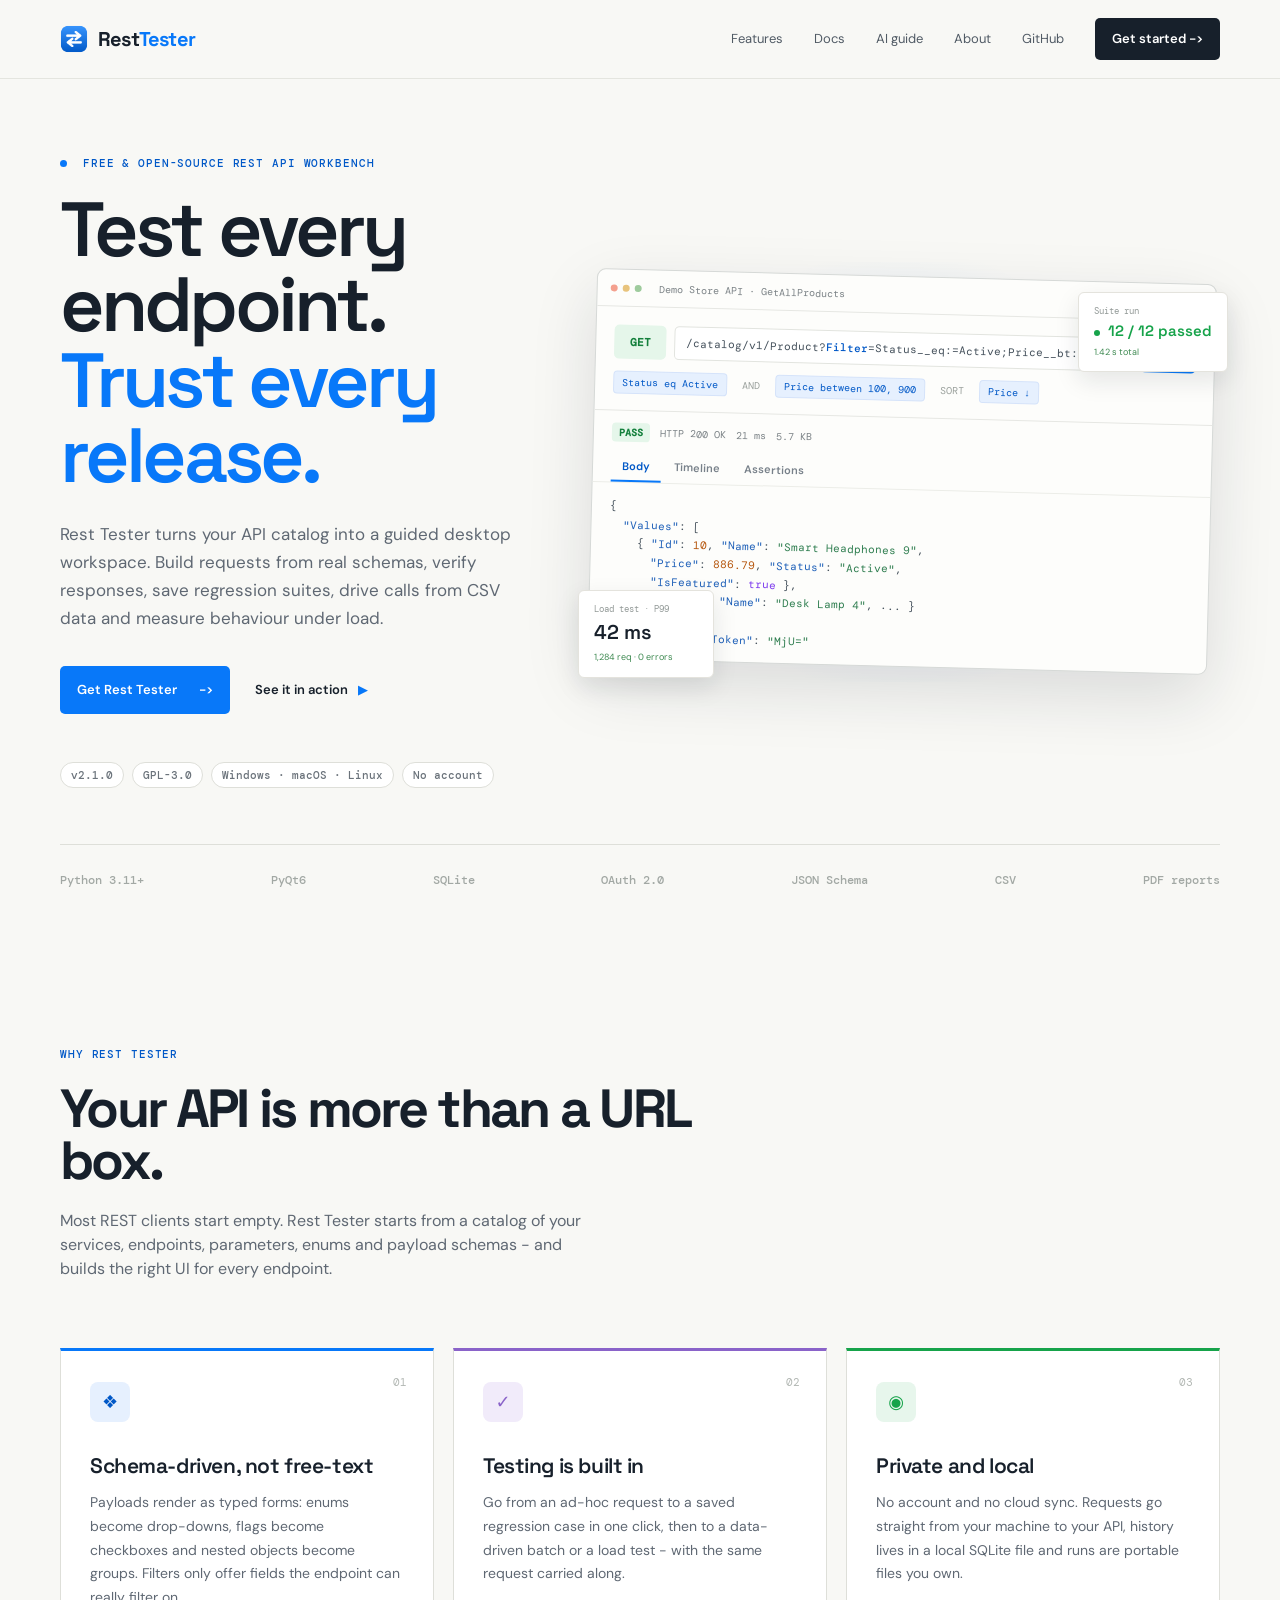
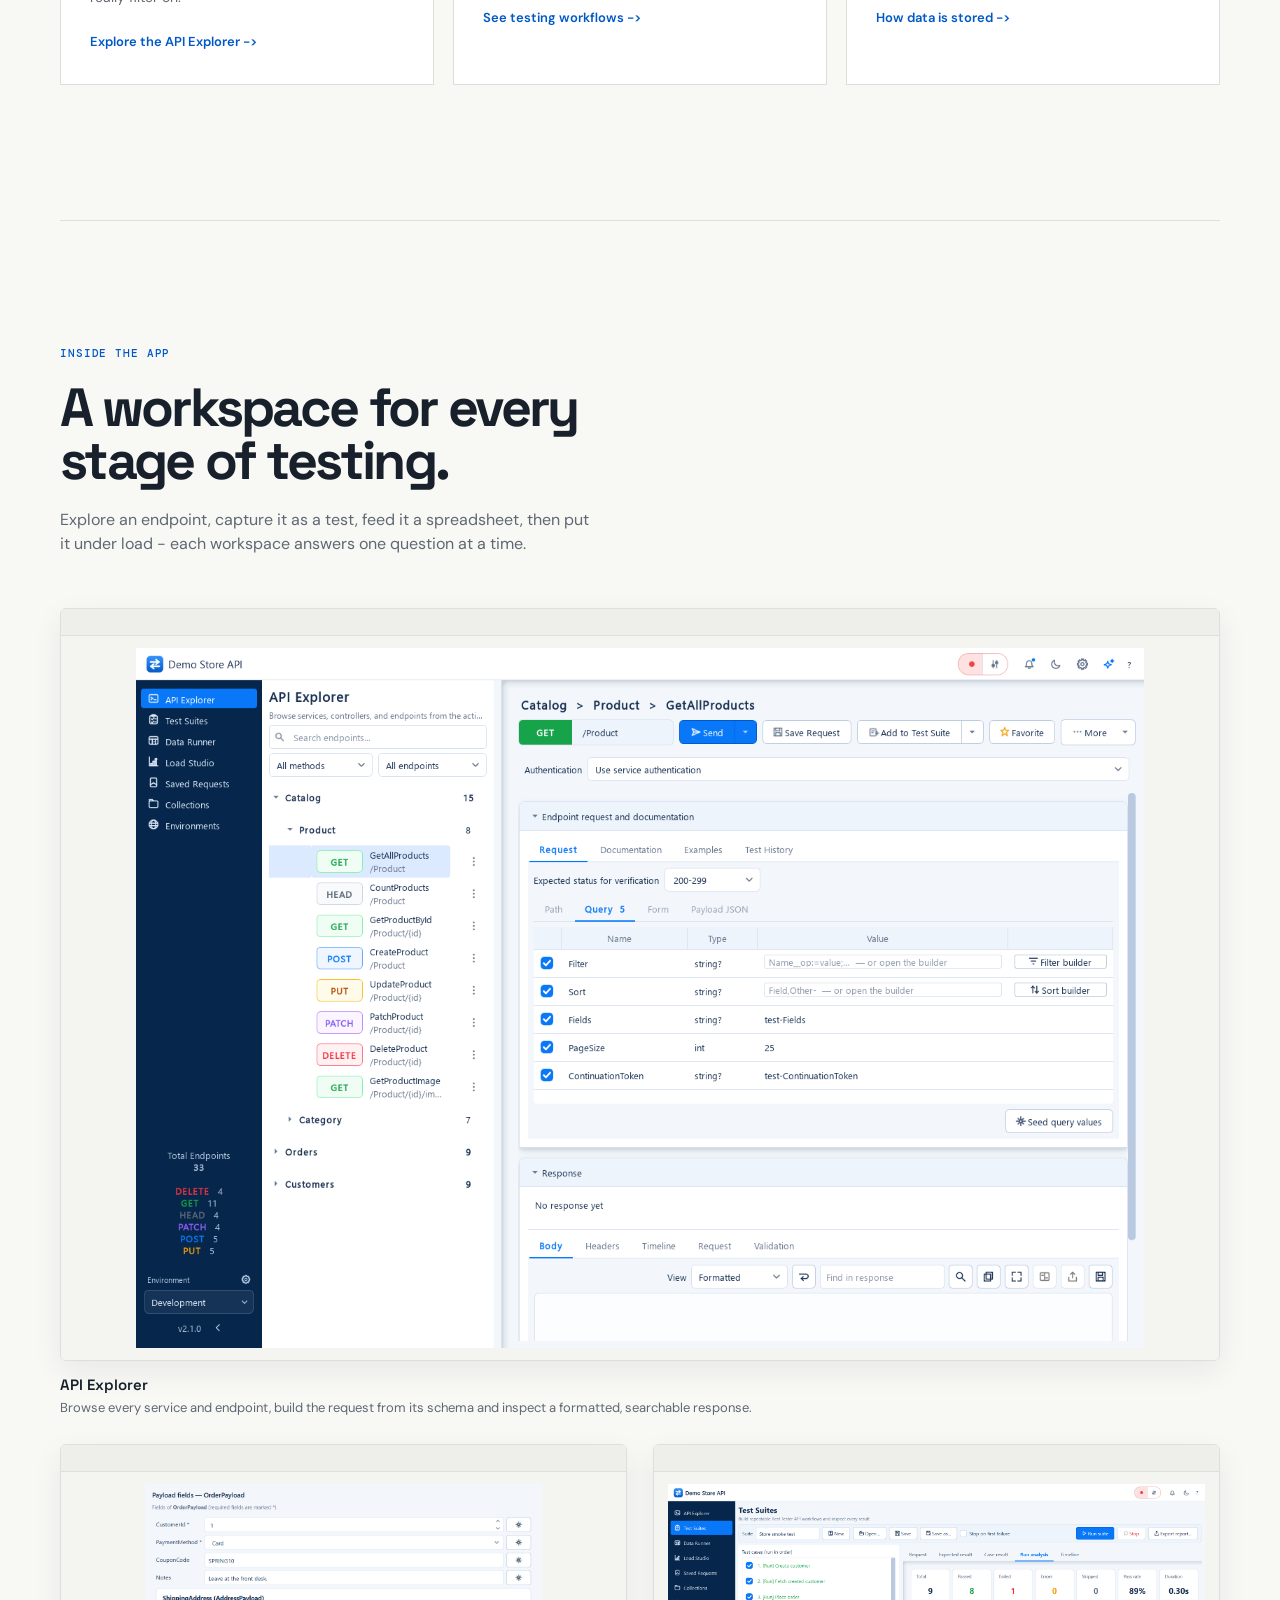
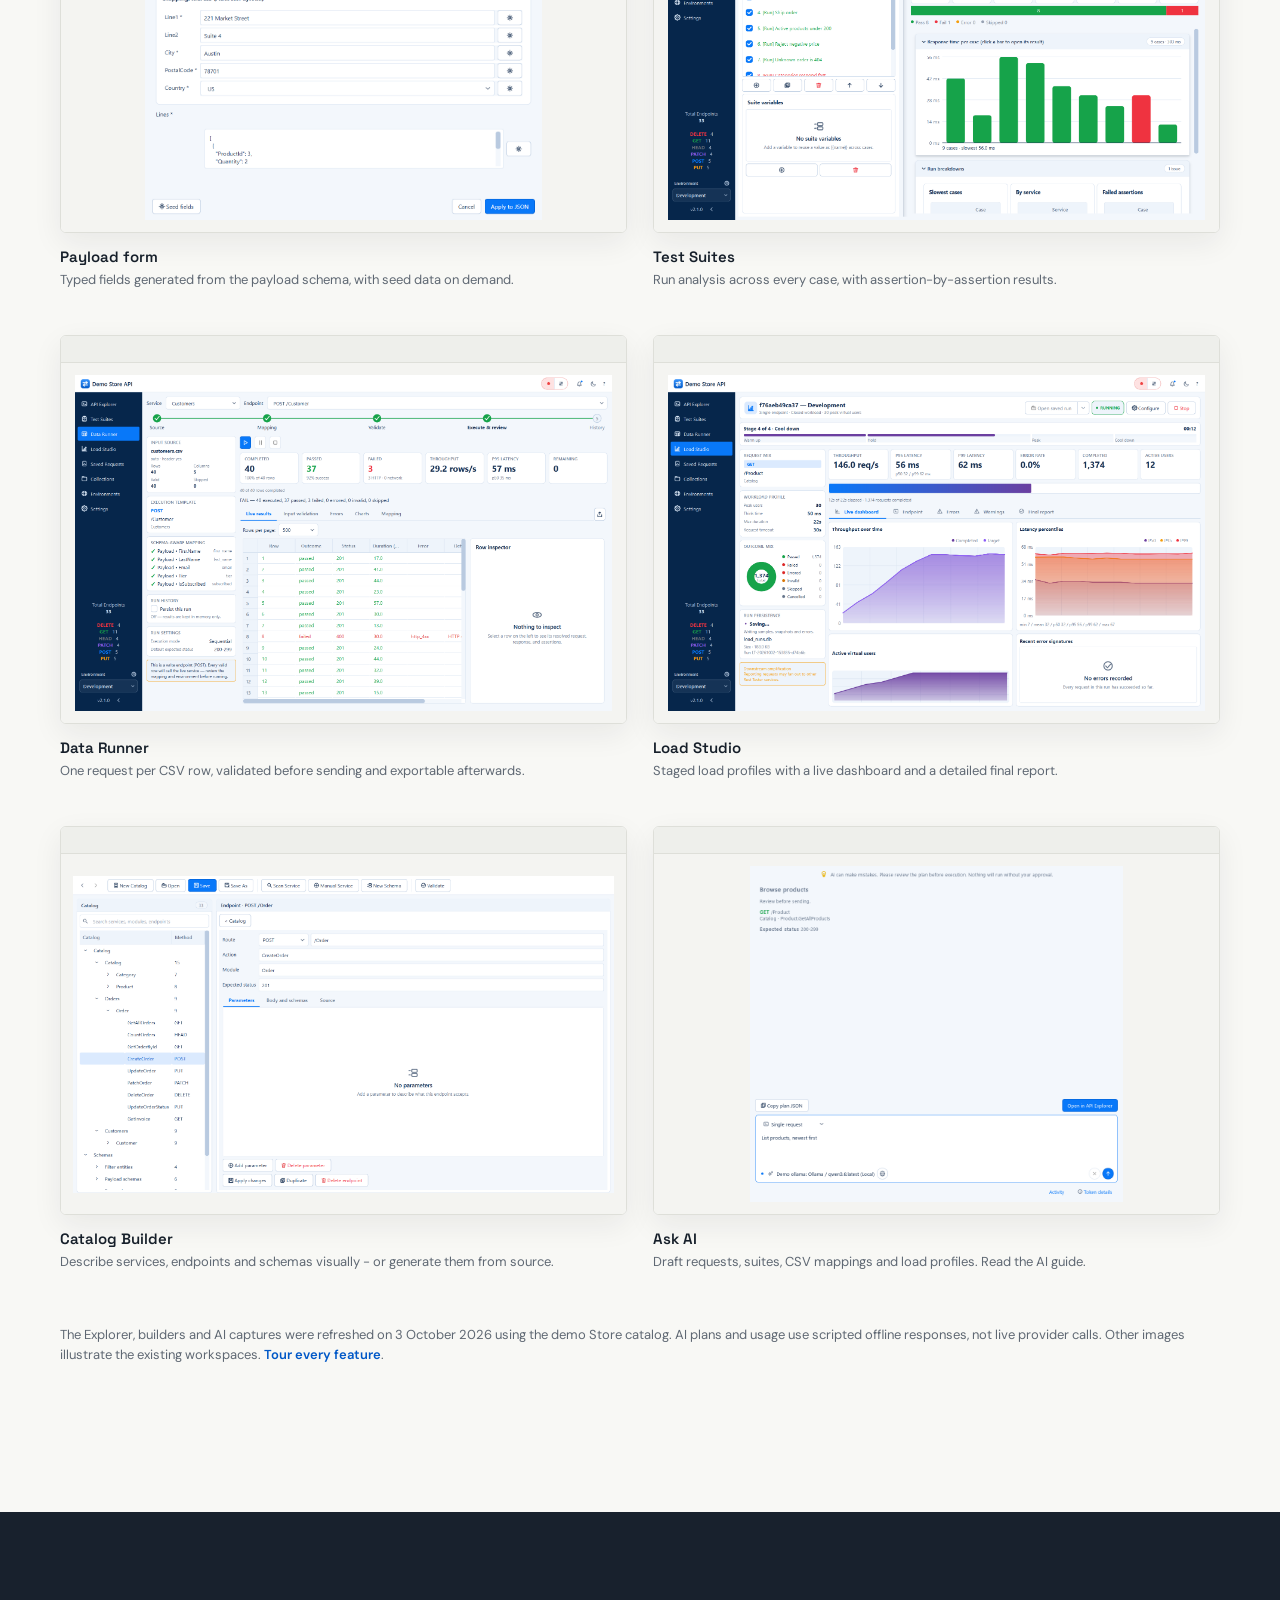
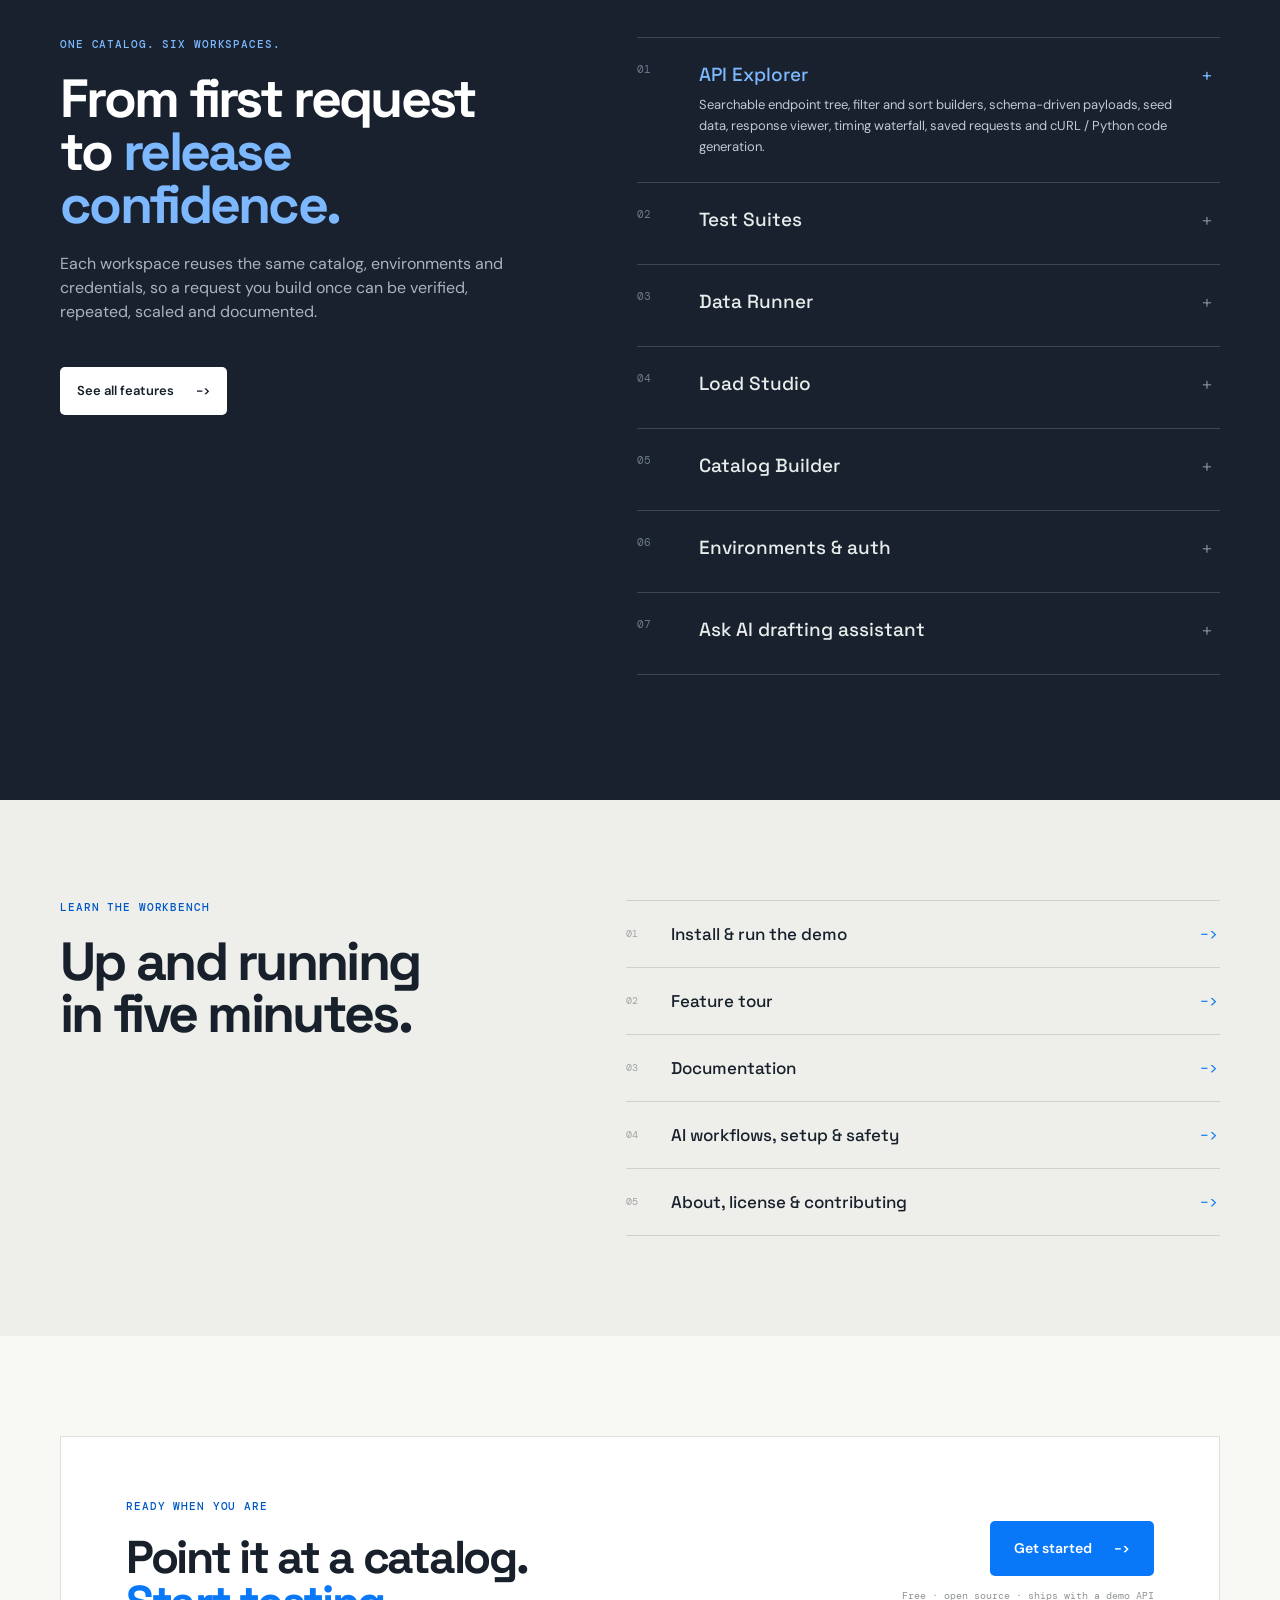
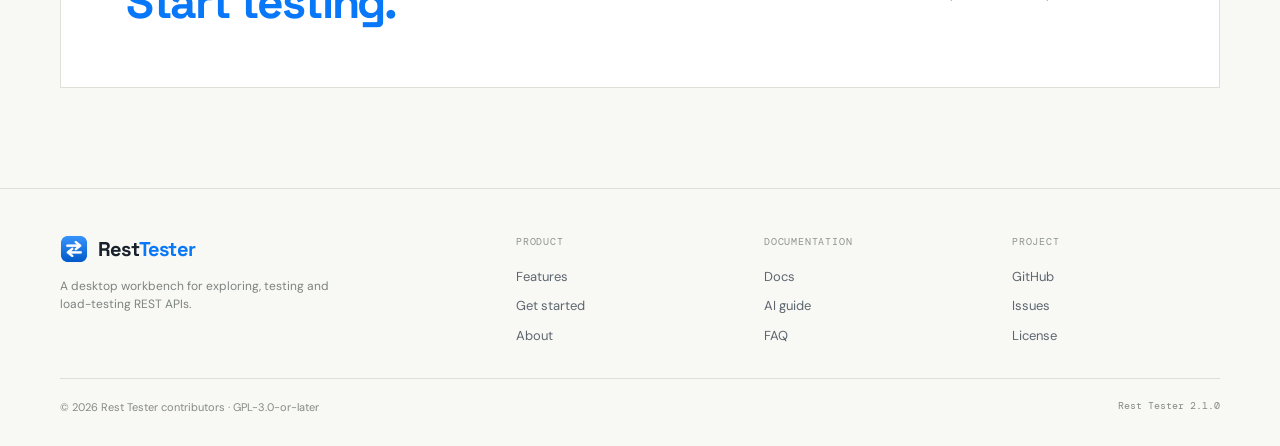
<file: docs/index.html>
<!doctype html>
<html lang="en">
<head>
  <meta charset="utf-8">
  <meta name="viewport" content="width=device-width, initial-scale=1">
  <title>Rest Tester - Desktop REST API Testing, Data-Driven &amp; Load Testing Tool</title>
  <meta name="description" content="Rest Tester is a free, open-source desktop workbench for exploring, testing and load-testing REST APIs. Schema-driven requests, regression suites, CSV data runs and load tests - for Windows, macOS and Linux.">
  <meta name="keywords" content="REST API testing tool, API client desktop, API load testing, data-driven API testing, API regression testing, open source Postman alternative, PyQt6 API tester">
  <link rel="canonical" href="https://priyankdalal.github.io/rest-tester/">
  <meta name="robots" content="index, follow, max-image-preview:large">
  <meta name="author" content="Rest Tester contributors">
  <meta name="theme-color" content="#0878f9">
  <meta property="og:type" content="website">
  <meta property="og:site_name" content="Rest Tester">
  <meta property="og:title" content="Rest Tester - Explore, test and load-test REST APIs">
  <meta property="og:description" content="A free desktop workbench that turns your API catalog into schema-driven requests, regression suites, CSV data runs and load tests.">
  <meta property="og:url" content="https://priyankdalal.github.io/rest-tester/">
  <meta property="og:locale" content="en_US">
  <meta property="og:image" content="https://priyankdalal.github.io/rest-tester/assets/og-image.png">
  <meta property="og:image:width" content="1200">
  <meta property="og:image:height" content="630">
  <meta property="og:image:alt" content="The current Rest Tester API Explorer showing the endpoint tree and schema-driven request workspace">
  <meta name="twitter:card" content="summary_large_image">
  <meta name="twitter:title" content="Rest Tester - Explore, test and load-test REST APIs">
  <meta name="twitter:description" content="Schema-driven requests, regression suites, CSV data runs and load tests in one free desktop app.">
  <meta name="twitter:image" content="https://priyankdalal.github.io/rest-tester/assets/og-image.png">
  <meta name="twitter:image:alt" content="The Rest Tester API Explorer">
  <link rel="icon" href="assets/favicon.ico" sizes="any">
  <link rel="icon" type="image/png" sizes="32x32" href="assets/favicon-32.png">
  <link rel="apple-touch-icon" sizes="180x180" href="assets/apple-touch-icon.png">
  <link rel="manifest" href="site.webmanifest">
  <link rel="preconnect" href="https://fonts.googleapis.com">
  <link rel="preconnect" href="https://fonts.gstatic.com" crossorigin>
  <link rel="stylesheet" href="https://fonts.googleapis.com/css2?family=DM+Mono:wght@400;500&amp;family=DM+Sans:wght@400;500;600;700&amp;family=Space+Grotesk:wght@500;600;700&amp;display=swap">
  <link rel="stylesheet" href="styles.css">
  <script type="application/ld+json">
  {
    "@context": "https://schema.org",
    "@graph": [
      {
        "@type": "WebSite",
        "@id": "https://priyankdalal.github.io/rest-tester/#website",
        "name": "Rest Tester",
        "url": "https://priyankdalal.github.io/rest-tester/",
        "description": "A desktop workbench for exploring, testing and load-testing REST APIs.",
        "inLanguage": "en"
      },
      {
        "@type": "SoftwareApplication",
        "@id": "https://priyankdalal.github.io/rest-tester/#app",
        "name": "Rest Tester",
        "applicationCategory": "DeveloperApplication",
        "applicationSubCategory": "API testing",
        "operatingSystem": "Windows, macOS, Linux",
        "softwareVersion": "2.1.0",
        "url": "https://priyankdalal.github.io/rest-tester/",
        "downloadUrl": "https://github.com/priyankdalal/rest-tester",
        "installUrl": "https://priyankdalal.github.io/rest-tester/download.html",
        "license": "https://www.gnu.org/licenses/gpl-3.0.html",
        "isAccessibleForFree": true,
        "image": "https://priyankdalal.github.io/rest-tester/assets/icon-512.png",
        "screenshot": [
          "https://priyankdalal.github.io/rest-tester/images/api-explorer.png",
          "https://priyankdalal.github.io/rest-tester/images/test-suites.png",
          "https://priyankdalal.github.io/rest-tester/images/data-runner-results.png",
          "https://priyankdalal.github.io/rest-tester/images/load-studio-live.png",
          "https://priyankdalal.github.io/rest-tester/images/catalog-builder-endpoint.png",
          "https://priyankdalal.github.io/rest-tester/images/environments.png"
        ],
        "description": "Rest Tester turns an API catalog into a guided workspace: browse every endpoint, build requests from their schemas, verify responses, organise regression suites, drive requests from CSV data and measure behaviour under load.",
        "featureList": [
          "Schema-driven request builder with typed payload forms",
          "Filter and sort builders that offer only valid fields and operators",
          "Regression test suites with body, JSON, header, timing and schema assertions",
          "Data-driven runs from CSV files",
          "Closed-model load testing with live dashboard and PDF report",
          "Visual API catalog builder",
          "Managed OAuth 2.0, Microsoft Entra and API key authentication",
          "Catalog-aware AI drafts for requests, suites, CSV mappings and load profiles"
        ],
        "offers": { "@type": "Offer", "price": "0", "priceCurrency": "USD" }
      },
      {
        "@type": "SoftwareSourceCode",
        "name": "Rest Tester source code",
        "codeRepository": "https://github.com/priyankdalal/rest-tester",
        "programmingLanguage": "Python",
        "runtimePlatform": "Python 3.11+, PyQt6",
        "license": "https://www.gnu.org/licenses/gpl-3.0.html",
        "targetProduct": { "@id": "https://priyankdalal.github.io/rest-tester/#app" }
      }
    ]
  }
  </script>
</head>
<body>
  <a class="skip-link" href="#main">Skip to content</a>
  <header class="site-header">
    <nav class="nav shell" aria-label="Main navigation">
      <a class="brand" href="./" aria-label="Rest Tester home">
        <img src="assets/logo.png" alt="" width="28" height="28">
        <span>Rest<span>Tester</span></span>
      </a>
      <button class="menu-toggle" type="button" aria-expanded="false" aria-controls="site-menu">Menu</button>
      <div class="nav-links" id="site-menu">
        <a href="features.html">Features</a>
        <a href="docs.html">Docs</a>
        <a href="ai.html">AI guide</a>
        <a href="about.html">About</a>
        <a href="https://github.com/priyankdalal/rest-tester" rel="noopener">GitHub</a>
        <a class="nav-cta" href="download.html">Get started <span aria-hidden="true">-&gt;</span></a>
      </div>
    </nav>
  </header>

  <main id="main">
    <section class="hero shell">
      <div class="hero-copy">
        <p class="eyebrow"><span class="eyebrow-dot"></span> Free &amp; open-source REST API workbench</p>
        <h1>Test every endpoint.<br><em>Trust every release.</em></h1>
        <p class="hero-lede">Rest Tester turns your API catalog into a guided desktop workspace. Build requests from real schemas, verify responses, save regression suites, drive calls from CSV data and measure behaviour under load.</p>
        <div class="hero-actions">
          <a class="button button-primary" href="download.html">Get Rest Tester <span aria-hidden="true">-&gt;</span></a>
          <a class="text-link" href="#screenshots">See it in action <span aria-hidden="true">&#9654;</span></a>
        </div>
        <div class="hero-proof" aria-label="Highlights">
          <span>v2.1.0</span><span>GPL-3.0</span><span>Windows &middot; macOS &middot; Linux</span><span>No account</span>
        </div>
      </div>

      <div class="hero-visual" aria-label="Interactive preview of a request and its response">
        <div class="visual-glow"></div>
        <div class="app-window">
          <div class="window-bar"><span class="window-dot red"></span><span class="window-dot yellow"></span><span class="window-dot green"></span><span class="window-title">Demo Store API &middot; GetAllProducts</span><span class="run-state"><b></b> Connected</span></div>
          <div class="request-pane">
            <div class="request-line">
              <span class="method">GET</span>
              <span class="url">/catalog/v1/Product?<b>Filter</b>=Status__eq:=Active;Price__bt:=100,900&amp;<b>Sort</b>=Price-</span>
              <span class="send" aria-hidden="true">Send</span>
            </div>
            <div class="filter-chips" aria-label="Filter conditions">
              <span class="chip">Status eq Active</span><span class="chip join">AND</span><span class="chip">Price between 100, 900</span><span class="chip join">SORT</span><span class="chip">Price &darr;</span>
            </div>
          </div>
          <div class="response-pane">
            <div class="response-meta"><span class="pill-pass">PASS</span><span>HTTP 200 OK</span><span>21 ms</span><span>5.7 KB</span></div>
            <div class="mock-tabs" role="tablist" aria-label="Response views">
              <button class="mock-tab" type="button" role="tab" id="tab-body" aria-selected="true" aria-controls="panel-body">Body</button>
              <button class="mock-tab" type="button" role="tab" id="tab-timeline" aria-selected="false" aria-controls="panel-timeline" tabindex="-1">Timeline</button>
              <button class="mock-tab" type="button" role="tab" id="tab-asserts" aria-selected="false" aria-controls="panel-asserts" tabindex="-1">Assertions</button>
            </div>
<pre class="mock-panel" id="panel-body" role="tabpanel" aria-labelledby="tab-body">{
  <span class="j-key">"Values"</span>: [
    { <span class="j-key">"Id"</span>: <span class="j-num">10</span>, <span class="j-key">"Name"</span>: <span class="j-str">"Smart Headphones 9"</span>,
      <span class="j-key">"Price"</span>: <span class="j-num">886.79</span>, <span class="j-key">"Status"</span>: <span class="j-str">"Active"</span>,
      <span class="j-key">"IsFeatured"</span>: <span class="j-bool">true</span> },
    { <span class="j-key">"Id"</span>: <span class="j-num">31</span>, <span class="j-key">"Name"</span>: <span class="j-str">"Desk Lamp 4"</span>, ... }
  ],
  <span class="j-key">"ContinuationToken"</span>: <span class="j-str">"MjU="</span>
}</pre>
            <div class="mock-panel" id="panel-timeline" role="tabpanel" aria-labelledby="tab-timeline" hidden>
              <div class="timeline-row"><span>DNS</span><i style="width:8%;background:#7db8ff"></i><span>1 ms</span></div>
              <div class="timeline-row"><span>TCP</span><i style="width:14%;margin-left:8%;background:#8a63c9"></i><span>2 ms</span></div>
              <div class="timeline-row"><span>TLS</span><i style="width:18%;margin-left:22%;background:#f59e0b"></i><span>4 ms</span></div>
              <div class="timeline-row"><span>HTTP</span><i style="width:60%;margin-left:40%;background:#0878f9"></i><span>14 ms</span></div>
              <div class="timeline-row"><span>Total</span><i style="width:100%;background:#16a34a"></i><span>21 ms</span></div>
            </div>
            <div class="mock-panel" id="panel-asserts" role="tabpanel" aria-labelledby="tab-asserts" hidden>
              <div class="assert-row"><b>&#10003;</b><span>Status is 200</span></div>
              <div class="assert-row"><b>&#10003;</b><span>$.Values length at least 1</span></div>
              <div class="assert-row"><b>&#10003;</b><span>$.Values[0].Status equals "Active"</span></div>
              <div class="assert-row"><b>&#10003;</b><span>Responds within 500 ms</span></div>
              <div class="assert-row"><b>&#10003;</b><span>Matches the response schema</span></div>
            </div>
          </div>
        </div>
        <div class="metric-card metric-one"><span>Load test &middot; P99</span><strong>42 ms</strong><small>1,284 req &middot; 0 errors</small></div>
        <div class="metric-card metric-two"><span>Suite run</span><strong><i></i> 12 / 12 passed</strong><small>1.42 s total</small></div>
      </div>
    </section>

    <section class="logo-strip shell" aria-label="Built with">
      <span>Python 3.11+</span><span>PyQt6</span><span>SQLite</span><span>OAuth 2.0</span><span>JSON Schema</span><span>CSV</span><span>PDF reports</span>
    </section>

    <section class="section shell" id="why">
      <div class="section-heading">
        <p class="eyebrow">Why Rest Tester</p>
        <h2>Your API is more than a URL box.</h2>
        <p>Most REST clients start empty. Rest Tester starts from a catalog of your services, endpoints, parameters, enums and payload schemas - and builds the right UI for every endpoint.</p>
      </div>
      <div class="feature-grid">
        <article class="feature-card"><span class="feature-number">01</span><div class="feature-icon" aria-hidden="true">&#10070;</div><h3>Schema-driven, not free-text</h3><p>Payloads render as typed forms: enums become drop-downs, flags become checkboxes and nested objects become groups. Filters only offer fields the endpoint can really filter on.</p><a href="features.html#explorer">Explore the API Explorer -&gt;</a></article>
        <article class="feature-card accent-purple"><span class="feature-number">02</span><div class="feature-icon" aria-hidden="true">&#10003;</div><h3>Testing is built in</h3><p>Go from an ad-hoc request to a saved regression case in one click, then to a data-driven batch or a load test - with the same request carried along.</p><a href="features.html#suites">See testing workflows -&gt;</a></article>
        <article class="feature-card accent-green"><span class="feature-number">03</span><div class="feature-icon" aria-hidden="true">&#9673;</div><h3>Private and local</h3><p>No account and no cloud sync. Requests go straight from your machine to your API, history lives in a local SQLite file and runs are portable files you own.</p><a href="docs.html#storage">How data is stored -&gt;</a></article>
      </div>
    </section>

    <section class="section shell alt-section" id="screenshots">
      <div class="section-heading">
        <p class="eyebrow">Inside the app</p>
        <h2>A workspace for every stage of testing.</h2>
        <p>Explore an endpoint, capture it as a test, feed it a spreadsheet, then put it under load - each workspace answers one question at a time.</p>
      </div>
      <div class="shot-grid">
        <figure class="shot shot-wide">
          <div class="shot-frame"><img src="images/api-explorer.png" alt="Current Rest Tester API Explorer with the endpoint tree, a GET draft and schema-driven query fields" width="1440" height="1000" loading="lazy" decoding="async"></div>
          <figcaption><strong>API Explorer</strong><span>Browse every service and endpoint, build the request from its schema and inspect a formatted, searchable response.</span></figcaption>
        </figure>
        <figure class="shot">
          <div class="shot-frame"><img src="images/payload-form.png" alt="Payload form rendered from a schema with text, number, enum and boolean fields" width="1125" height="950" loading="lazy" decoding="async"></div>
          <figcaption><strong>Payload form</strong><span>Typed fields generated from the payload schema, with seed data on demand.</span></figcaption>
        </figure>
        <figure class="shot">
          <div class="shot-frame"><img src="images/test-suites.png" alt="Test suite run analysis with pass and fail counts and per-case timings" width="1800" height="1125" loading="lazy" decoding="async"></div>
          <figcaption><strong>Test Suites</strong><span>Run analysis across every case, with assertion-by-assertion results.</span></figcaption>
        </figure>
        <figure class="shot">
          <div class="shot-frame"><img src="images/data-runner-results.png" alt="Data Runner results table showing the outcome and timing of each CSV row" width="1800" height="1125" loading="lazy" decoding="async"></div>
          <figcaption><strong>Data Runner</strong><span>One request per CSV row, validated before sending and exportable afterwards.</span></figcaption>
        </figure>
        <figure class="shot">
          <div class="shot-frame"><img src="images/load-studio-live.png" alt="Load Studio live dashboard with throughput, latency percentile and virtual user charts" width="1800" height="1125" loading="lazy" decoding="async"></div>
          <figcaption><strong>Load Studio</strong><span>Staged load profiles with a live dashboard and a detailed final report.</span></figcaption>
        </figure>
        <figure class="shot">
          <div class="shot-frame"><img src="images/catalog-builder-endpoint.png" alt="Catalog Builder editing an endpoint's route, parameters and schemas" width="1800" height="1055" loading="lazy" decoding="async"></div>
          <figcaption><strong>Catalog Builder</strong><span>Describe services, endpoints and schemas visually - or generate them from source.</span></figcaption>
        </figure>
        <figure class="shot">
          <div class="shot-frame"><img src="images/ai-request.png" alt="Current Ask AI request draft with provider settings and review controls" width="1000" height="900" loading="lazy" decoding="async"></div>
          <figcaption><strong>Ask AI</strong><span>Draft requests, suites, CSV mappings and load profiles. <a href="ai.html">Read the AI guide</a>.</span></figcaption>
        </figure>
      </div>
      <p class="shot-note">The Explorer, builders and AI captures were refreshed on 3 October 2026 using the demo Store catalog. AI plans and usage use scripted offline responses, not live provider calls. Other images illustrate the existing workspaces. <a href="features.html">Tour every feature</a>.</p>
    </section>

    <section class="dark-section" id="workspaces">
      <div class="shell capability-layout">
        <div class="section-heading light">
          <p class="eyebrow">One catalog. Six workspaces.</p>
          <h2>From first request<br>to <em>release confidence.</em></h2>
          <p>Each workspace reuses the same catalog, environments and credentials, so a request you build once can be verified, repeated, scaled and documented.</p>
          <a class="button button-light" href="features.html">See all features <span aria-hidden="true">-&gt;</span></a>
        </div>
        <div class="capability-list">
          <button class="capability" type="button" aria-expanded="true"><span>01</span><div><h3>API Explorer</h3><p>Searchable endpoint tree, filter and sort builders, schema-driven payloads, seed data, response viewer, timing waterfall, saved requests and cURL / Python code generation.</p></div><b aria-hidden="true">+</b></button>
          <button class="capability" type="button" aria-expanded="false"><span>02</span><div><h3>Test Suites</h3><p>Ordered regression cases with expected status and body, JSON-path, header, timing and response-schema assertions. Suites are plain JSON you can version.</p></div><b aria-hidden="true">+</b></button>
          <button class="capability" type="button" aria-expanded="false"><span>03</span><div><h3>Data Runner</h3><p>Map CSV columns onto path, query, header and payload fields, validate every row, run in parallel and review or export the results.</p></div><b aria-hidden="true">+</b></button>
          <button class="capability" type="button" aria-expanded="false"><span>04</span><div><h3>Load Studio</h3><p>Ramp-up, steady and ramp-down stages, safety limits and thresholds, a live dashboard and a PDF report with diagnosed shortcomings and suggested fixes.</p></div><b aria-hidden="true">+</b></button>
          <button class="capability" type="button" aria-expanded="false"><span>05</span><div><h3>Catalog Builder</h3><p>Edit services, endpoints, parameters, schemas, enums and filterable fields - or scan ASP.NET Core repositories to generate the catalog.</p></div><b aria-hidden="true">+</b></button>
          <button class="capability" type="button" aria-expanded="false"><span>06</span><div><h3>Environments &amp; auth</h3><p>Per-environment base URLs, variables and headers, plus managed OAuth 2.0, Microsoft Entra / B2C, API key, JWT and ASAP credentials with automatic renewal.</p></div><b aria-hidden="true">+</b></button>
          <button class="capability" type="button" aria-expanded="false"><span>07</span><div><h3>Ask AI drafting assistant</h3><p>Ollama, Azure OpenAI, OpenAI, Claude and Sarvam AI. Four catalog-validated planning modes, activity diagnostics and token usage. Review first; only the native Send or Run executes.</p></div><b aria-hidden="true">+</b></button>
        </div>
      </div>
    </section>

    <section class="docs-section" id="learn">
      <div class="shell docs-inner">
        <div><p class="eyebrow">Learn the workbench</p><h2>Up and running<br>in five minutes.</h2></div>
        <div class="docs-links">
          <a href="download.html"><span>01</span><strong>Install &amp; run the demo</strong><b aria-hidden="true">-&gt;</b></a>
          <a href="features.html"><span>02</span><strong>Feature tour</strong><b aria-hidden="true">-&gt;</b></a>
          <a href="docs.html"><span>03</span><strong>Documentation</strong><b aria-hidden="true">-&gt;</b></a>
          <a href="ai.html"><span>04</span><strong>AI workflows, setup &amp; safety</strong><b aria-hidden="true">-&gt;</b></a>
          <a href="about.html"><span>05</span><strong>About, license &amp; contributing</strong><b aria-hidden="true">-&gt;</b></a>
        </div>
      </div>
    </section>

    <section class="cta-section shell" id="get-started">
      <div class="cta-card">
        <div><p class="eyebrow">Ready when you are</p><h2>Point it at a catalog.<br><em>Start testing.</em></h2></div>
        <div class="cta-action"><a class="button button-primary button-lg" href="download.html">Get started <span aria-hidden="true">-&gt;</span></a><small>Free &middot; open source &middot; ships with a demo API</small></div>
      </div>
    </section>
  </main>

  <footer class="footer">
    <div class="shell footer-grid">
      <div class="footer-brand">
        <a class="brand" href="./"><img src="assets/logo.png" alt="" width="28" height="28"><span>Rest<span>Tester</span></span></a>
        <p>A desktop workbench for exploring, testing and load-testing REST APIs.</p>
      </div>
      <nav class="footer-col" aria-label="Product"><h2>Product</h2><a href="features.html">Features</a><a href="download.html">Get started</a><a href="about.html">About</a></nav>
      <nav class="footer-col" aria-label="Documentation"><h2>Documentation</h2><a href="docs.html">Docs</a><a href="ai.html">AI guide</a><a href="docs.html#faq">FAQ</a></nav>
      <nav class="footer-col" aria-label="Project"><h2>Project</h2><a href="https://github.com/priyankdalal/rest-tester" rel="noopener">GitHub</a><a href="https://github.com/priyankdalal/rest-tester/issues" rel="noopener">Issues</a><a href="about.html#license">License</a></nav>
    </div>
    <div class="shell footer-base"><span>&copy; 2026 Rest Tester contributors &middot; GPL-3.0-or-later</span><span class="footer-note">Rest Tester 2.1.0</span></div>
  </footer>
  <script src="script.js" defer></script>
</body>
</html>
</file>
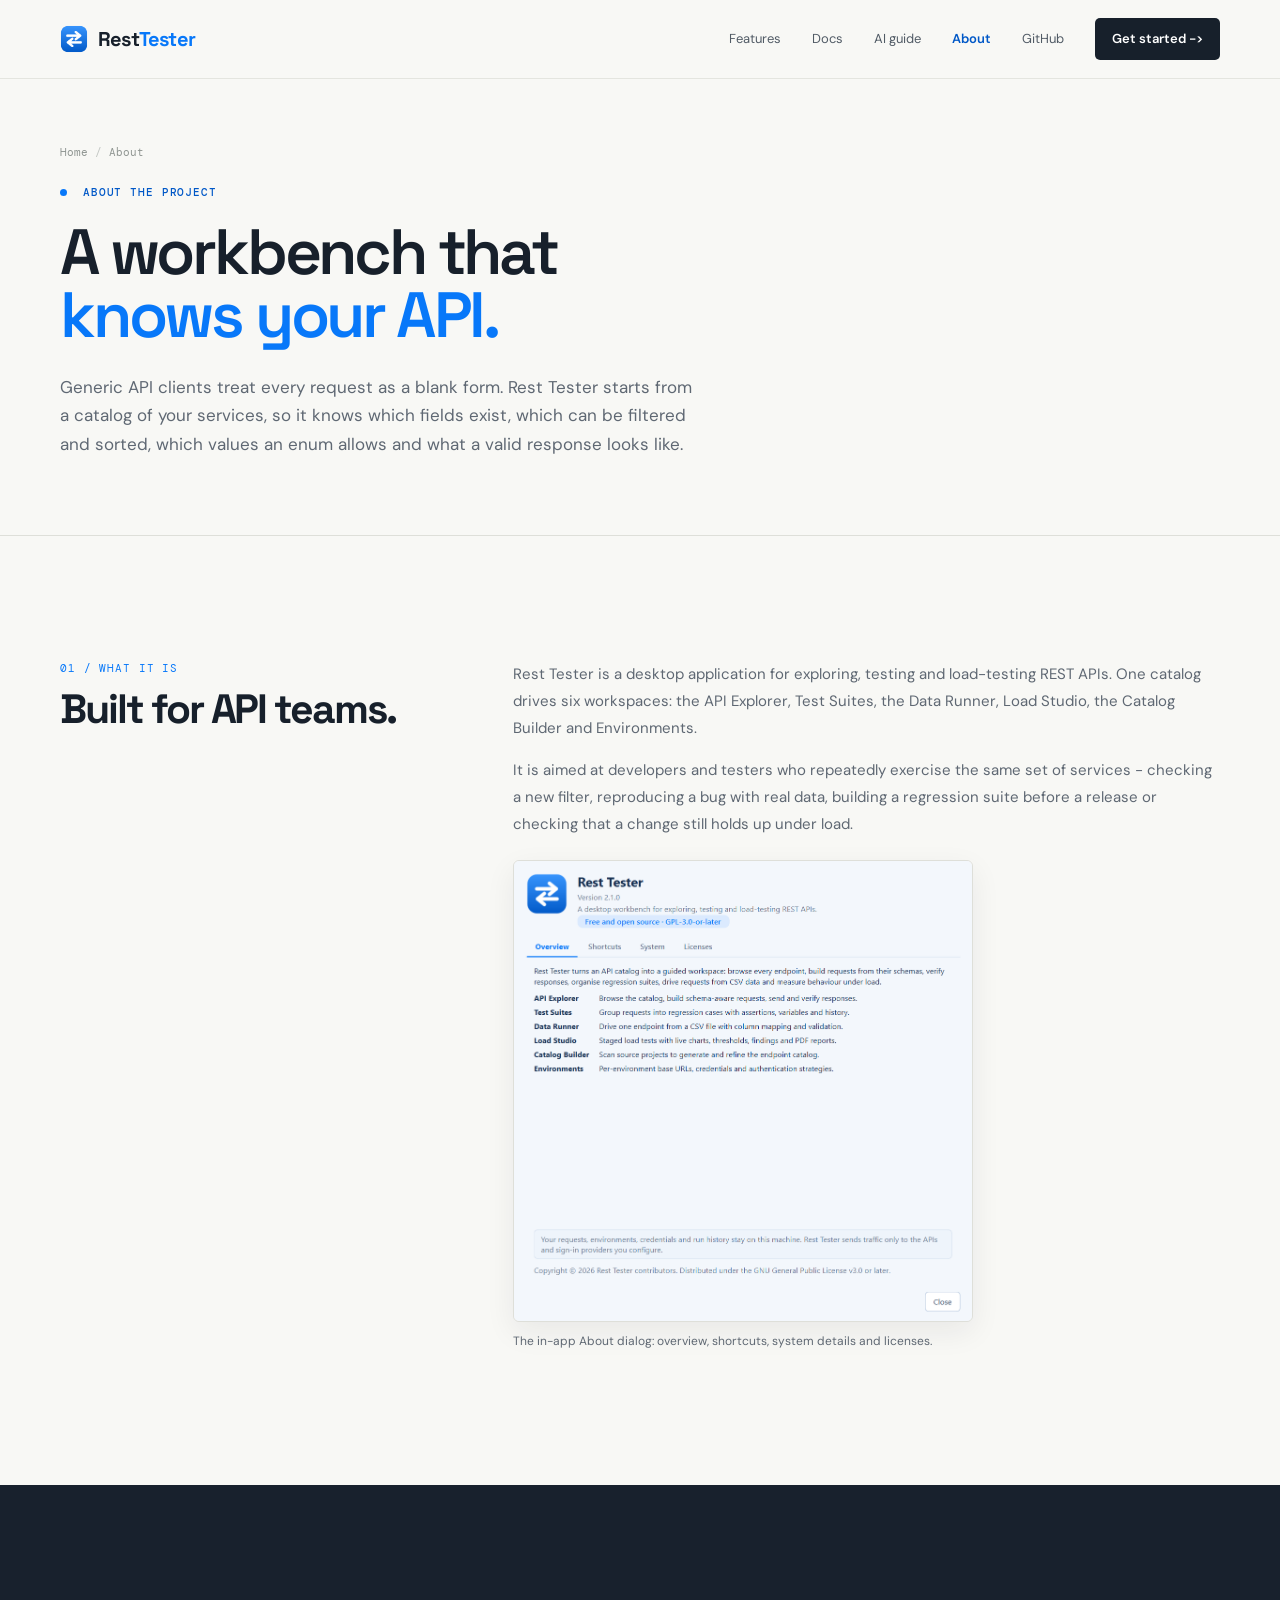
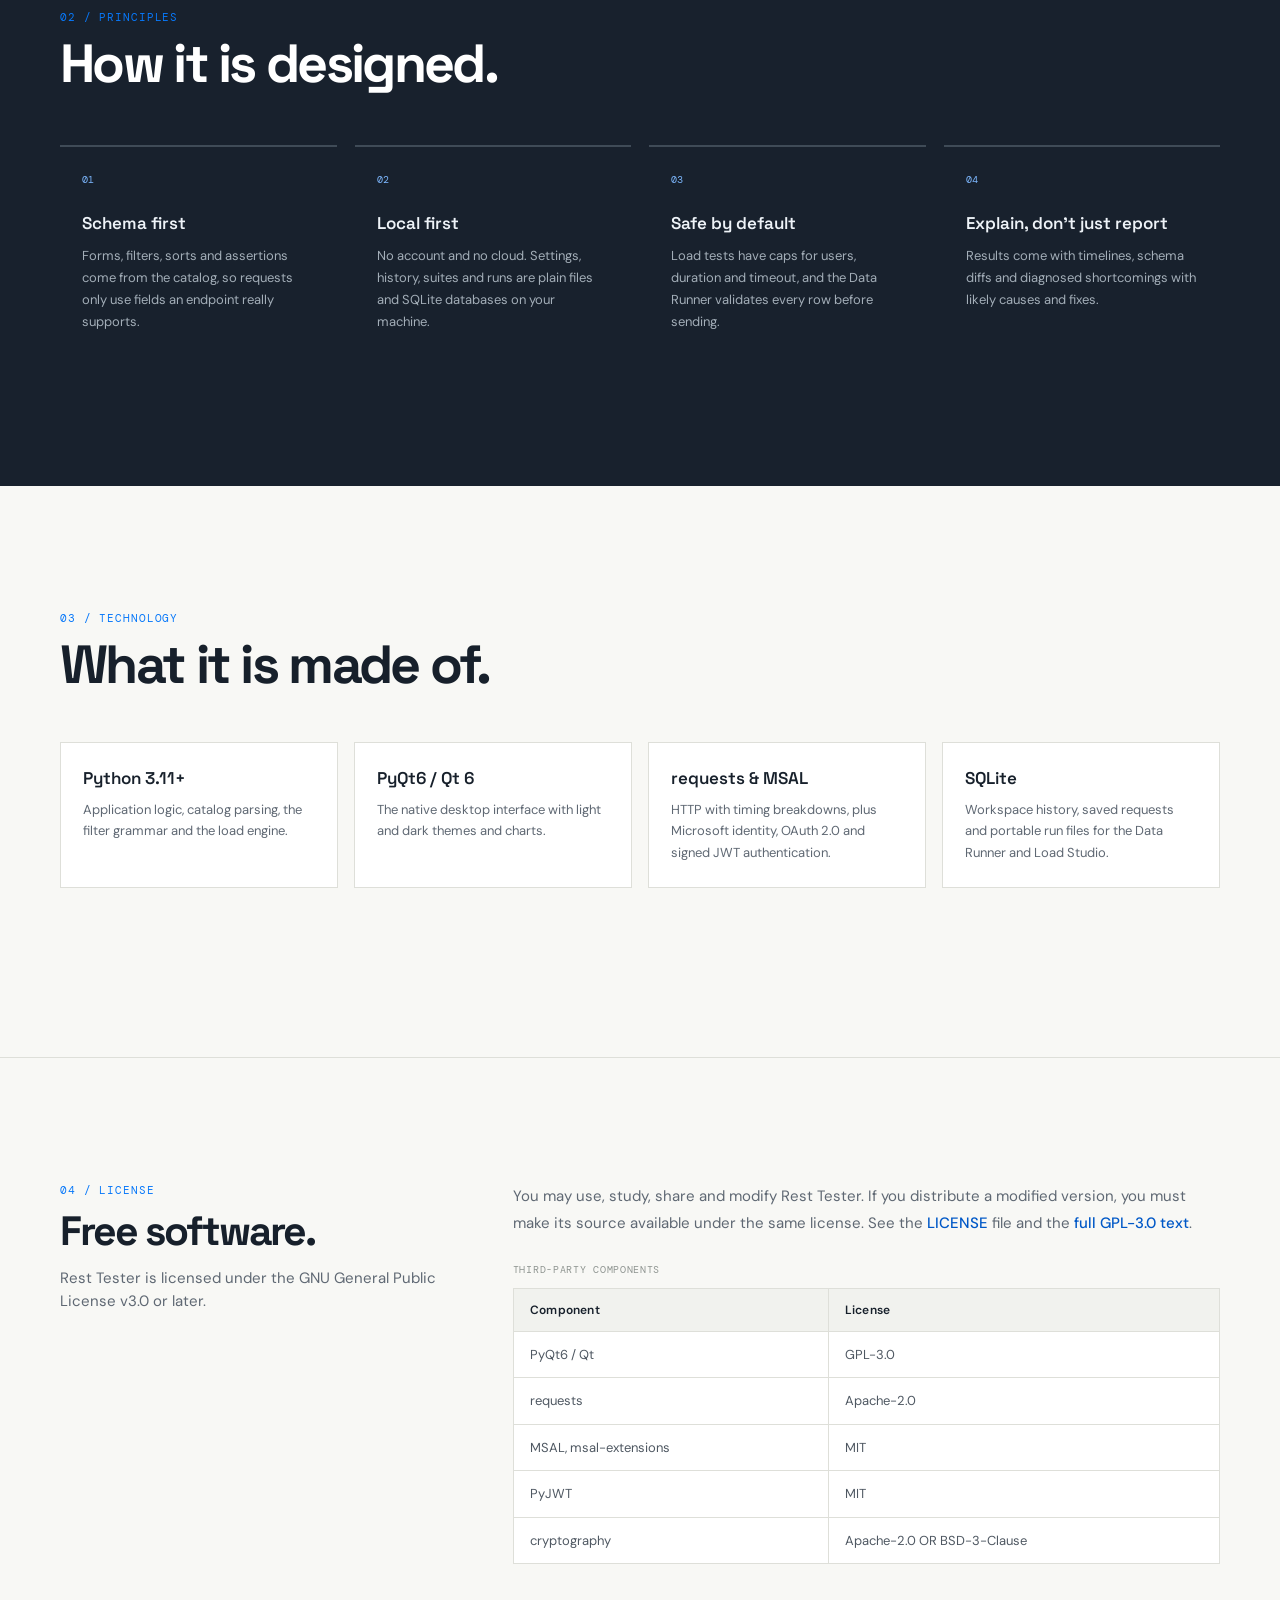
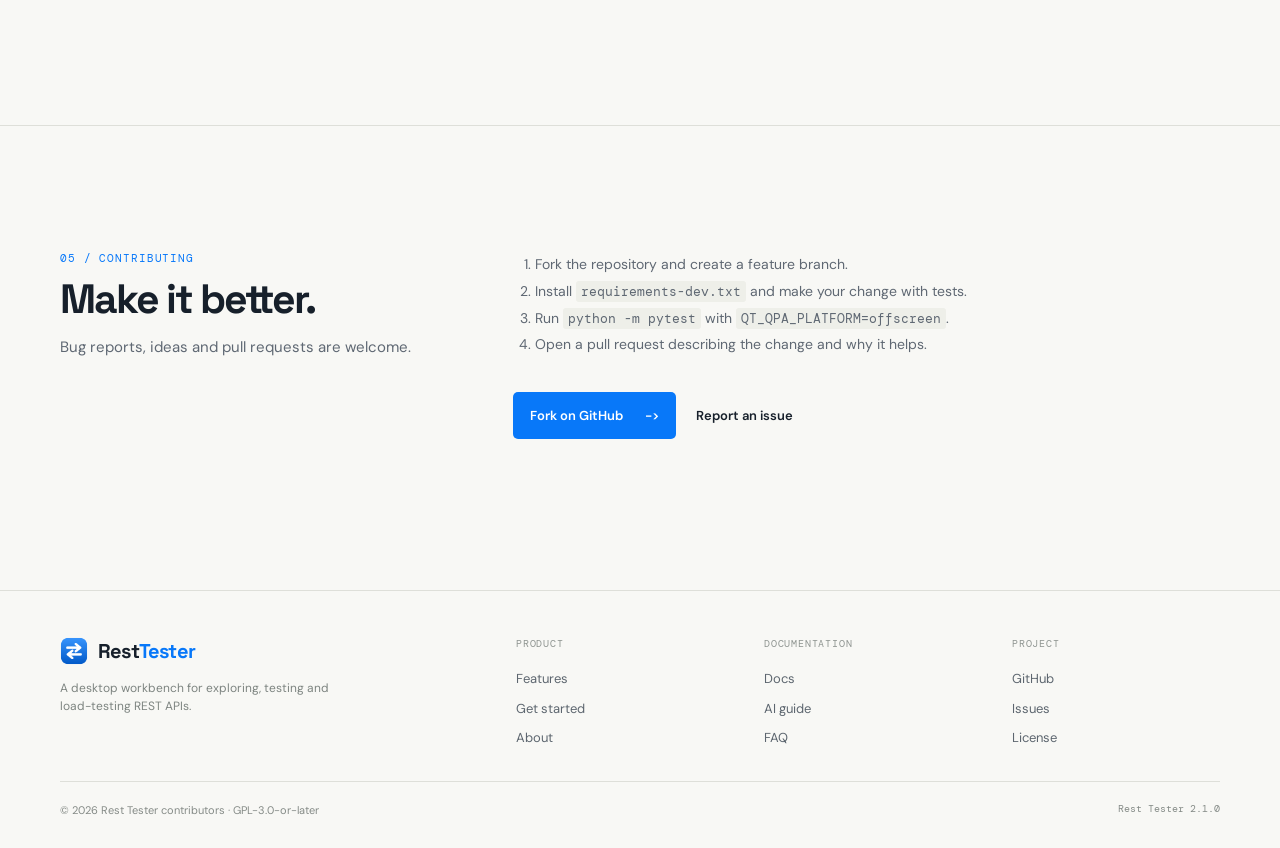
<file: docs/about.html>
<!doctype html>
<html lang="en">
<head>
  <meta charset="utf-8">
  <meta name="viewport" content="width=device-width, initial-scale=1">
  <title>About Rest Tester - Principles, Technology &amp; Open-Source License</title>
  <meta name="description" content="Rest Tester is a free, local-first REST API workbench built with Python and Qt. Learn its design principles, technology stack, GPL-3.0-or-later license, third-party components and how to contribute.">
  <meta name="keywords" content="Rest Tester about, open-source API testing tool, GPL API client, PyQt6 application, local-first API tester, contribute to Rest Tester">
  <link rel="canonical" href="https://priyankdalal.github.io/rest-tester/about.html">
  <meta name="robots" content="index, follow, max-image-preview:large">
  <meta name="theme-color" content="#0878f9">
  <meta property="og:type" content="website">
  <meta property="og:site_name" content="Rest Tester">
  <meta property="og:title" content="About Rest Tester">
  <meta property="og:description" content="A free, local-first REST API workbench - principles, technology, license and contributing.">
  <meta property="og:url" content="https://priyankdalal.github.io/rest-tester/about.html">
  <meta property="og:locale" content="en_US">
  <meta property="og:image" content="https://priyankdalal.github.io/rest-tester/assets/og-image.png">
  <meta property="og:image:width" content="1200">
  <meta property="og:image:height" content="630">
  <meta property="og:image:alt" content="The Rest Tester API Explorer">
  <meta name="twitter:card" content="summary_large_image">
  <meta name="twitter:title" content="About Rest Tester">
  <meta name="twitter:description" content="Principles, technology, license and contributing.">
  <meta name="twitter:image" content="https://priyankdalal.github.io/rest-tester/assets/og-image.png">
  <link rel="icon" href="assets/favicon.ico" sizes="any">
  <link rel="icon" type="image/png" sizes="32x32" href="assets/favicon-32.png">
  <link rel="apple-touch-icon" sizes="180x180" href="assets/apple-touch-icon.png">
  <link rel="manifest" href="site.webmanifest">
  <link rel="preconnect" href="https://fonts.googleapis.com">
  <link rel="preconnect" href="https://fonts.gstatic.com" crossorigin>
  <link rel="stylesheet" href="https://fonts.googleapis.com/css2?family=DM+Mono:wght@400;500&amp;family=DM+Sans:wght@400;500;600;700&amp;family=Space+Grotesk:wght@500;600;700&amp;display=swap">
  <link rel="stylesheet" href="styles.css">
  <script type="application/ld+json">
  {
    "@context": "https://schema.org",
    "@graph": [
      {
        "@type": "AboutPage",
        "name": "About Rest Tester",
        "url": "https://priyankdalal.github.io/rest-tester/about.html",
        "description": "Design principles, technology, license and contribution guide for Rest Tester.",
        "inLanguage": "en",
        "mainEntity": {
          "@type": "SoftwareApplication",
          "name": "Rest Tester",
          "softwareVersion": "2.1.0",
          "applicationCategory": "DeveloperApplication",
          "operatingSystem": "Windows, macOS, Linux",
          "license": "https://www.gnu.org/licenses/gpl-3.0.html",
          "url": "https://priyankdalal.github.io/rest-tester/"
        }
      },
      {
        "@type": "BreadcrumbList",
        "itemListElement": [
          { "@type": "ListItem", "position": 1, "name": "Home", "item": "https://priyankdalal.github.io/rest-tester/" },
          { "@type": "ListItem", "position": 2, "name": "About", "item": "https://priyankdalal.github.io/rest-tester/about.html" }
        ]
      }
    ]
  }
  </script>
</head>
<body>
  <a class="skip-link" href="#main">Skip to content</a>
  <header class="site-header">
    <nav class="nav shell" aria-label="Main navigation">
      <a class="brand" href="./" aria-label="Rest Tester home">
        <img src="assets/logo.png" alt="" width="28" height="28">
        <span>Rest<span>Tester</span></span>
      </a>
      <button class="menu-toggle" type="button" aria-expanded="false" aria-controls="site-menu">Menu</button>
      <div class="nav-links" id="site-menu">
        <a href="features.html">Features</a>
        <a href="docs.html">Docs</a>
        <a href="ai.html">AI guide</a>
        <a href="about.html" aria-current="page">About</a>
        <a href="https://github.com/priyankdalal/rest-tester" rel="noopener">GitHub</a>
        <a class="nav-cta" href="download.html">Get started <span aria-hidden="true">-&gt;</span></a>
      </div>
    </nav>
  </header>

  <main id="main">
    <section class="page-hero shell">
      <nav class="breadcrumb" aria-label="Breadcrumb"><ol><li><a href="./">Home</a></li><li aria-current="page">About</li></ol></nav>
      <p class="eyebrow"><span class="eyebrow-dot"></span> About the project</p>
      <h1>A workbench that<br><em>knows your API.</em></h1>
      <p class="page-lede">Generic API clients treat every request as a blank form. Rest Tester starts from a catalog of your services, so it knows which fields exist, which can be filtered and sorted, which values an enum allows and what a valid response looks like.</p>
    </section>

    <section class="section alt-section">
      <div class="shell split-block">
        <div class="split-sticky">
          <span class="chapter-number">01 / WHAT IT IS</span>
          <h2>Built for API teams.</h2>
        </div>
        <div class="prose">
          <p>Rest Tester is a desktop application for exploring, testing and load-testing REST APIs. One catalog drives six workspaces: the API Explorer, Test Suites, the Data Runner, Load Studio, the Catalog Builder and Environments.</p>
          <p>It is aimed at developers and testers who repeatedly exercise the same set of services - checking a new filter, reproducing a bug with real data, building a regression suite before a release or checking that a change still holds up under load.</p>
          <figure class="feature-shot"><img class="shot-small" src="images/about.png" alt="The Rest Tester About dialog showing version and license information" width="975" height="980" loading="lazy" decoding="async"><figcaption>The in-app About dialog: overview, shortcuts, system details and licenses.</figcaption></figure>
        </div>
      </div>
    </section>

    <section class="dark-section">
      <div class="shell">
        <div class="section-heading light">
          <span class="chapter-number">02 / PRINCIPLES</span>
          <h2>How it is designed.</h2>
        </div>
        <div class="principle-grid">
          <article class="principle"><span>01</span><h3>Schema first</h3><p>Forms, filters, sorts and assertions come from the catalog, so requests only use fields an endpoint really supports.</p></article>
          <article class="principle"><span>02</span><h3>Local first</h3><p>No account and no cloud. Settings, history, suites and runs are plain files and SQLite databases on your machine.</p></article>
          <article class="principle"><span>03</span><h3>Safe by default</h3><p>Load tests have caps for users, duration and timeout, and the Data Runner validates every row before sending.</p></article>
          <article class="principle"><span>04</span><h3>Explain, don't just report</h3><p>Results come with timelines, schema diffs and diagnosed shortcomings with likely causes and fixes.</p></article>
        </div>
      </div>
    </section>

    <section class="section">
      <div class="shell">
        <div class="section-heading">
          <span class="chapter-number">03 / TECHNOLOGY</span>
          <h2>What it is made of.</h2>
        </div>
        <div class="tech-grid">
          <article class="tech-card"><h3>Python 3.11+</h3><p>Application logic, catalog parsing, the filter grammar and the load engine.</p></article>
          <article class="tech-card"><h3>PyQt6 / Qt 6</h3><p>The native desktop interface with light and dark themes and charts.</p></article>
          <article class="tech-card"><h3>requests &amp; MSAL</h3><p>HTTP with timing breakdowns, plus Microsoft identity, OAuth 2.0 and signed JWT authentication.</p></article>
          <article class="tech-card"><h3>SQLite</h3><p>Workspace history, saved requests and portable run files for the Data Runner and Load Studio.</p></article>
        </div>
      </div>
    </section>

    <section class="section alt-section" id="license">
      <div class="shell split-block">
        <div class="split-sticky">
          <span class="chapter-number">04 / LICENSE</span>
          <h2>Free software.</h2>
          <p>Rest Tester is licensed under the GNU General Public License v3.0 or later.</p>
        </div>
        <div class="prose">
          <p>You may use, study, share and modify Rest Tester. If you distribute a modified version, you must make its source available under the same license. See the <a href="https://github.com/priyankdalal/rest-tester/blob/master/LICENSE" rel="noopener">LICENSE</a> file and the <a href="https://www.gnu.org/licenses/gpl-3.0.html" rel="noopener">full GPL-3.0 text</a>.</p>
          <table class="spec-table">
            <caption>Third-party components</caption>
            <thead><tr><th scope="col">Component</th><th scope="col">License</th></tr></thead>
            <tbody>
              <tr><td>PyQt6 / Qt</td><td>GPL-3.0</td></tr>
              <tr><td>requests</td><td>Apache-2.0</td></tr>
              <tr><td>MSAL, msal-extensions</td><td>MIT</td></tr>
              <tr><td>PyJWT</td><td>MIT</td></tr>
              <tr><td>cryptography</td><td>Apache-2.0 OR BSD-3-Clause</td></tr>
            </tbody>
          </table>
        </div>
      </div>
    </section>

    <section class="section alt-section" id="contributing">
      <div class="shell split-block">
        <div class="split-sticky">
          <span class="chapter-number">05 / CONTRIBUTING</span>
          <h2>Make it better.</h2>
          <p>Bug reports, ideas and pull requests are welcome.</p>
        </div>
        <div>
          <ol class="step-list">
            <li>Fork the repository and create a feature branch.</li>
            <li>Install <code>requirements-dev.txt</code> and make your change with tests.</li>
            <li>Run <code>python -m pytest</code> with <code>QT_QPA_PLATFORM=offscreen</code>.</li>
            <li>Open a pull request describing the change and why it helps.</li>
          </ol>
          <div class="download-actions">
            <a class="button button-primary" href="https://github.com/priyankdalal/rest-tester" rel="noopener">Fork on GitHub <span aria-hidden="true">-&gt;</span></a>
            <a class="text-link" href="https://github.com/priyankdalal/rest-tester/issues" rel="noopener">Report an issue</a>
          </div>
        </div>
      </div>
    </section>
  </main>

  <footer class="footer">
    <div class="shell footer-grid">
      <div class="footer-brand">
        <a class="brand" href="./"><img src="assets/logo.png" alt="" width="28" height="28"><span>Rest<span>Tester</span></span></a>
        <p>A desktop workbench for exploring, testing and load-testing REST APIs.</p>
      </div>
      <nav class="footer-col" aria-label="Product"><h2>Product</h2><a href="features.html">Features</a><a href="download.html">Get started</a><a href="about.html">About</a></nav>
      <nav class="footer-col" aria-label="Documentation"><h2>Documentation</h2><a href="docs.html">Docs</a><a href="ai.html">AI guide</a><a href="docs.html#faq">FAQ</a></nav>
      <nav class="footer-col" aria-label="Project"><h2>Project</h2><a href="https://github.com/priyankdalal/rest-tester" rel="noopener">GitHub</a><a href="https://github.com/priyankdalal/rest-tester/issues" rel="noopener">Issues</a><a href="about.html#license">License</a></nav>
    </div>
    <div class="shell footer-base"><span>&copy; 2026 Rest Tester contributors &middot; GPL-3.0-or-later</span><span class="footer-note">Rest Tester 2.1.0</span></div>
  </footer>
  <script src="script.js" defer></script>
</body>
</html>
</file>
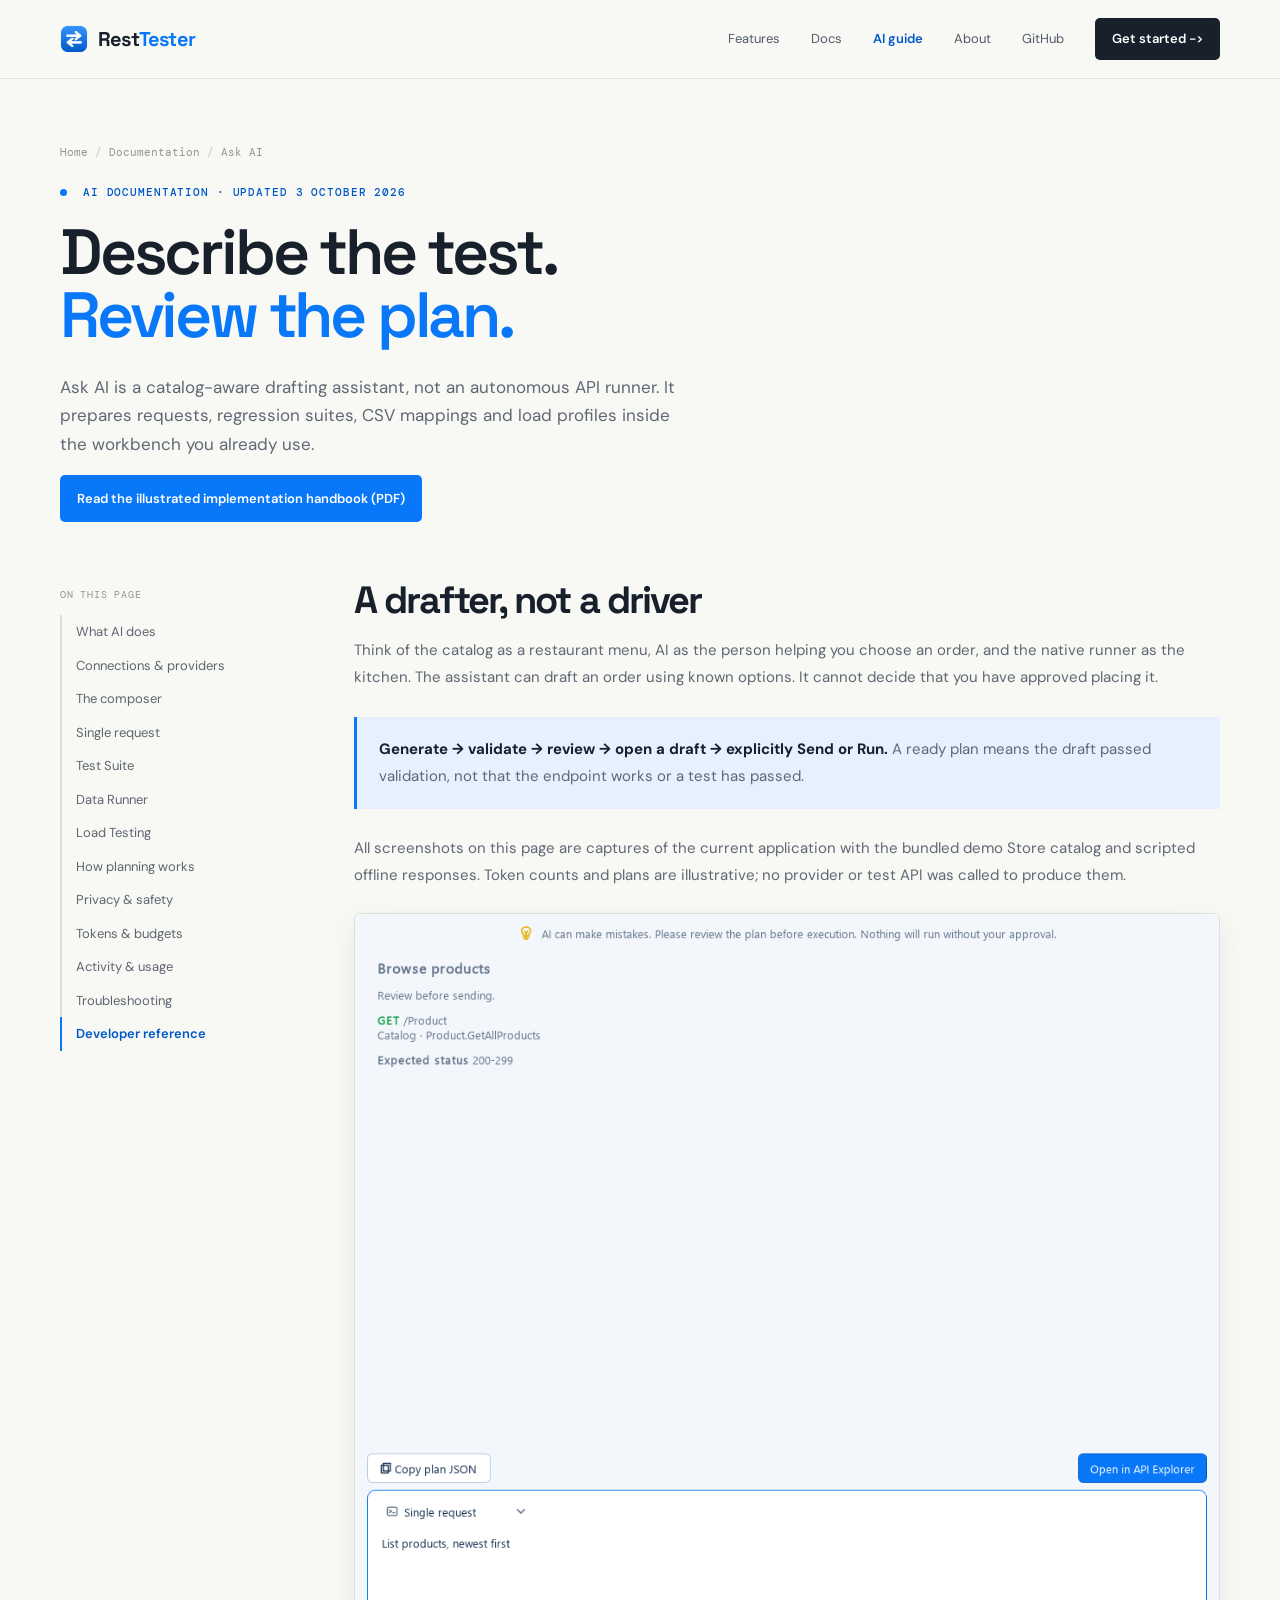
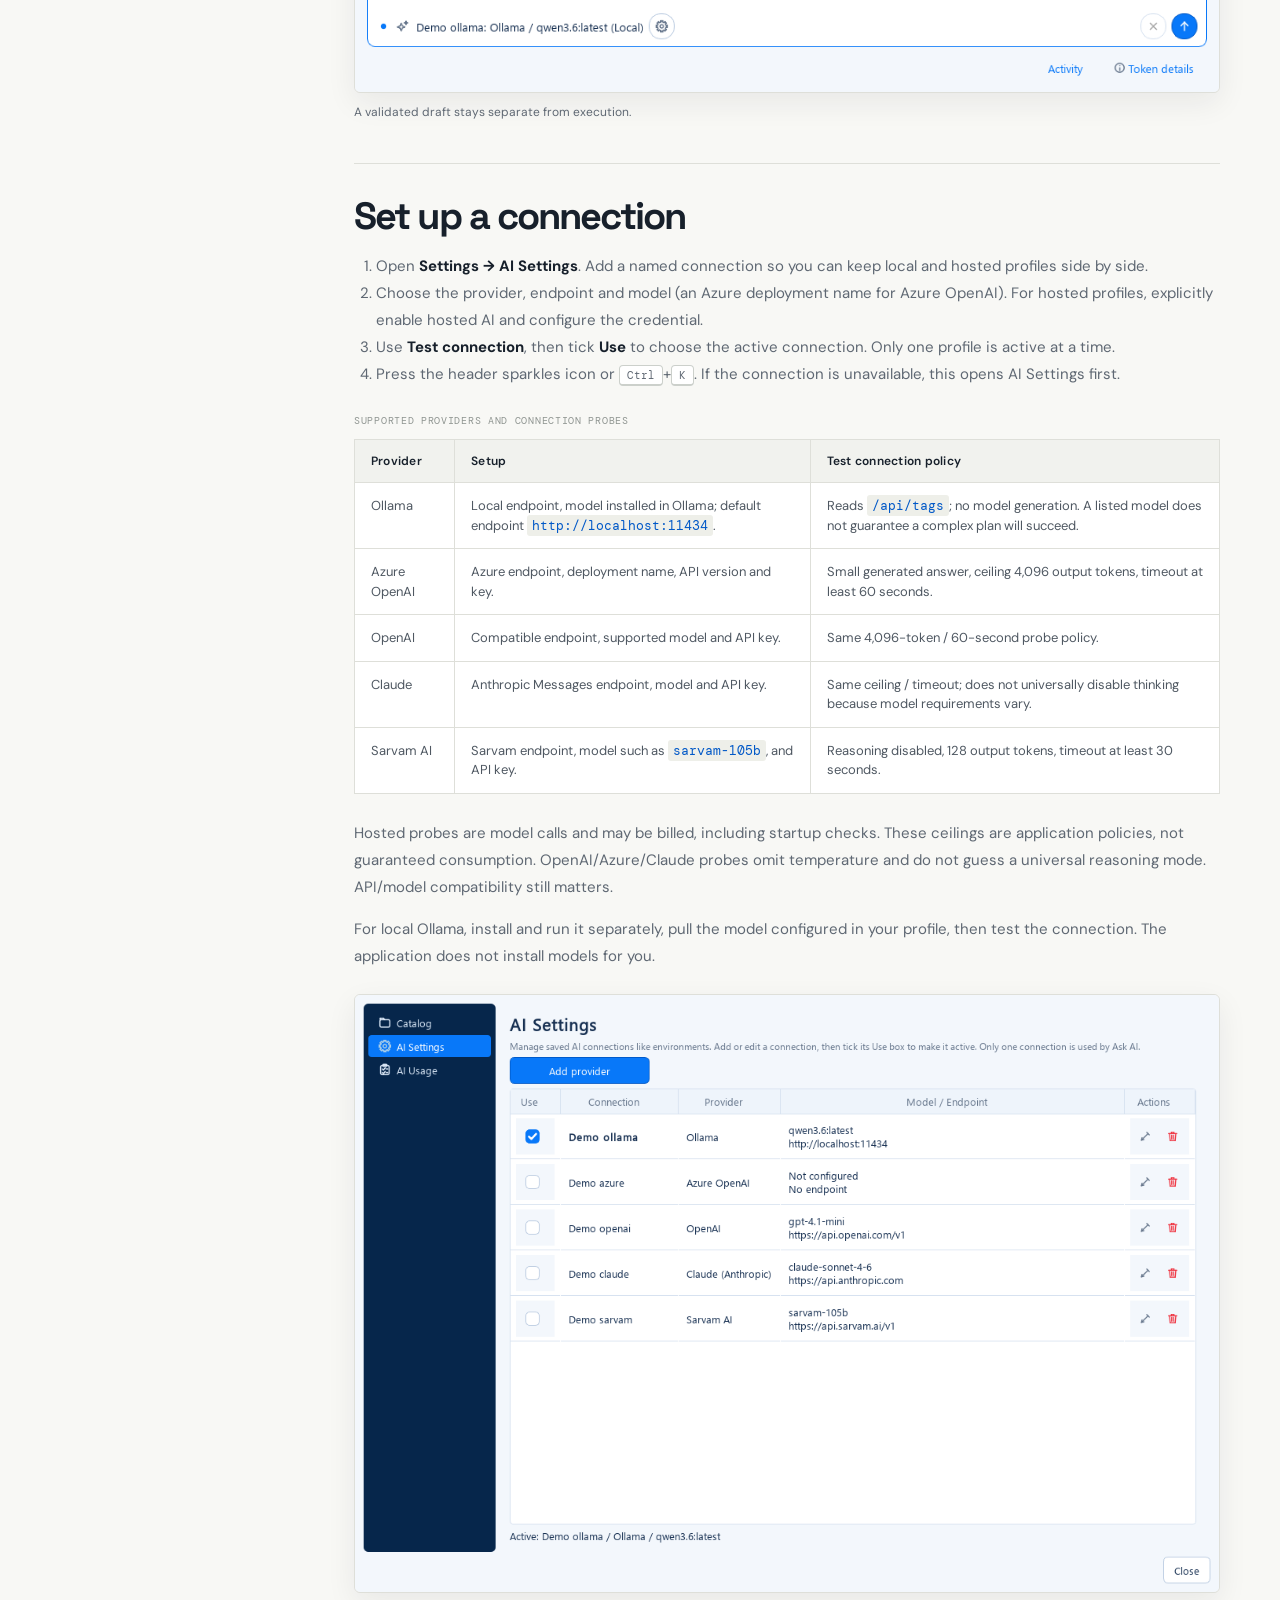
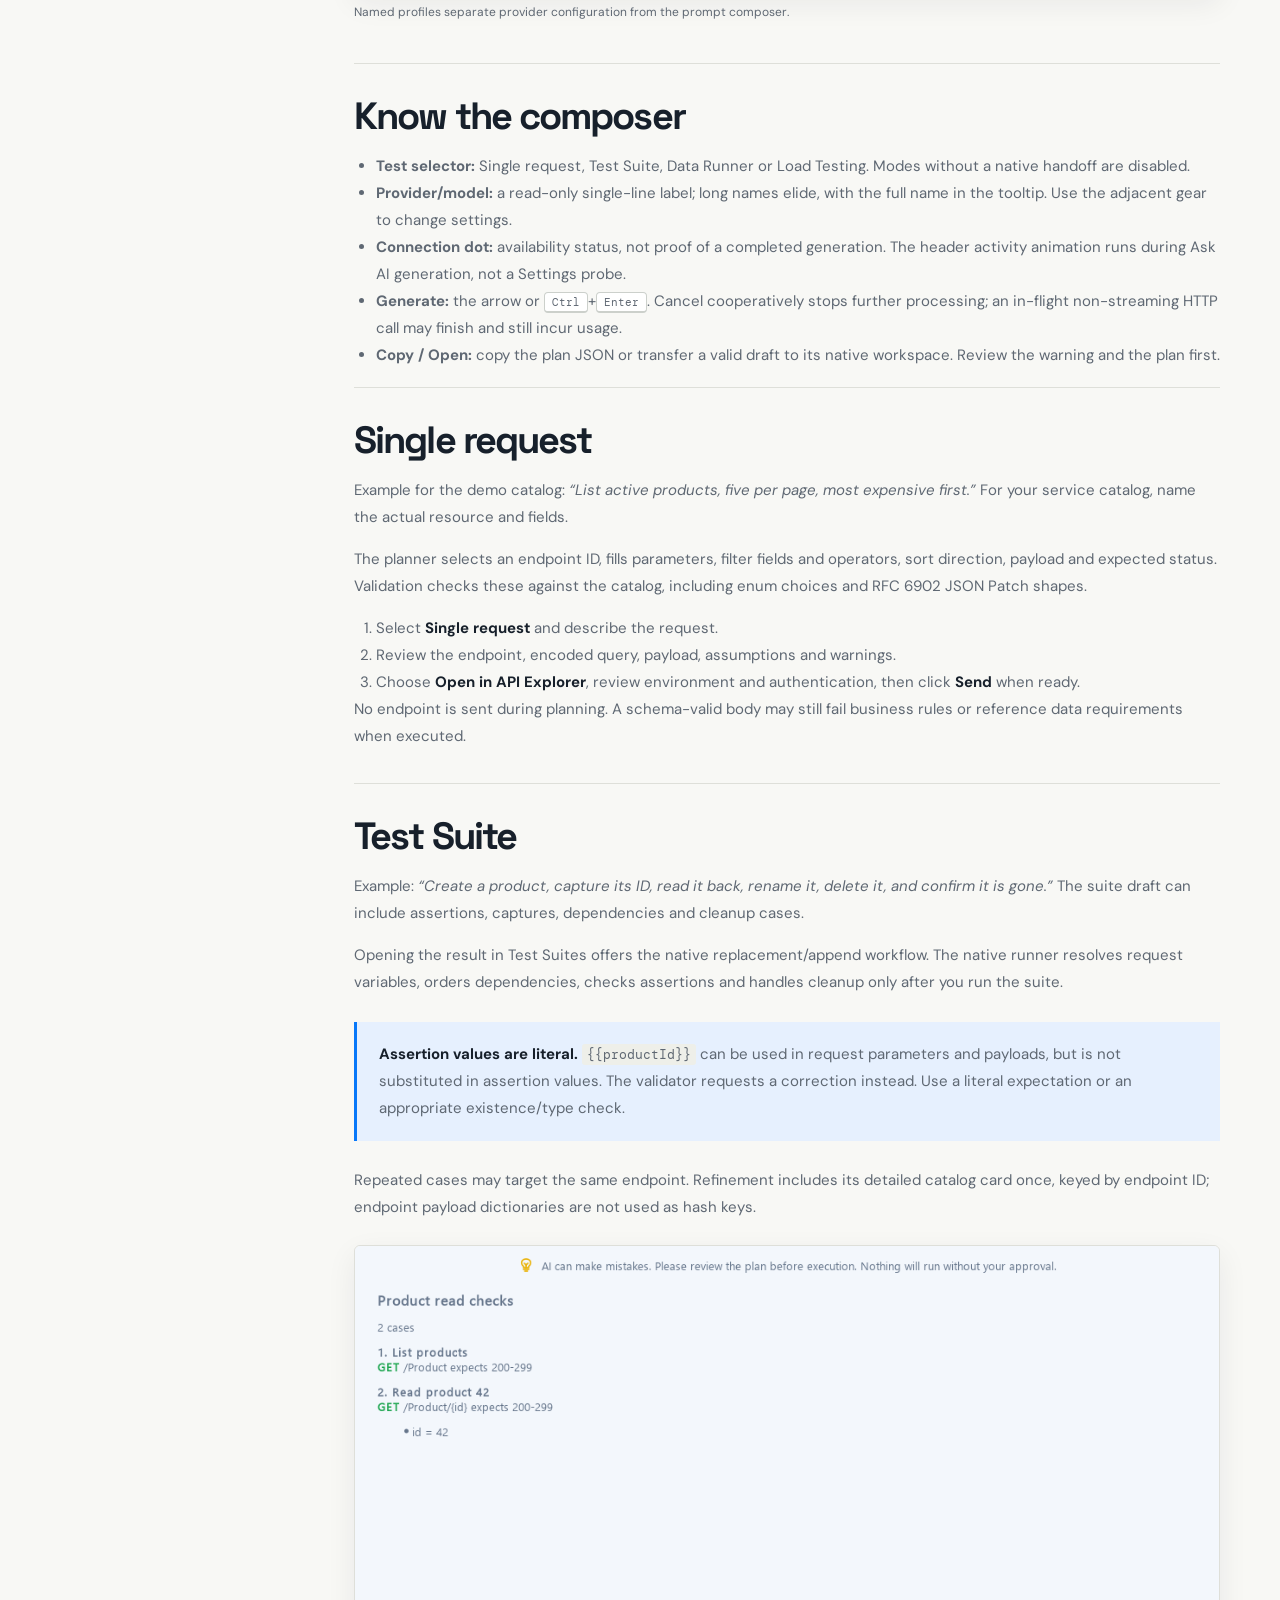
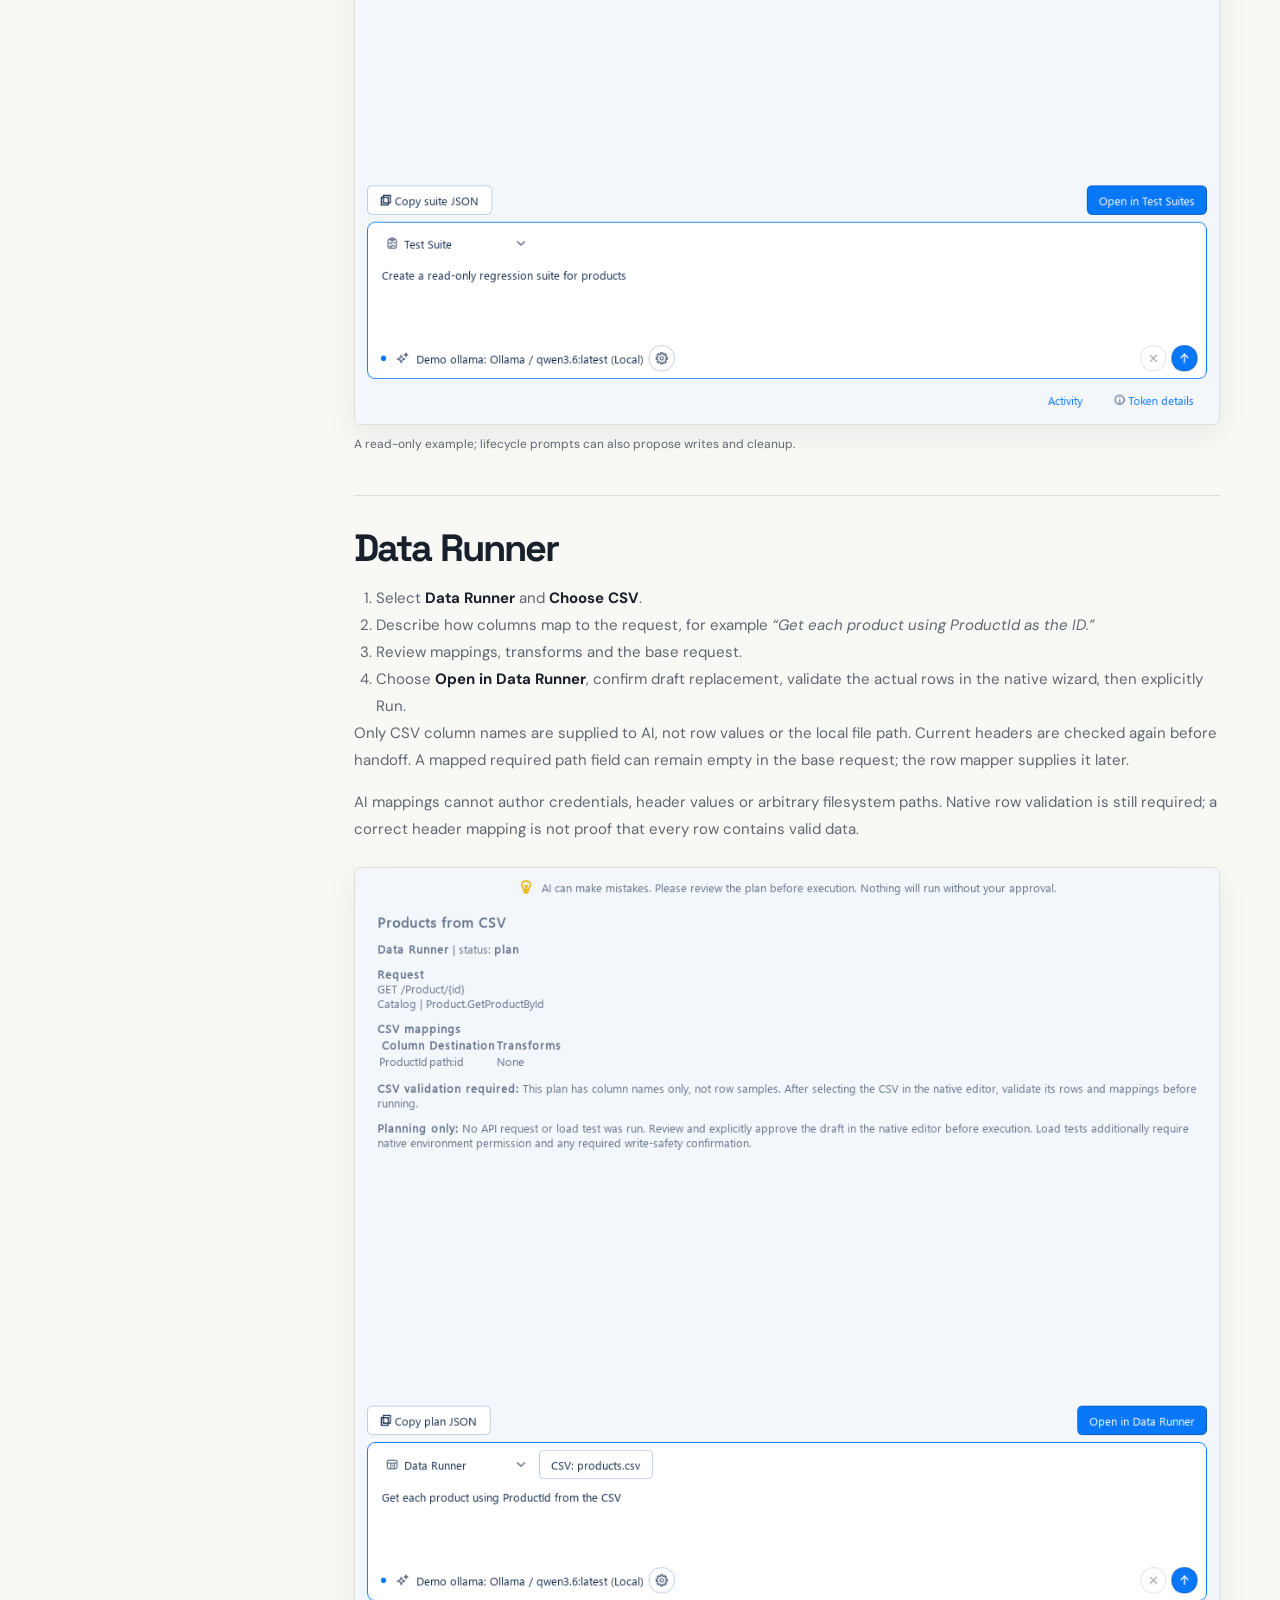
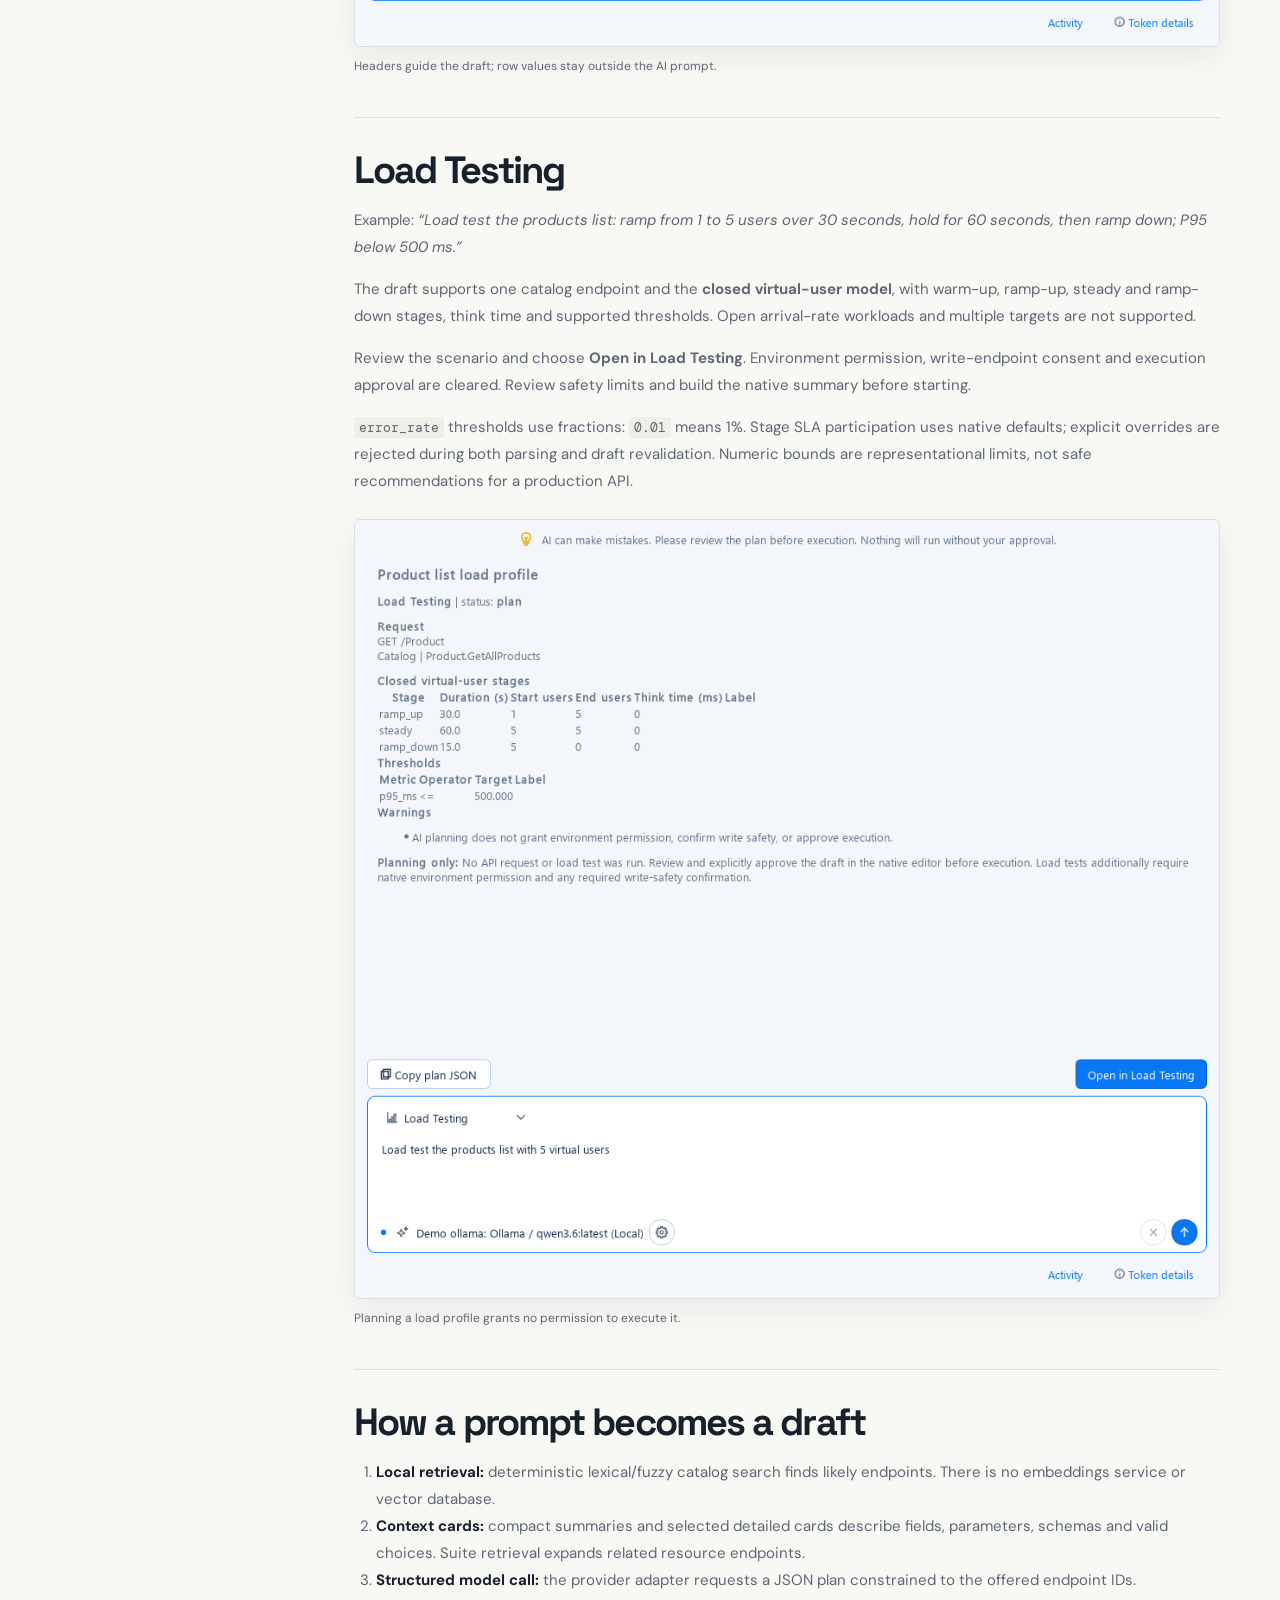
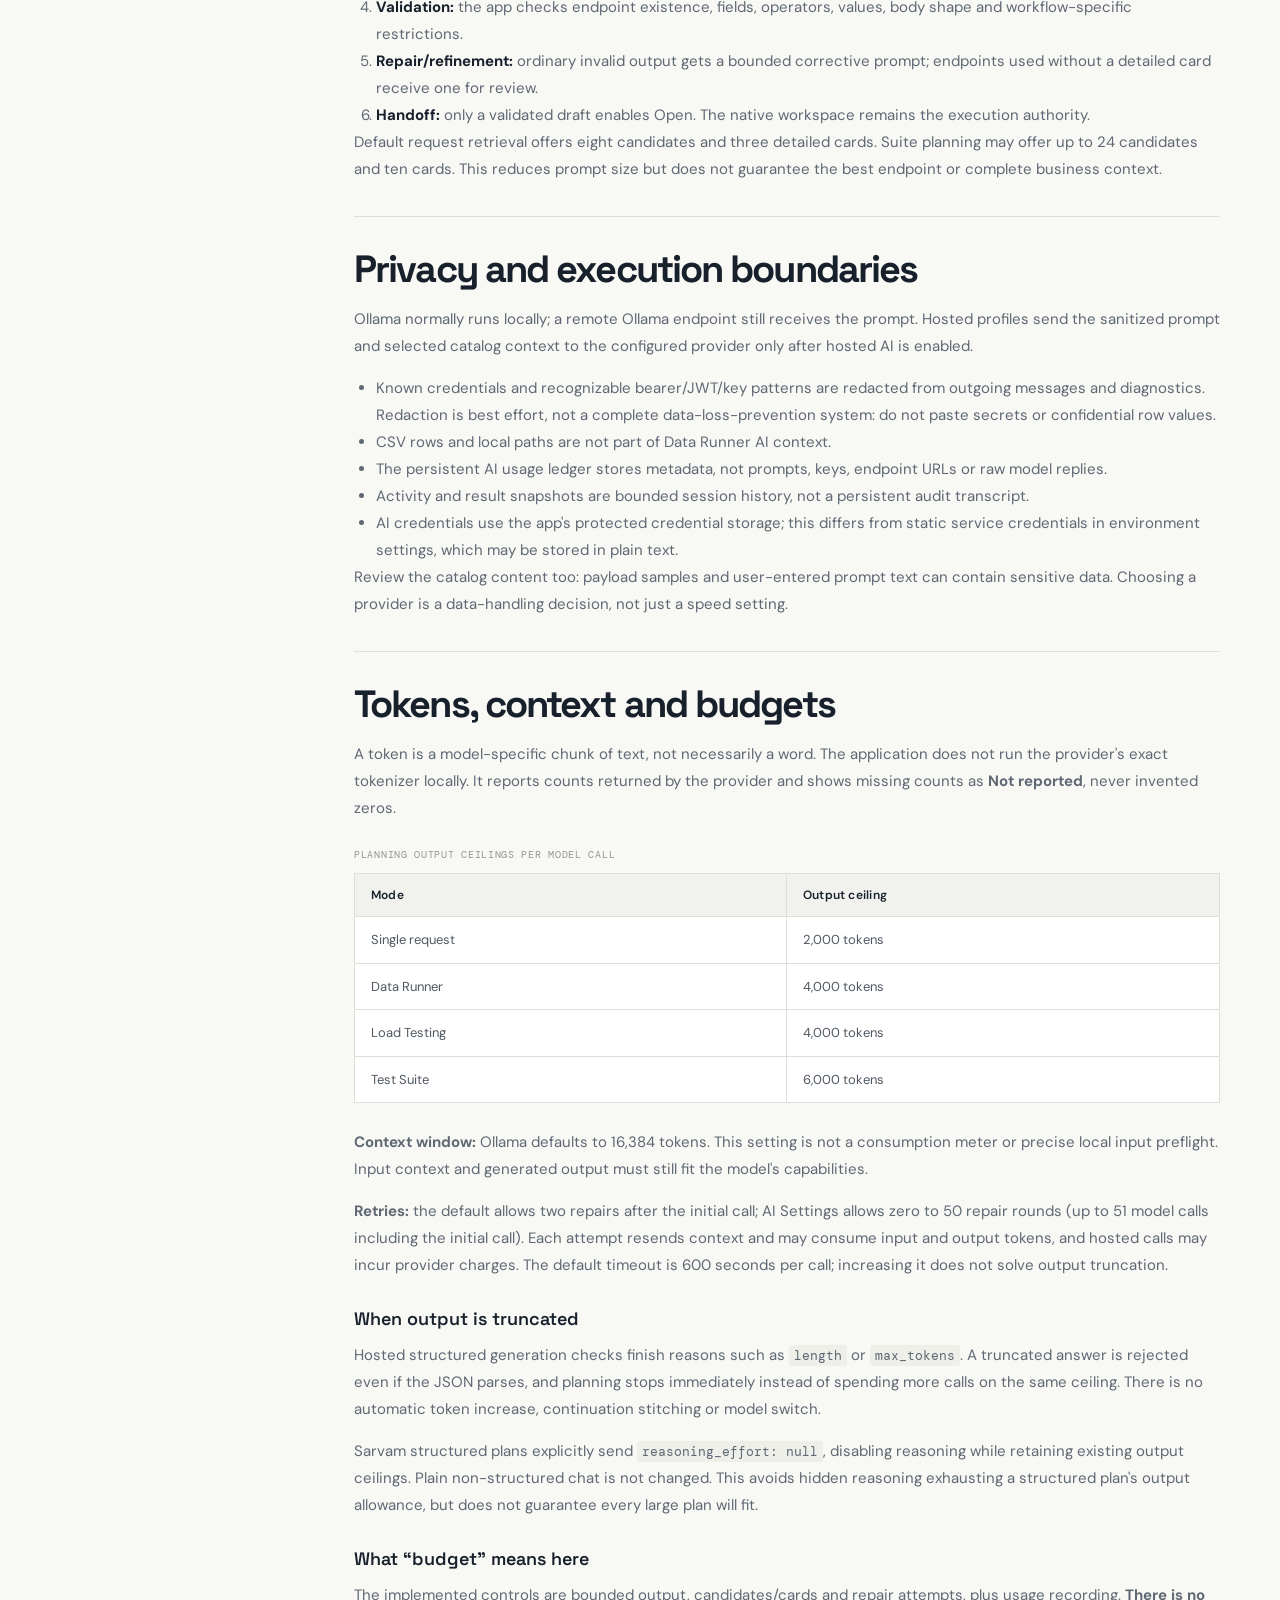
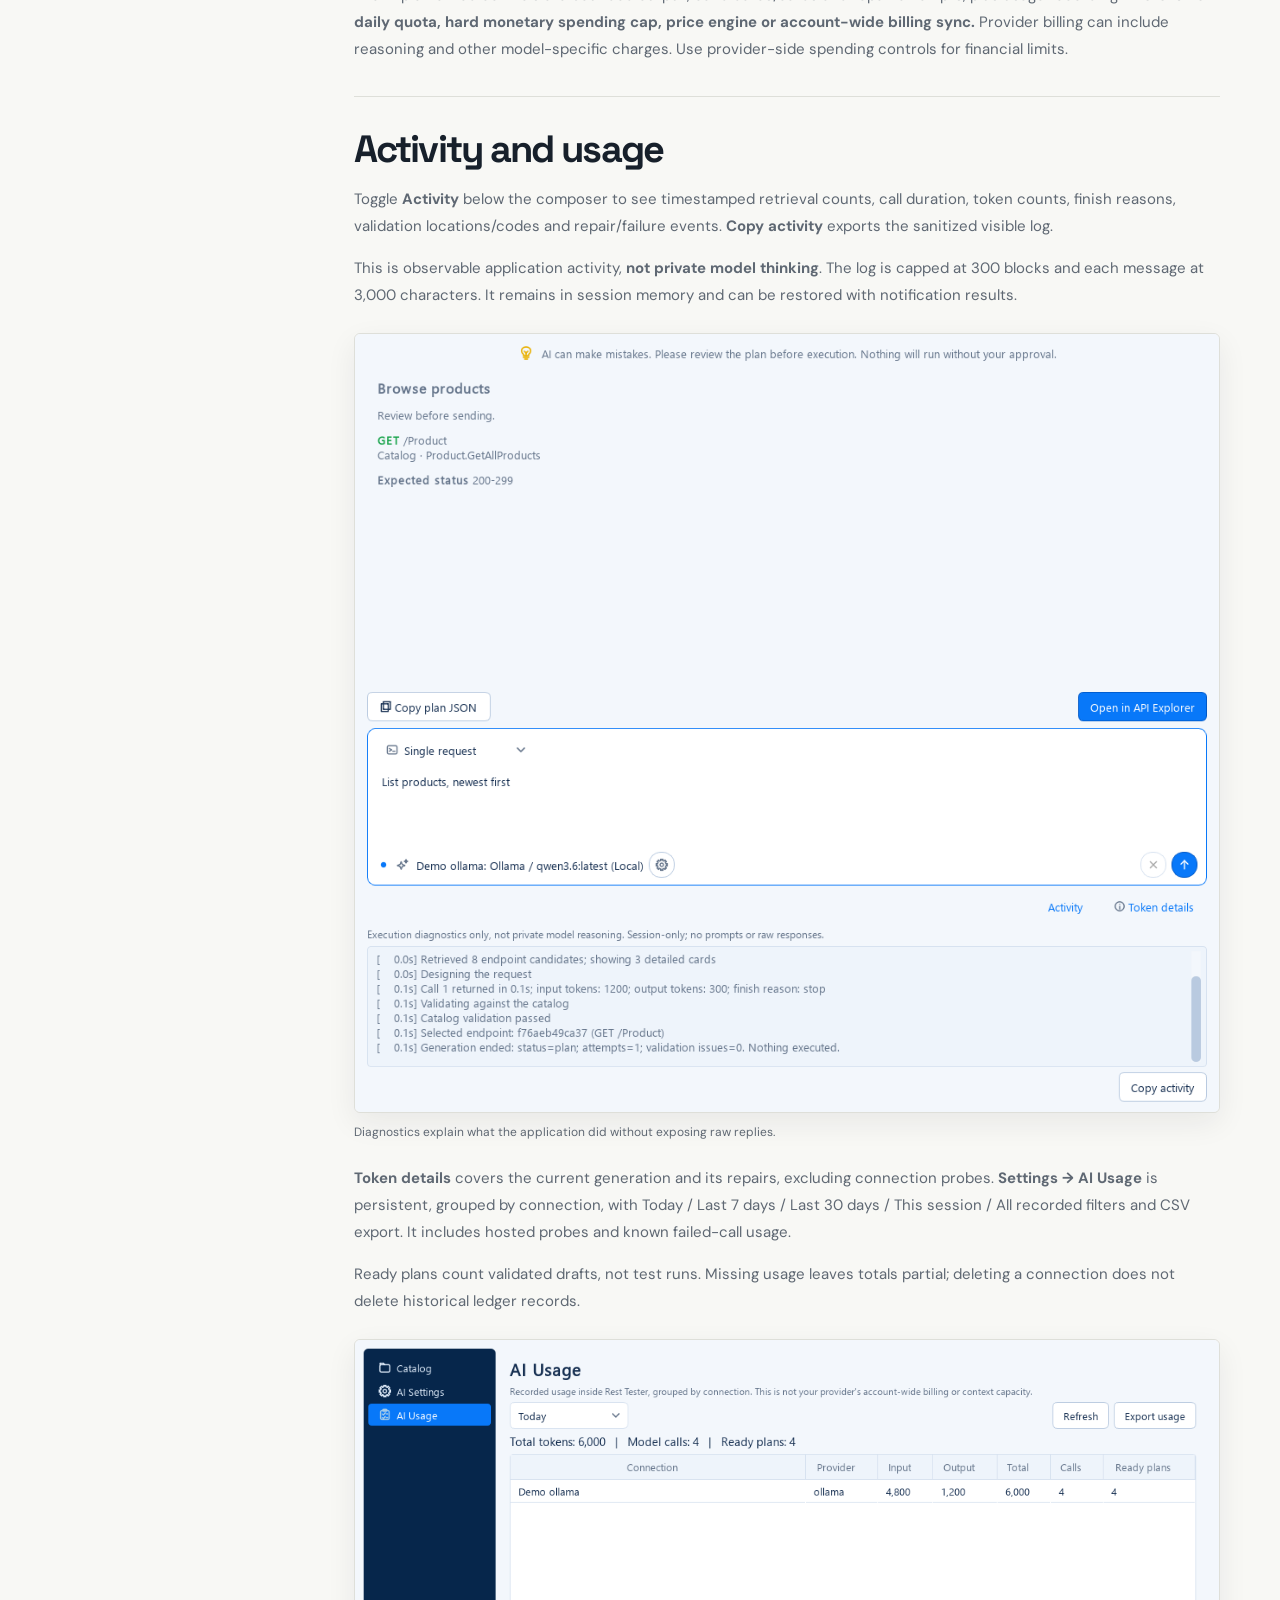
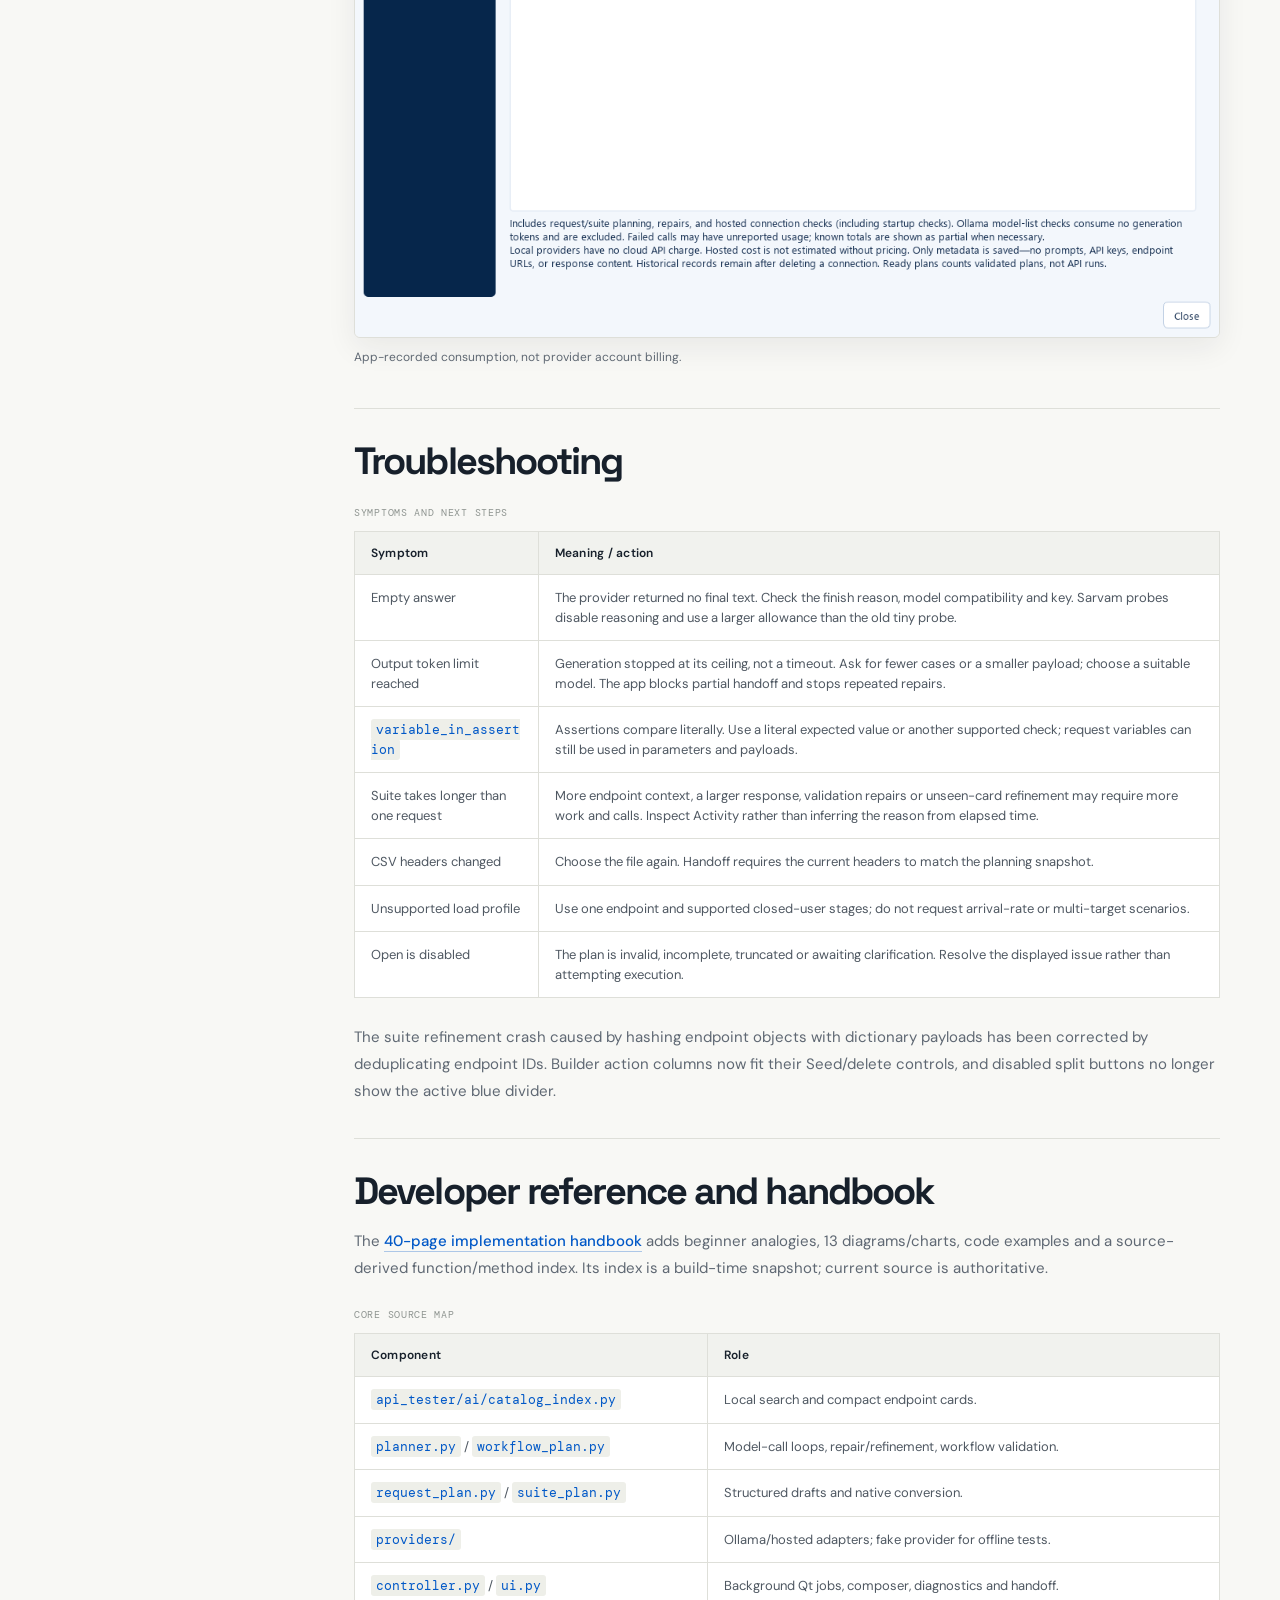
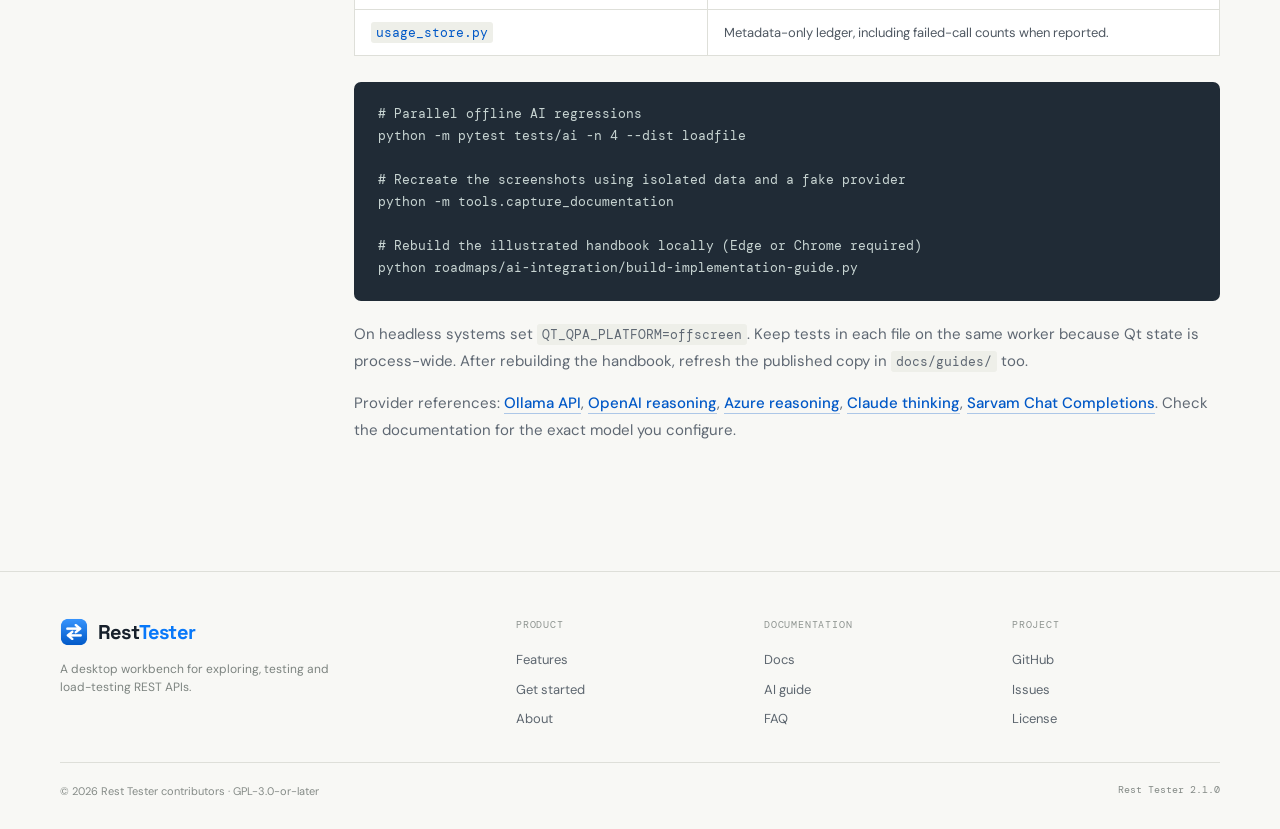
<file: docs/ai.html>
<!doctype html>
<html lang="en">
<head>
  <meta charset="utf-8">
  <meta name="viewport" content="width=device-width, initial-scale=1">
  <title>Ask AI Guide - Requests, Suites, CSV &amp; Load Plans | Rest Tester</title>
  <meta name="description" content="Configure Ollama, Azure OpenAI, OpenAI, Claude or Sarvam AI. Generate catalog-validated request, suite, CSV and load-test drafts; understand privacy, diagnostics, token limits and usage.">
  <link rel="canonical" href="https://priyankdalal.github.io/rest-tester/ai.html">
  <meta name="robots" content="index, follow, max-image-preview:large">
  <meta name="theme-color" content="#0878f9">
  <meta property="og:type" content="article">
  <meta property="og:site_name" content="Rest Tester">
  <meta property="og:title" content="Ask AI - From plain words to a validated test draft">
  <meta property="og:description" content="Four planning workflows, five providers, explicit execution approval, activity diagnostics and token accounting.">
  <meta property="og:url" content="https://priyankdalal.github.io/rest-tester/ai.html">
  <meta property="og:image" content="https://priyankdalal.github.io/rest-tester/images/ai-request.png">
  <meta property="og:image:alt" content="Current Ask AI request preview with the compact composer and provider settings button">
  <meta name="twitter:card" content="summary_large_image">
  <meta name="twitter:title" content="Rest Tester Ask AI guide">
  <meta name="twitter:description" content="Generate and review API testing drafts, with catalog validation and explicit approval before execution.">
  <meta name="twitter:image" content="https://priyankdalal.github.io/rest-tester/images/ai-request.png">
  <link rel="icon" href="assets/favicon.ico" sizes="any">
  <link rel="icon" type="image/png" sizes="32x32" href="assets/favicon-32.png">
  <link rel="apple-touch-icon" sizes="180x180" href="assets/apple-touch-icon.png">
  <link rel="manifest" href="site.webmanifest">
  <link rel="preconnect" href="https://fonts.googleapis.com">
  <link rel="preconnect" href="https://fonts.gstatic.com" crossorigin>
  <link rel="stylesheet" href="https://fonts.googleapis.com/css2?family=DM+Mono:wght@400;500&amp;family=DM+Sans:wght@400;500;600;700&amp;family=Space+Grotesk:wght@500;600;700&amp;display=swap">
  <link rel="stylesheet" href="styles.css">
  <script type="application/ld+json">
  {
    "@context": "https://schema.org",
    "@type": "TechArticle",
    "headline": "Rest Tester Ask AI guide",
    "url": "https://priyankdalal.github.io/rest-tester/ai.html",
    "description": "Provider setup, four catalog-aware planning workflows, execution safety, privacy, token controls, usage and troubleshooting.",
    "image": "https://priyankdalal.github.io/rest-tester/images/ai-request.png",
    "dateModified": "2026-10-03",
    "proficiencyLevel": "Beginner",
    "inLanguage": "en",
    "author": {"@type": "Organization", "name": "Rest Tester contributors"}
  }
  </script>
</head>
<body>
  <a class="skip-link" href="#main">Skip to content</a>
  <header class="site-header">
    <nav class="nav shell" aria-label="Main navigation">
      <a class="brand" href="./" aria-label="Rest Tester home"><img src="assets/logo.png" alt="" width="28" height="28"><span>Rest<span>Tester</span></span></a>
      <button class="menu-toggle" type="button" aria-expanded="false" aria-controls="site-menu">Menu</button>
      <div class="nav-links" id="site-menu">
        <a href="features.html">Features</a><a href="docs.html">Docs</a><a href="ai.html" aria-current="page">AI guide</a><a href="about.html">About</a>
        <a href="https://github.com/priyankdalal/rest-tester" rel="noopener">GitHub</a>
        <a class="nav-cta" href="download.html">Get started <span aria-hidden="true">-&gt;</span></a>
      </div>
    </nav>
  </header>
  <main id="main">
    <section class="page-hero shell">
      <nav class="breadcrumb" aria-label="Breadcrumb"><ol><li><a href="./">Home</a></li><li><a href="docs.html">Documentation</a></li><li aria-current="page">Ask AI</li></ol></nav>
      <p class="eyebrow"><span class="eyebrow-dot"></span> AI documentation &middot; Updated 3 October 2026</p>
      <h1>Describe the test.<br><em>Review the plan.</em></h1>
      <p class="page-lede">Ask AI is a catalog-aware drafting assistant, not an autonomous API runner. It prepares requests, regression suites, CSV mappings and load profiles inside the workbench you already use.</p>
      <a class="button button-primary" href="guides/AI-Implementation-Guide.pdf">Read the illustrated implementation handbook (PDF)</a>
    </section>
    <div class="shell docs-layout">
      <aside class="docs-nav" aria-label="AI documentation sections">
        <h2>On this page</h2>
        <a href="#overview">What AI does</a><a href="#setup">Connections &amp; providers</a><a href="#composer">The composer</a>
        <a href="#request">Single request</a><a href="#suite">Test Suite</a><a href="#data">Data Runner</a><a href="#load">Load Testing</a>
        <a href="#pipeline">How planning works</a><a href="#privacy">Privacy &amp; safety</a><a href="#tokens">Tokens &amp; budgets</a>
        <a href="#activity">Activity &amp; usage</a><a href="#troubleshooting">Troubleshooting</a><a href="#developer">Developer reference</a>
      </aside>
      <article class="docs-body">
        <section id="overview">
          <h2>A drafter, not a driver</h2>
          <p>Think of the catalog as a restaurant menu, AI as the person helping you choose an order, and the native runner as the kitchen. The assistant can draft an order using known options. It cannot decide that you have approved placing it.</p>
          <p class="callout"><strong>Generate &rarr; validate &rarr; review &rarr; open a draft &rarr; explicitly Send or Run.</strong> A ready plan means the draft passed validation, not that the endpoint works or a test has passed.</p>
          <p>All screenshots on this page are captures of the current application with the bundled demo Store catalog and scripted offline responses. Token counts and plans are illustrative; no provider or test API was called to produce them.</p>
          <figure class="feature-shot"><img src="images/ai-request.png" alt="Ask AI single-request draft with review warning, token summary, test selector and settings gear" width="1000" height="900" loading="lazy"><figcaption>A validated draft stays separate from execution.</figcaption></figure>
        </section>
        <section id="setup">
          <h2>Set up a connection</h2>
          <ol class="step-list">
            <li>Open <strong>Settings &rarr; AI Settings</strong>. Add a named connection so you can keep local and hosted profiles side by side.</li>
            <li>Choose the provider, endpoint and model (an Azure deployment name for Azure OpenAI). For hosted profiles, explicitly enable hosted AI and configure the credential.</li>
            <li>Use <strong>Test connection</strong>, then tick <strong>Use</strong> to choose the active connection. Only one profile is active at a time.</li>
            <li>Press the header sparkles icon or <kbd>Ctrl</kbd>+<kbd>K</kbd>. If the connection is unavailable, this opens AI Settings first.</li>
          </ol>
          <table class="spec-table">
            <caption>Supported providers and connection probes</caption>
            <thead><tr><th scope="col">Provider</th><th scope="col">Setup</th><th scope="col">Test connection policy</th></tr></thead>
            <tbody>
              <tr><td>Ollama</td><td>Local endpoint, model installed in Ollama; default endpoint <code>http://localhost:11434</code>.</td><td>Reads <code>/api/tags</code>; no model generation. A listed model does not guarantee a complex plan will succeed.</td></tr>
              <tr><td>Azure OpenAI</td><td>Azure endpoint, deployment name, API version and key.</td><td>Small generated answer, ceiling 4,096 output tokens, timeout at least 60 seconds.</td></tr>
              <tr><td>OpenAI</td><td>Compatible endpoint, supported model and API key.</td><td>Same 4,096-token / 60-second probe policy.</td></tr>
              <tr><td>Claude</td><td>Anthropic Messages endpoint, model and API key.</td><td>Same ceiling / timeout; does not universally disable thinking because model requirements vary.</td></tr>
              <tr><td>Sarvam AI</td><td>Sarvam endpoint, model such as <code>sarvam-105b</code>, and API key.</td><td>Reasoning disabled, 128 output tokens, timeout at least 30 seconds.</td></tr>
            </tbody>
          </table>
          <p>Hosted probes are model calls and may be billed, including startup checks. These ceilings are application policies, not guaranteed consumption. OpenAI/Azure/Claude probes omit temperature and do not guess a universal reasoning mode. API/model compatibility still matters.</p>
          <p>For local Ollama, install and run it separately, pull the model configured in your profile, then test the connection. The application does not install models for you.</p>
          <figure class="feature-shot"><img src="images/ai-settings.png" alt="AI Settings with five named demo provider connections and active profile selection" width="1100" height="760" loading="lazy"><figcaption>Named profiles separate provider configuration from the prompt composer.</figcaption></figure>
        </section>
        <section id="composer">
          <h2>Know the composer</h2>
          <ul class="plain-list">
            <li><strong>Test selector:</strong> Single request, Test Suite, Data Runner or Load Testing. Modes without a native handoff are disabled.</li>
            <li><strong>Provider/model:</strong> a read-only single-line label; long names elide, with the full name in the tooltip. Use the adjacent gear to change settings.</li>
            <li><strong>Connection dot:</strong> availability status, not proof of a completed generation. The header activity animation runs during Ask AI generation, not a Settings probe.</li>
            <li><strong>Generate:</strong> the arrow or <kbd>Ctrl</kbd>+<kbd>Enter</kbd>. Cancel cooperatively stops further processing; an in-flight non-streaming HTTP call may finish and still incur usage.</li>
            <li><strong>Copy / Open:</strong> copy the plan JSON or transfer a valid draft to its native workspace. Review the warning and the plan first.</li>
          </ul>
        </section>
        <section id="request">
          <h2>Single request</h2>
          <p>Example for the demo catalog: <em>&ldquo;List active products, five per page, most expensive first.&rdquo;</em> For your service catalog, name the actual resource and fields.</p>
          <p>The planner selects an endpoint ID, fills parameters, filter fields and operators, sort direction, payload and expected status. Validation checks these against the catalog, including enum choices and RFC 6902 JSON Patch shapes.</p>
          <ol class="step-list"><li>Select <strong>Single request</strong> and describe the request.</li><li>Review the endpoint, encoded query, payload, assumptions and warnings.</li><li>Choose <strong>Open in API Explorer</strong>, review environment and authentication, then click <strong>Send</strong> when ready.</li></ol>
          <p>No endpoint is sent during planning. A schema-valid body may still fail business rules or reference data requirements when executed.</p>
        </section>
        <section id="suite">
          <h2>Test Suite</h2>
          <p>Example: <em>&ldquo;Create a product, capture its ID, read it back, rename it, delete it, and confirm it is gone.&rdquo;</em> The suite draft can include assertions, captures, dependencies and cleanup cases.</p>
          <p>Opening the result in Test Suites offers the native replacement/append workflow. The native runner resolves request variables, orders dependencies, checks assertions and handles cleanup only after you run the suite.</p>
          <p class="callout"><strong>Assertion values are literal.</strong> <code>{{productId}}</code> can be used in request parameters and payloads, but is not substituted in assertion values. The validator requests a correction instead. Use a literal expectation or an appropriate existence/type check.</p>
          <p>Repeated cases may target the same endpoint. Refinement includes its detailed catalog card once, keyed by endpoint ID; endpoint payload dictionaries are not used as hash keys.</p>
          <figure class="feature-shot"><img src="images/ai-suite.png" alt="AI suite preview with two read-only product cases, expected statuses and Test Suites handoff" width="1000" height="900" loading="lazy"><figcaption>A read-only example; lifecycle prompts can also propose writes and cleanup.</figcaption></figure>
        </section>
        <section id="data">
          <h2>Data Runner</h2>
          <ol class="step-list"><li>Select <strong>Data Runner</strong> and <strong>Choose CSV</strong>.</li><li>Describe how columns map to the request, for example <em>&ldquo;Get each product using ProductId as the ID.&rdquo;</em></li><li>Review mappings, transforms and the base request.</li><li>Choose <strong>Open in Data Runner</strong>, confirm draft replacement, validate the actual rows in the native wizard, then explicitly Run.</li></ol>
          <p>Only CSV column names are supplied to AI, not row values or the local file path. Current headers are checked again before handoff. A mapped required path field can remain empty in the base request; the row mapper supplies it later.</p>
          <p>AI mappings cannot author credentials, header values or arbitrary filesystem paths. Native row validation is still required; a correct header mapping is not proof that every row contains valid data.</p>
          <figure class="feature-shot"><img src="images/ai-data.png" alt="AI Data Runner plan mapping ProductId onto the request path with the selected CSV header" width="1000" height="900" loading="lazy"><figcaption>Headers guide the draft; row values stay outside the AI prompt.</figcaption></figure>
        </section>
        <section id="load">
          <h2>Load Testing</h2>
          <p>Example: <em>&ldquo;Load test the products list: ramp from 1 to 5 users over 30 seconds, hold for 60 seconds, then ramp down; P95 below 500 ms.&rdquo;</em></p>
          <p>The draft supports one catalog endpoint and the <strong>closed virtual-user model</strong>, with warm-up, ramp-up, steady and ramp-down stages, think time and supported thresholds. Open arrival-rate workloads and multiple targets are not supported.</p>
          <p>Review the scenario and choose <strong>Open in Load Testing</strong>. Environment permission, write-endpoint consent and execution approval are cleared. Review safety limits and build the native summary before starting.</p>
          <p><code>error_rate</code> thresholds use fractions: <code>0.01</code> means 1%. Stage SLA participation uses native defaults; explicit overrides are rejected during both parsing and draft revalidation. Numeric bounds are representational limits, not safe recommendations for a production API.</p>
          <figure class="feature-shot"><img src="images/ai-load.png" alt="AI Load Testing plan with ramp-up, steady and ramp-down stages and a P95 threshold" width="1000" height="900" loading="lazy"><figcaption>Planning a load profile grants no permission to execute it.</figcaption></figure>
        </section>
        <section id="pipeline">
          <h2>How a prompt becomes a draft</h2>
          <ol class="step-list">
            <li><strong>Local retrieval:</strong> deterministic lexical/fuzzy catalog search finds likely endpoints. There is no embeddings service or vector database.</li>
            <li><strong>Context cards:</strong> compact summaries and selected detailed cards describe fields, parameters, schemas and valid choices. Suite retrieval expands related resource endpoints.</li>
            <li><strong>Structured model call:</strong> the provider adapter requests a JSON plan constrained to the offered endpoint IDs.</li>
            <li><strong>Validation:</strong> the app checks endpoint existence, fields, operators, values, body shape and workflow-specific restrictions.</li>
            <li><strong>Repair/refinement:</strong> ordinary invalid output gets a bounded corrective prompt; endpoints used without a detailed card receive one for review.</li>
            <li><strong>Handoff:</strong> only a validated draft enables Open. The native workspace remains the execution authority.</li>
          </ol>
          <p>Default request retrieval offers eight candidates and three detailed cards. Suite planning may offer up to 24 candidates and ten cards. This reduces prompt size but does not guarantee the best endpoint or complete business context.</p>
        </section>
        <section id="privacy">
          <h2>Privacy and execution boundaries</h2>
          <p>Ollama normally runs locally; a remote Ollama endpoint still receives the prompt. Hosted profiles send the sanitized prompt and selected catalog context to the configured provider only after hosted AI is enabled.</p>
          <ul class="plain-list"><li>Known credentials and recognizable bearer/JWT/key patterns are redacted from outgoing messages and diagnostics. Redaction is best effort, not a complete data-loss-prevention system: do not paste secrets or confidential row values.</li><li>CSV rows and local paths are not part of Data Runner AI context.</li><li>The persistent AI usage ledger stores metadata, not prompts, keys, endpoint URLs or raw model replies.</li><li>Activity and result snapshots are bounded session history, not a persistent audit transcript.</li><li>AI credentials use the app's protected credential storage; this differs from static service credentials in environment settings, which may be stored in plain text.</li></ul>
          <p>Review the catalog content too: payload samples and user-entered prompt text can contain sensitive data. Choosing a provider is a data-handling decision, not just a speed setting.</p>
        </section>
        <section id="tokens">
          <h2>Tokens, context and budgets</h2>
          <p>A token is a model-specific chunk of text, not necessarily a word. The application does not run the provider's exact tokenizer locally. It reports counts returned by the provider and shows missing counts as <strong>Not reported</strong>, never invented zeros.</p>
          <table class="spec-table"><caption>Planning output ceilings per model call</caption><thead><tr><th scope="col">Mode</th><th scope="col">Output ceiling</th></tr></thead><tbody><tr><td>Single request</td><td>2,000 tokens</td></tr><tr><td>Data Runner</td><td>4,000 tokens</td></tr><tr><td>Load Testing</td><td>4,000 tokens</td></tr><tr><td>Test Suite</td><td>6,000 tokens</td></tr></tbody></table>
          <p><strong>Context window:</strong> Ollama defaults to 16,384 tokens. This setting is not a consumption meter or precise local input preflight. Input context and generated output must still fit the model's capabilities.</p>
          <p><strong>Retries:</strong> the default allows two repairs after the initial call; AI Settings allows zero to 50 repair rounds (up to 51 model calls including the initial call). Each attempt resends context and may consume input and output tokens, and hosted calls may incur provider charges. The default timeout is 600 seconds per call; increasing it does not solve output truncation.</p>
          <h3>When output is truncated</h3>
          <p>Hosted structured generation checks finish reasons such as <code>length</code> or <code>max_tokens</code>. A truncated answer is rejected even if the JSON parses, and planning stops immediately instead of spending more calls on the same ceiling. There is no automatic token increase, continuation stitching or model switch.</p>
          <p>Sarvam structured plans explicitly send <code>reasoning_effort: null</code>, disabling reasoning while retaining existing output ceilings. Plain non-structured chat is not changed. This avoids hidden reasoning exhausting a structured plan's output allowance, but does not guarantee every large plan will fit.</p>
          <h3>What &ldquo;budget&rdquo; means here</h3>
          <p>The implemented controls are bounded output, candidates/cards and repair attempts, plus usage recording. <strong>There is no daily quota, hard monetary spending cap, price engine or account-wide billing sync.</strong> Provider billing can include reasoning and other model-specific charges. Use provider-side spending controls for financial limits.</p>
        </section>
        <section id="activity">
          <h2>Activity and usage</h2>
          <p>Toggle <strong>Activity</strong> below the composer to see timestamped retrieval counts, call duration, token counts, finish reasons, validation locations/codes and repair/failure events. <strong>Copy activity</strong> exports the sanitized visible log.</p>
          <p>This is observable application activity, <strong>not private model thinking</strong>. The log is capped at 300 blocks and each message at 3,000 characters. It remains in session memory and can be restored with notification results.</p>
          <figure class="feature-shot"><img src="images/ai-activity.png" alt="Activity drawer showing catalog retrieval, returned token counts and successful validation" width="1000" height="900" loading="lazy"><figcaption>Diagnostics explain what the application did without exposing raw replies.</figcaption></figure>
          <p><strong>Token details</strong> covers the current generation and its repairs, excluding connection probes. <strong>Settings &rarr; AI Usage</strong> is persistent, grouped by connection, with Today / Last 7 days / Last 30 days / This session / All recorded filters and CSV export. It includes hosted probes and known failed-call usage.</p>
          <p>Ready plans count validated drafts, not test runs. Missing usage leaves totals partial; deleting a connection does not delete historical ledger records.</p>
          <figure class="feature-shot"><img src="images/ai-usage.png" alt="AI Usage dashboard showing illustrative local metadata totals for four offline generated plans" width="1100" height="760" loading="lazy"><figcaption>App-recorded consumption, not provider account billing.</figcaption></figure>
        </section>
        <section id="troubleshooting">
          <h2>Troubleshooting</h2>
          <table class="spec-table"><caption>Symptoms and next steps</caption><thead><tr><th scope="col">Symptom</th><th scope="col">Meaning / action</th></tr></thead><tbody>
            <tr><td>Empty answer</td><td>The provider returned no final text. Check the finish reason, model compatibility and key. Sarvam probes disable reasoning and use a larger allowance than the old tiny probe.</td></tr>
            <tr><td>Output token limit reached</td><td>Generation stopped at its ceiling, not a timeout. Ask for fewer cases or a smaller payload; choose a suitable model. The app blocks partial handoff and stops repeated repairs.</td></tr>
            <tr><td><code>variable_in_assertion</code></td><td>Assertions compare literally. Use a literal expected value or another supported check; request variables can still be used in parameters and payloads.</td></tr>
            <tr><td>Suite takes longer than one request</td><td>More endpoint context, a larger response, validation repairs or unseen-card refinement may require more work and calls. Inspect Activity rather than inferring the reason from elapsed time.</td></tr>
            <tr><td>CSV headers changed</td><td>Choose the file again. Handoff requires the current headers to match the planning snapshot.</td></tr>
            <tr><td>Unsupported load profile</td><td>Use one endpoint and supported closed-user stages; do not request arrival-rate or multi-target scenarios.</td></tr>
            <tr><td>Open is disabled</td><td>The plan is invalid, incomplete, truncated or awaiting clarification. Resolve the displayed issue rather than attempting execution.</td></tr>
          </tbody></table>
          <p>The suite refinement crash caused by hashing endpoint objects with dictionary payloads has been corrected by deduplicating endpoint IDs. Builder action columns now fit their Seed/delete controls, and disabled split buttons no longer show the active blue divider.</p>
        </section>
        <section id="developer">
          <h2>Developer reference and handbook</h2>
          <p>The <a href="guides/AI-Implementation-Guide.pdf">40-page implementation handbook</a> adds beginner analogies, 13 diagrams/charts, code examples and a source-derived function/method index. Its index is a build-time snapshot; current source is authoritative.</p>
          <table class="spec-table"><caption>Core source map</caption><thead><tr><th scope="col">Component</th><th scope="col">Role</th></tr></thead><tbody>
            <tr><td><code>api_tester/ai/catalog_index.py</code></td><td>Local search and compact endpoint cards.</td></tr><tr><td><code>planner.py</code> / <code>workflow_plan.py</code></td><td>Model-call loops, repair/refinement, workflow validation.</td></tr>
            <tr><td><code>request_plan.py</code> / <code>suite_plan.py</code></td><td>Structured drafts and native conversion.</td></tr><tr><td><code>providers/</code></td><td>Ollama/hosted adapters; fake provider for offline tests.</td></tr>
            <tr><td><code>controller.py</code> / <code>ui.py</code></td><td>Background Qt jobs, composer, diagnostics and handoff.</td></tr><tr><td><code>usage_store.py</code></td><td>Metadata-only ledger, including failed-call counts when reported.</td></tr>
          </tbody></table>
<pre class="doc-code"><code># Parallel offline AI regressions
python -m pytest tests/ai -n 4 --dist loadfile

# Recreate the screenshots using isolated data and a fake provider
python -m tools.capture_documentation

# Rebuild the illustrated handbook locally (Edge or Chrome required)
python roadmaps/ai-integration/build-implementation-guide.py</code></pre>
          <p>On headless systems set <code>QT_QPA_PLATFORM=offscreen</code>. Keep tests in each file on the same worker because Qt state is process-wide. After rebuilding the handbook, refresh the published copy in <code>docs/guides/</code> too.</p>
          <p>Provider references: <a href="https://docs.ollama.com/api">Ollama API</a>, <a href="https://platform.openai.com/docs/guides/reasoning">OpenAI reasoning</a>, <a href="https://learn.microsoft.com/en-us/azure/ai-services/openai/how-to/reasoning">Azure reasoning</a>, <a href="https://docs.anthropic.com/en/docs/build-with-claude/extended-thinking">Claude thinking</a>, <a href="https://docs.sarvam.ai/api-reference-docs/chat/completions">Sarvam Chat Completions</a>. Check the documentation for the exact model you configure.</p>
        </section>
      </article>
    </div>
  </main>
  <footer class="footer"><div class="shell footer-grid">
    <div class="footer-brand"><a class="brand" href="./"><img src="assets/logo.png" alt="" width="28" height="28"><span>Rest<span>Tester</span></span></a><p>A desktop workbench for exploring, testing and load-testing REST APIs.</p></div>
    <nav class="footer-col" aria-label="Product"><h2>Product</h2><a href="features.html">Features</a><a href="download.html">Get started</a><a href="about.html">About</a></nav>
    <nav class="footer-col" aria-label="Documentation"><h2>Documentation</h2><a href="docs.html">Docs</a><a href="ai.html">AI guide</a><a href="docs.html#faq">FAQ</a></nav>
    <nav class="footer-col" aria-label="Project"><h2>Project</h2><a href="https://github.com/priyankdalal/rest-tester">GitHub</a><a href="https://github.com/priyankdalal/rest-tester/issues">Issues</a><a href="about.html#license">License</a></nav>
  </div><div class="shell footer-base"><span>&copy; 2026 Rest Tester contributors &middot; GPL-3.0-or-later</span><span class="footer-note">Rest Tester 2.1.0</span></div></footer>
  <script src="script.js" defer></script>
</body>
</html>
</file>
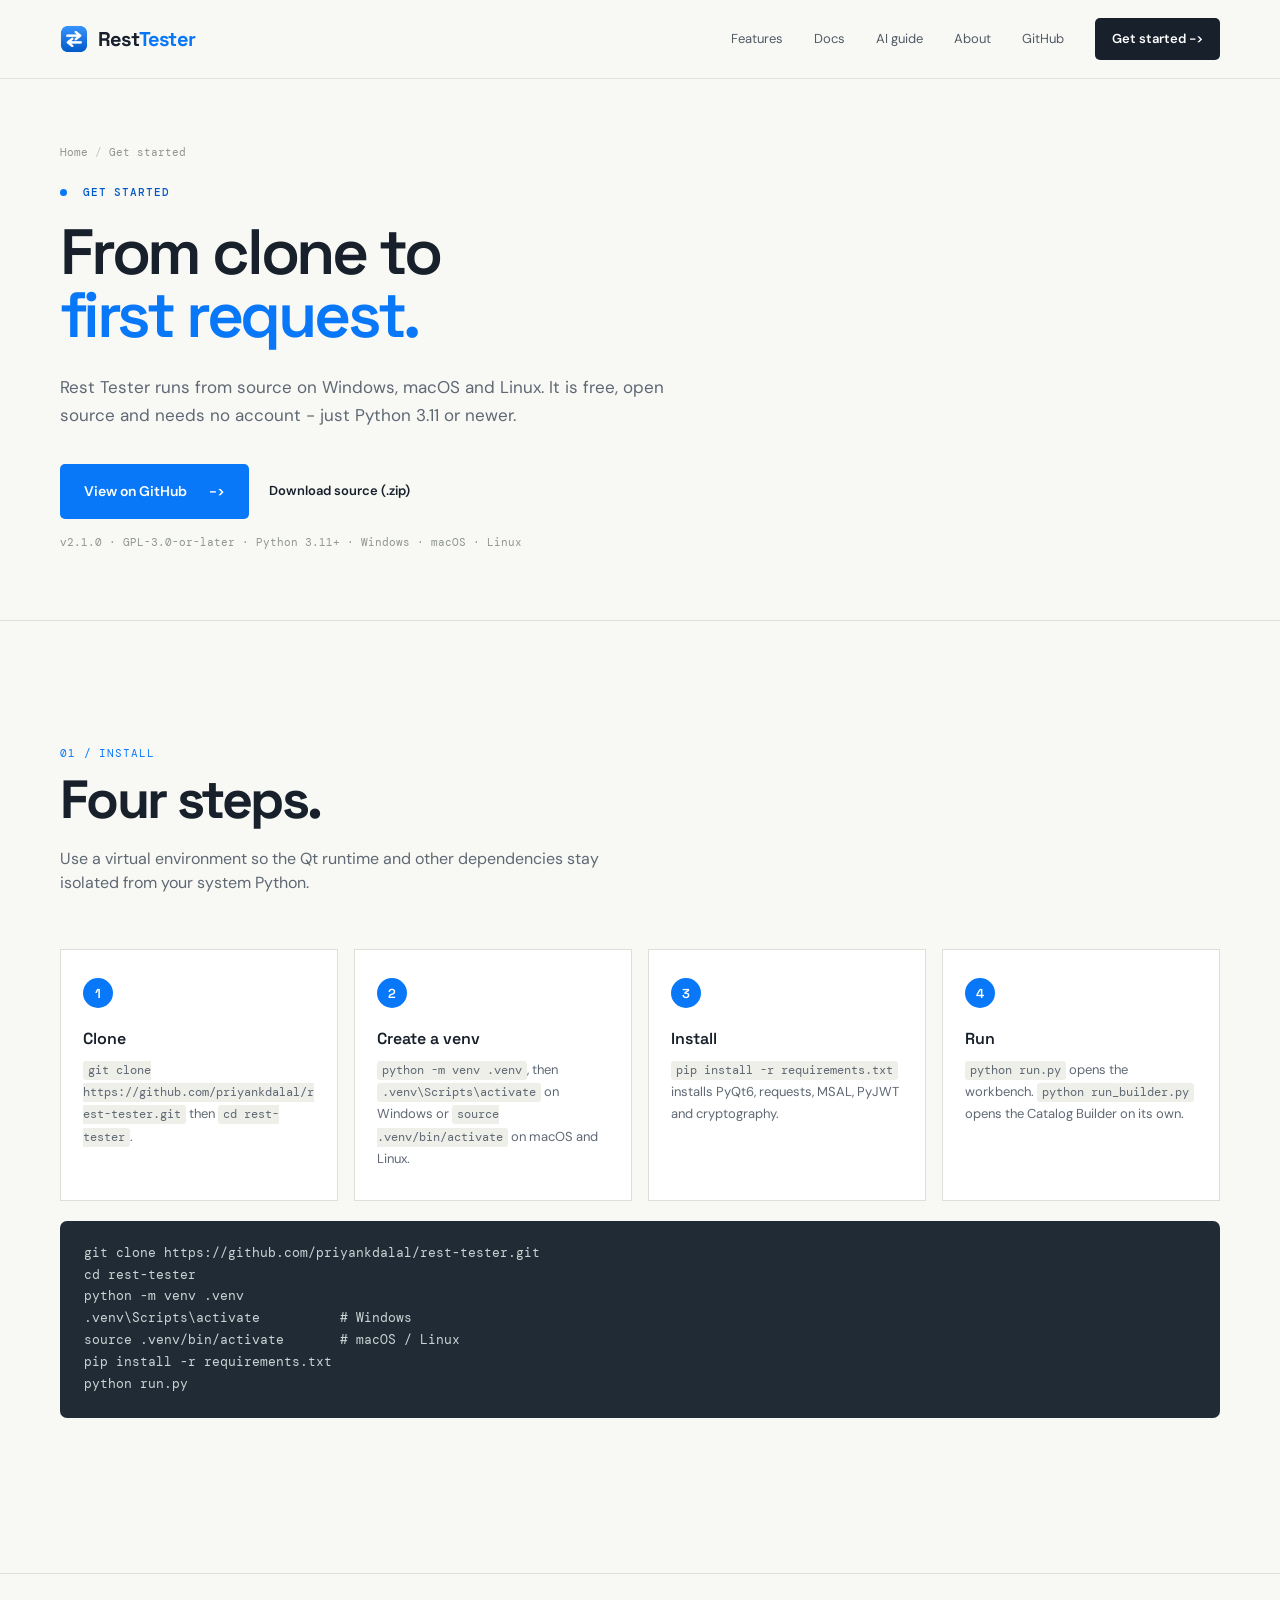
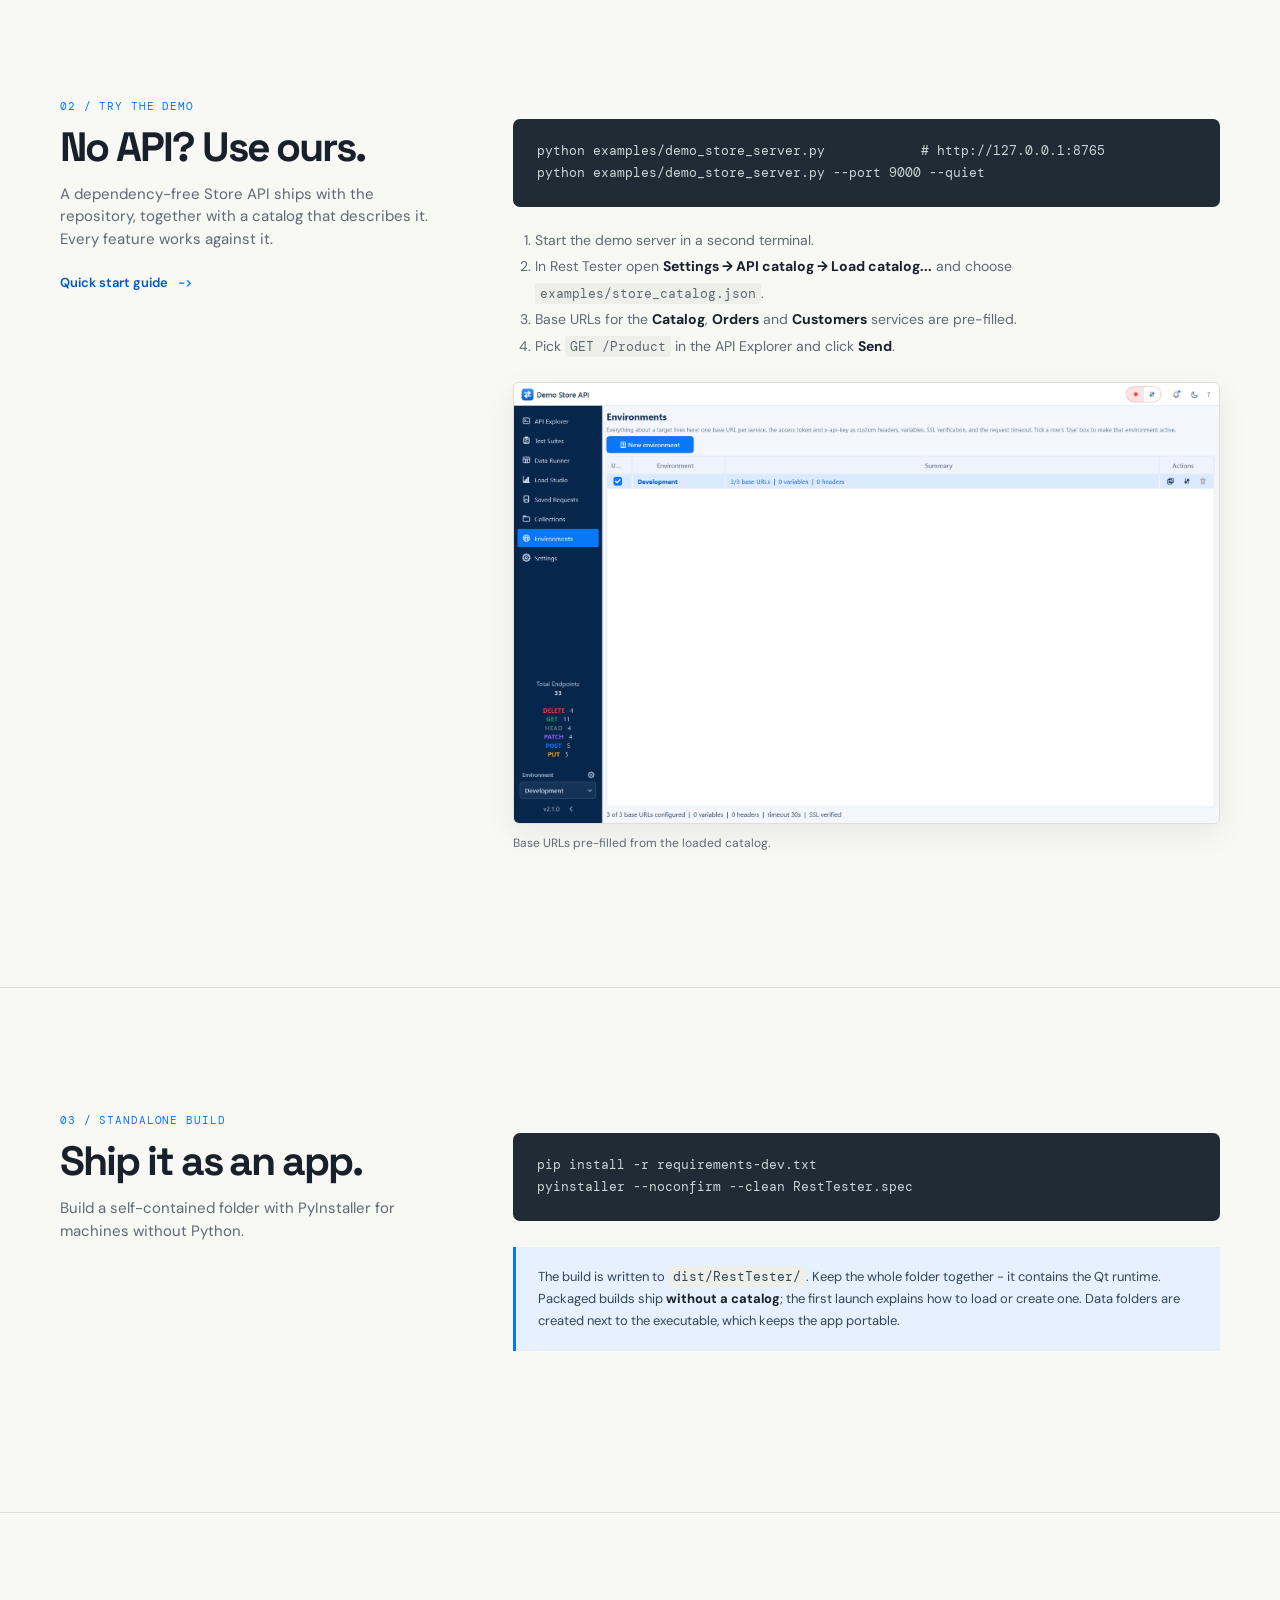
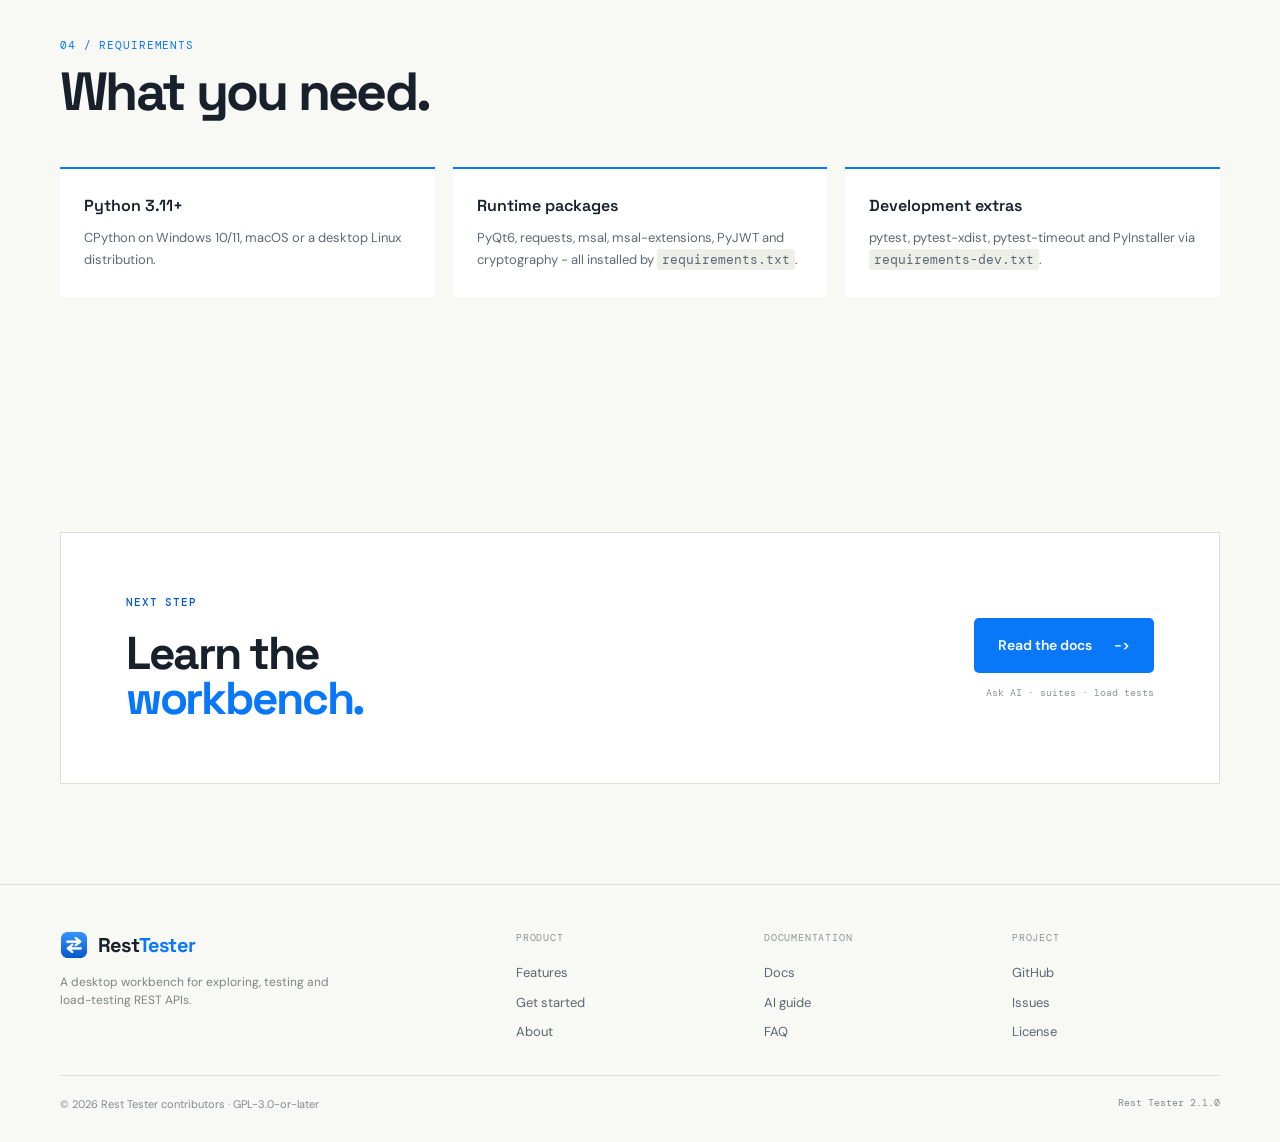
<file: docs/download.html>
<!doctype html>
<html lang="en">
<head>
  <meta charset="utf-8">
  <meta name="viewport" content="width=device-width, initial-scale=1">
  <title>Get Started - Install Rest Tester on Windows, macOS &amp; Linux | Rest Tester</title>
  <meta name="description" content="Install Rest Tester, the free open-source REST API testing workbench, in four steps: clone, create a virtual environment, install requirements and run. Includes the demo API and a standalone Windows build.">
  <meta name="keywords" content="install Rest Tester, download REST API tester, free API testing tool, PyQt API client, API tester Windows, API tester Linux, API tester macOS">
  <link rel="canonical" href="https://priyankdalal.github.io/rest-tester/download.html">
  <meta name="robots" content="index, follow, max-image-preview:large">
  <meta name="theme-color" content="#0878f9">
  <meta property="og:type" content="website">
  <meta property="og:site_name" content="Rest Tester">
  <meta property="og:title" content="Get started with Rest Tester">
  <meta property="og:description" content="Clone, install and run the free REST API workbench - then try every feature against the bundled demo API.">
  <meta property="og:url" content="https://priyankdalal.github.io/rest-tester/download.html">
  <meta property="og:locale" content="en_US">
  <meta property="og:image" content="https://priyankdalal.github.io/rest-tester/assets/og-image.png">
  <meta property="og:image:width" content="1200">
  <meta property="og:image:height" content="630">
  <meta property="og:image:alt" content="The Rest Tester API Explorer">
  <meta name="twitter:card" content="summary_large_image">
  <meta name="twitter:title" content="Get started with Rest Tester">
  <meta name="twitter:description" content="Clone, install and run the free REST API workbench in minutes.">
  <meta name="twitter:image" content="https://priyankdalal.github.io/rest-tester/assets/og-image.png">
  <link rel="icon" href="assets/favicon.ico" sizes="any">
  <link rel="icon" type="image/png" sizes="32x32" href="assets/favicon-32.png">
  <link rel="apple-touch-icon" sizes="180x180" href="assets/apple-touch-icon.png">
  <link rel="manifest" href="site.webmanifest">
  <link rel="preconnect" href="https://fonts.googleapis.com">
  <link rel="preconnect" href="https://fonts.gstatic.com" crossorigin>
  <link rel="stylesheet" href="https://fonts.googleapis.com/css2?family=DM+Mono:wght@400;500&amp;family=DM+Sans:wght@400;500;600;700&amp;family=Space+Grotesk:wght@500;600;700&amp;display=swap">
  <link rel="stylesheet" href="styles.css">
  <script type="application/ld+json">
  {
    "@context": "https://schema.org",
    "@graph": [
      {
        "@type": "HowTo",
        "name": "How to install and run Rest Tester",
        "description": "Install the Rest Tester REST API workbench from source and run it against the bundled demo API.",
        "image": "https://priyankdalal.github.io/rest-tester/assets/og-image.png",
        "totalTime": "PT5M",
        "supply": [{ "@type": "HowToSupply", "name": "Python 3.11 or newer" }, { "@type": "HowToSupply", "name": "Git" }],
        "tool": [{ "@type": "HowToTool", "name": "A terminal" }],
        "step": [
          { "@type": "HowToStep", "position": 1, "name": "Clone the repository", "text": "git clone https://github.com/priyankdalal/rest-tester.git and cd rest-tester." },
          { "@type": "HowToStep", "position": 2, "name": "Create a virtual environment", "text": "python -m venv .venv, then activate it." },
          { "@type": "HowToStep", "position": 3, "name": "Install requirements", "text": "pip install -r requirements.txt." },
          { "@type": "HowToStep", "position": 4, "name": "Run Rest Tester", "text": "python run.py, then load examples/store_catalog.json from Settings." }
        ]
      },
      {
        "@type": "BreadcrumbList",
        "itemListElement": [
          { "@type": "ListItem", "position": 1, "name": "Home", "item": "https://priyankdalal.github.io/rest-tester/" },
          { "@type": "ListItem", "position": 2, "name": "Get started", "item": "https://priyankdalal.github.io/rest-tester/download.html" }
        ]
      }
    ]
  }
  </script>
</head>
<body>
  <a class="skip-link" href="#main">Skip to content</a>
  <header class="site-header">
    <nav class="nav shell" aria-label="Main navigation">
      <a class="brand" href="./" aria-label="Rest Tester home">
        <img src="assets/logo.png" alt="" width="28" height="28">
        <span>Rest<span>Tester</span></span>
      </a>
      <button class="menu-toggle" type="button" aria-expanded="false" aria-controls="site-menu">Menu</button>
      <div class="nav-links" id="site-menu">
        <a href="features.html">Features</a>
        <a href="docs.html">Docs</a>
        <a href="ai.html">AI guide</a>
        <a href="about.html">About</a>
        <a href="https://github.com/priyankdalal/rest-tester" rel="noopener">GitHub</a>
        <a class="nav-cta" href="download.html" aria-current="page">Get started <span aria-hidden="true">-&gt;</span></a>
      </div>
    </nav>
  </header>

  <main id="main">
    <section class="page-hero shell">
      <nav class="breadcrumb" aria-label="Breadcrumb"><ol><li><a href="./">Home</a></li><li aria-current="page">Get started</li></ol></nav>
      <p class="eyebrow"><span class="eyebrow-dot"></span> Get started</p>
      <h1>From clone to<br><em>first request.</em></h1>
      <p class="page-lede">Rest Tester runs from source on Windows, macOS and Linux. It is free, open source and needs no account - just Python 3.11 or newer.</p>
      <div class="download-actions">
        <a class="button button-primary button-lg" href="https://github.com/priyankdalal/rest-tester" rel="noopener">View on GitHub <span aria-hidden="true">-&gt;</span></a>
        <a class="text-link" href="https://github.com/priyankdalal/rest-tester/archive/refs/heads/master.zip" rel="noopener">Download source (.zip)</a>
      </div>
      <p class="download-meta">v2.1.0 &middot; GPL-3.0-or-later &middot; Python 3.11+ &middot; Windows &middot; macOS &middot; Linux</p>
    </section>

    <section class="section alt-section" id="install">
      <div class="shell">
        <div class="section-heading">
          <span class="chapter-number">01 / INSTALL</span>
          <h2>Four steps.</h2>
          <p>Use a virtual environment so the Qt runtime and other dependencies stay isolated from your system Python.</p>
        </div>
        <div class="install-steps">
          <article class="install-step"><span class="step-num">1</span><h3>Clone</h3><p><code>git clone https://github.com/priyankdalal/rest-tester.git</code> then <code>cd rest-tester</code>.</p></article>
          <article class="install-step"><span class="step-num">2</span><h3>Create a venv</h3><p><code>python -m venv .venv</code>, then <code>.venv\Scripts\activate</code> on Windows or <code>source .venv/bin/activate</code> on macOS and Linux.</p></article>
          <article class="install-step"><span class="step-num">3</span><h3>Install</h3><p><code>pip install -r requirements.txt</code> installs PyQt6, requests, MSAL, PyJWT and cryptography.</p></article>
          <article class="install-step"><span class="step-num">4</span><h3>Run</h3><p><code>python run.py</code> opens the workbench. <code>python run_builder.py</code> opens the Catalog Builder on its own.</p></article>
        </div>
<pre class="doc-code"><code>git clone https://github.com/priyankdalal/rest-tester.git
cd rest-tester
python -m venv .venv
.venv\Scripts\activate          # Windows
source .venv/bin/activate       # macOS / Linux
pip install -r requirements.txt
python run.py</code></pre>
      </div>
    </section>

    <section class="section alt-section" id="demo">
      <div class="shell split-block">
        <div class="split-sticky">
          <span class="chapter-number">02 / TRY THE DEMO</span>
          <h2>No API? Use ours.</h2>
          <p>A dependency-free Store API ships with the repository, together with a catalog that describes it. Every feature works against it.</p>
          <a class="text-link" href="docs.html#quick-start">Quick start guide <span aria-hidden="true">-&gt;</span></a>
        </div>
        <div>
<pre class="doc-code"><code>python examples/demo_store_server.py            # http://127.0.0.1:8765
python examples/demo_store_server.py --port 9000 --quiet</code></pre>
          <ol class="step-list">
            <li>Start the demo server in a second terminal.</li>
            <li>In Rest Tester open <strong>Settings &rarr; API catalog &rarr; Load catalog...</strong> and choose <code>examples/store_catalog.json</code>.</li>
            <li>Base URLs for the <strong>Catalog</strong>, <strong>Orders</strong> and <strong>Customers</strong> services are pre-filled.</li>
            <li>Pick <code>GET /Product</code> in the API Explorer and click <strong>Send</strong>.</li>
          </ol>
          <figure class="feature-shot"><img src="images/environments.png" alt="Rest Tester environments with service base URLs pre-filled from the catalog" width="1800" height="1125" loading="lazy" decoding="async"><figcaption>Base URLs pre-filled from the loaded catalog.</figcaption></figure>
        </div>
      </div>
    </section>

    <section class="section alt-section" id="build">
      <div class="shell split-block">
        <div class="split-sticky">
          <span class="chapter-number">03 / STANDALONE BUILD</span>
          <h2>Ship it as an app.</h2>
          <p>Build a self-contained folder with PyInstaller for machines without Python.</p>
        </div>
        <div>
<pre class="doc-code"><code>pip install -r requirements-dev.txt
pyinstaller --noconfirm --clean RestTester.spec</code></pre>
          <p class="callout">The build is written to <code>dist/RestTester/</code>. Keep the whole folder together - it contains the Qt runtime. Packaged builds ship <strong>without a catalog</strong>; the first launch explains how to load or create one. Data folders are created next to the executable, which keeps the app portable.</p>
        </div>
      </div>
    </section>

    <section class="section alt-section" id="requirements">
      <div class="shell">
        <div class="section-heading">
          <span class="chapter-number">04 / REQUIREMENTS</span>
          <h2>What you need.</h2>
        </div>
        <div class="status-grid">
          <div class="status-item"><strong>Python 3.11+</strong><p>CPython on Windows 10/11, macOS or a desktop Linux distribution.</p></div>
          <div class="status-item"><strong>Runtime packages</strong><p>PyQt6, requests, msal, msal-extensions, PyJWT and cryptography - all installed by <code>requirements.txt</code>.</p></div>
          <div class="status-item"><strong>Development extras</strong><p>pytest, pytest-xdist, pytest-timeout and PyInstaller via <code>requirements-dev.txt</code>.</p></div>
        </div>
      </div>
    </section>

    <section class="cta-section shell">
      <div class="cta-card">
        <div><p class="eyebrow">Next step</p><h2>Learn the<br><em>workbench.</em></h2></div>
        <div class="cta-action"><a class="button button-primary button-lg" href="docs.html">Read the docs <span aria-hidden="true">-&gt;</span></a><small>Ask AI &middot; suites &middot; load tests</small></div>
      </div>
    </section>
  </main>

  <footer class="footer">
    <div class="shell footer-grid">
      <div class="footer-brand">
        <a class="brand" href="./"><img src="assets/logo.png" alt="" width="28" height="28"><span>Rest<span>Tester</span></span></a>
        <p>A desktop workbench for exploring, testing and load-testing REST APIs.</p>
      </div>
      <nav class="footer-col" aria-label="Product"><h2>Product</h2><a href="features.html">Features</a><a href="download.html">Get started</a><a href="about.html">About</a></nav>
      <nav class="footer-col" aria-label="Documentation"><h2>Documentation</h2><a href="docs.html">Docs</a><a href="ai.html">AI guide</a><a href="docs.html#faq">FAQ</a></nav>
      <nav class="footer-col" aria-label="Project"><h2>Project</h2><a href="https://github.com/priyankdalal/rest-tester" rel="noopener">GitHub</a><a href="https://github.com/priyankdalal/rest-tester/issues" rel="noopener">Issues</a><a href="about.html#license">License</a></nav>
    </div>
    <div class="shell footer-base"><span>&copy; 2026 Rest Tester contributors &middot; GPL-3.0-or-later</span><span class="footer-note">Rest Tester 2.1.0</span></div>
  </footer>
  <script src="script.js" defer></script>
</body>
</html>
</file>
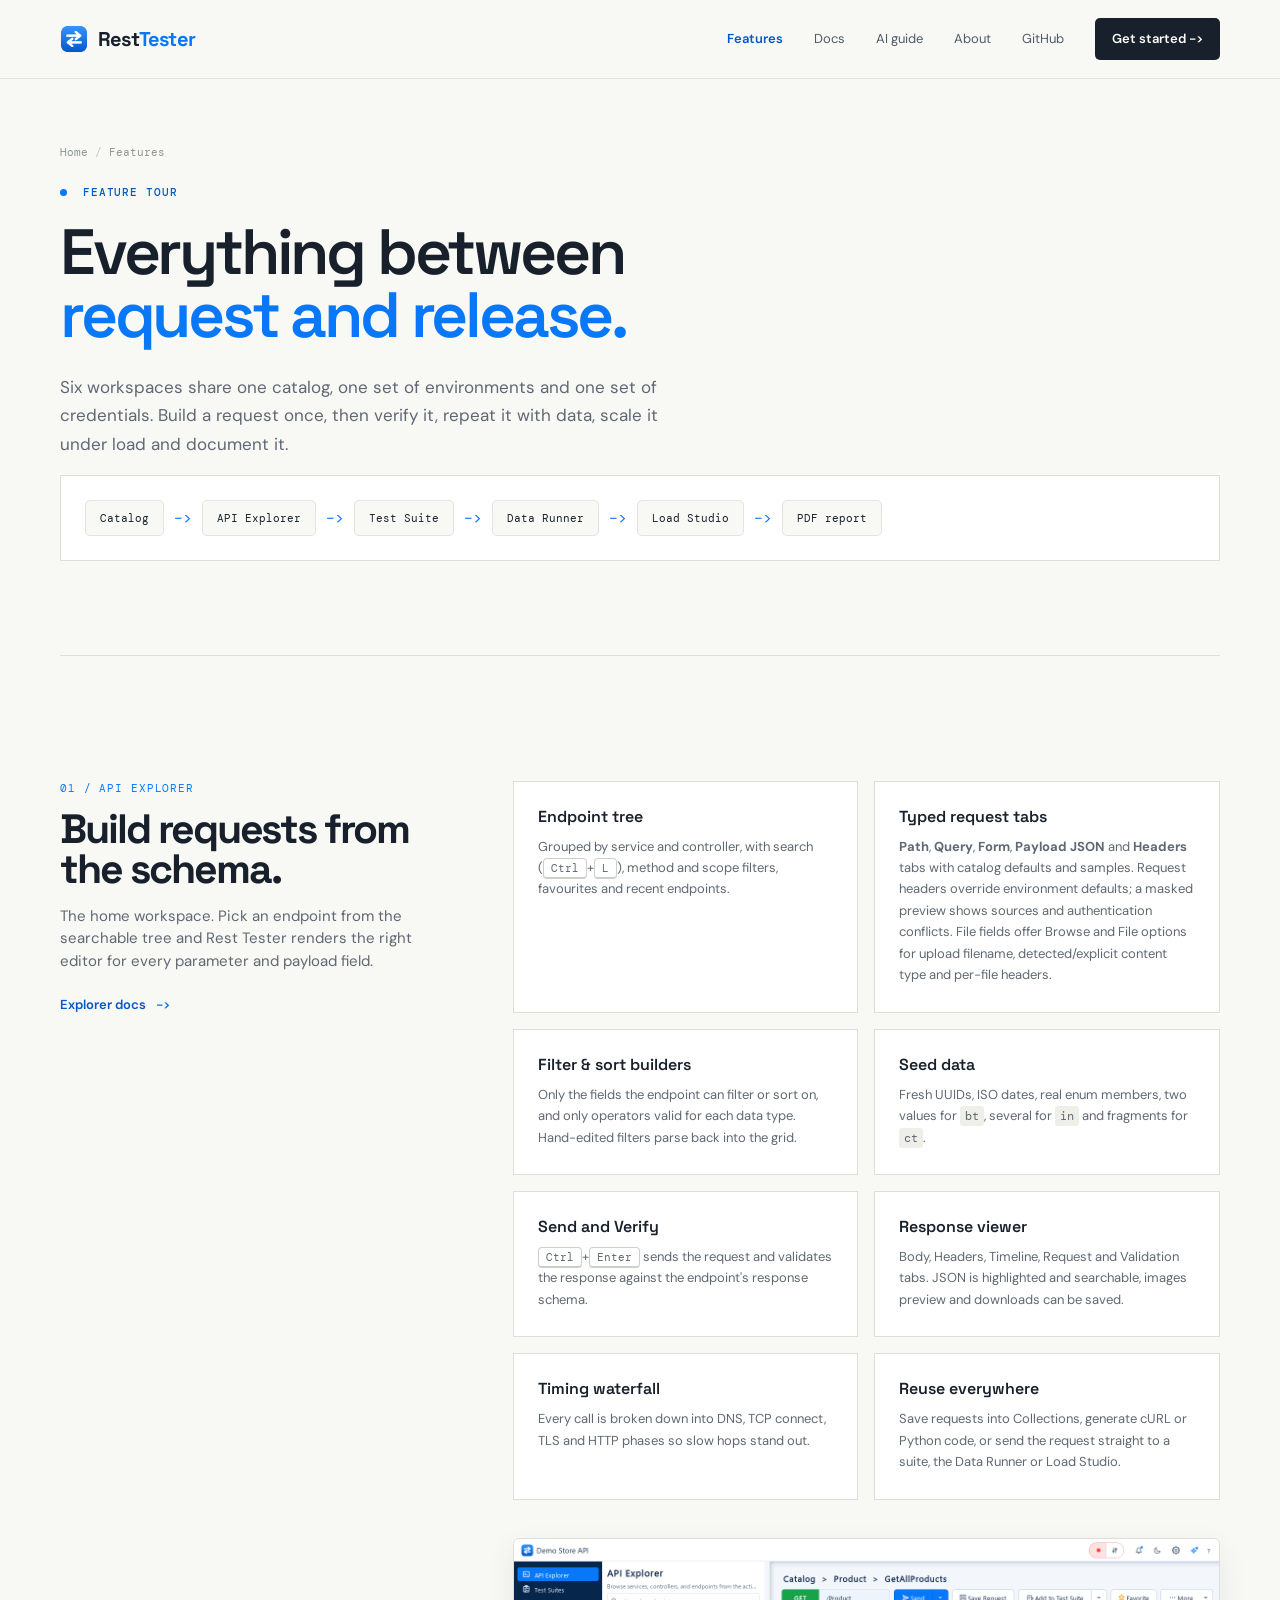
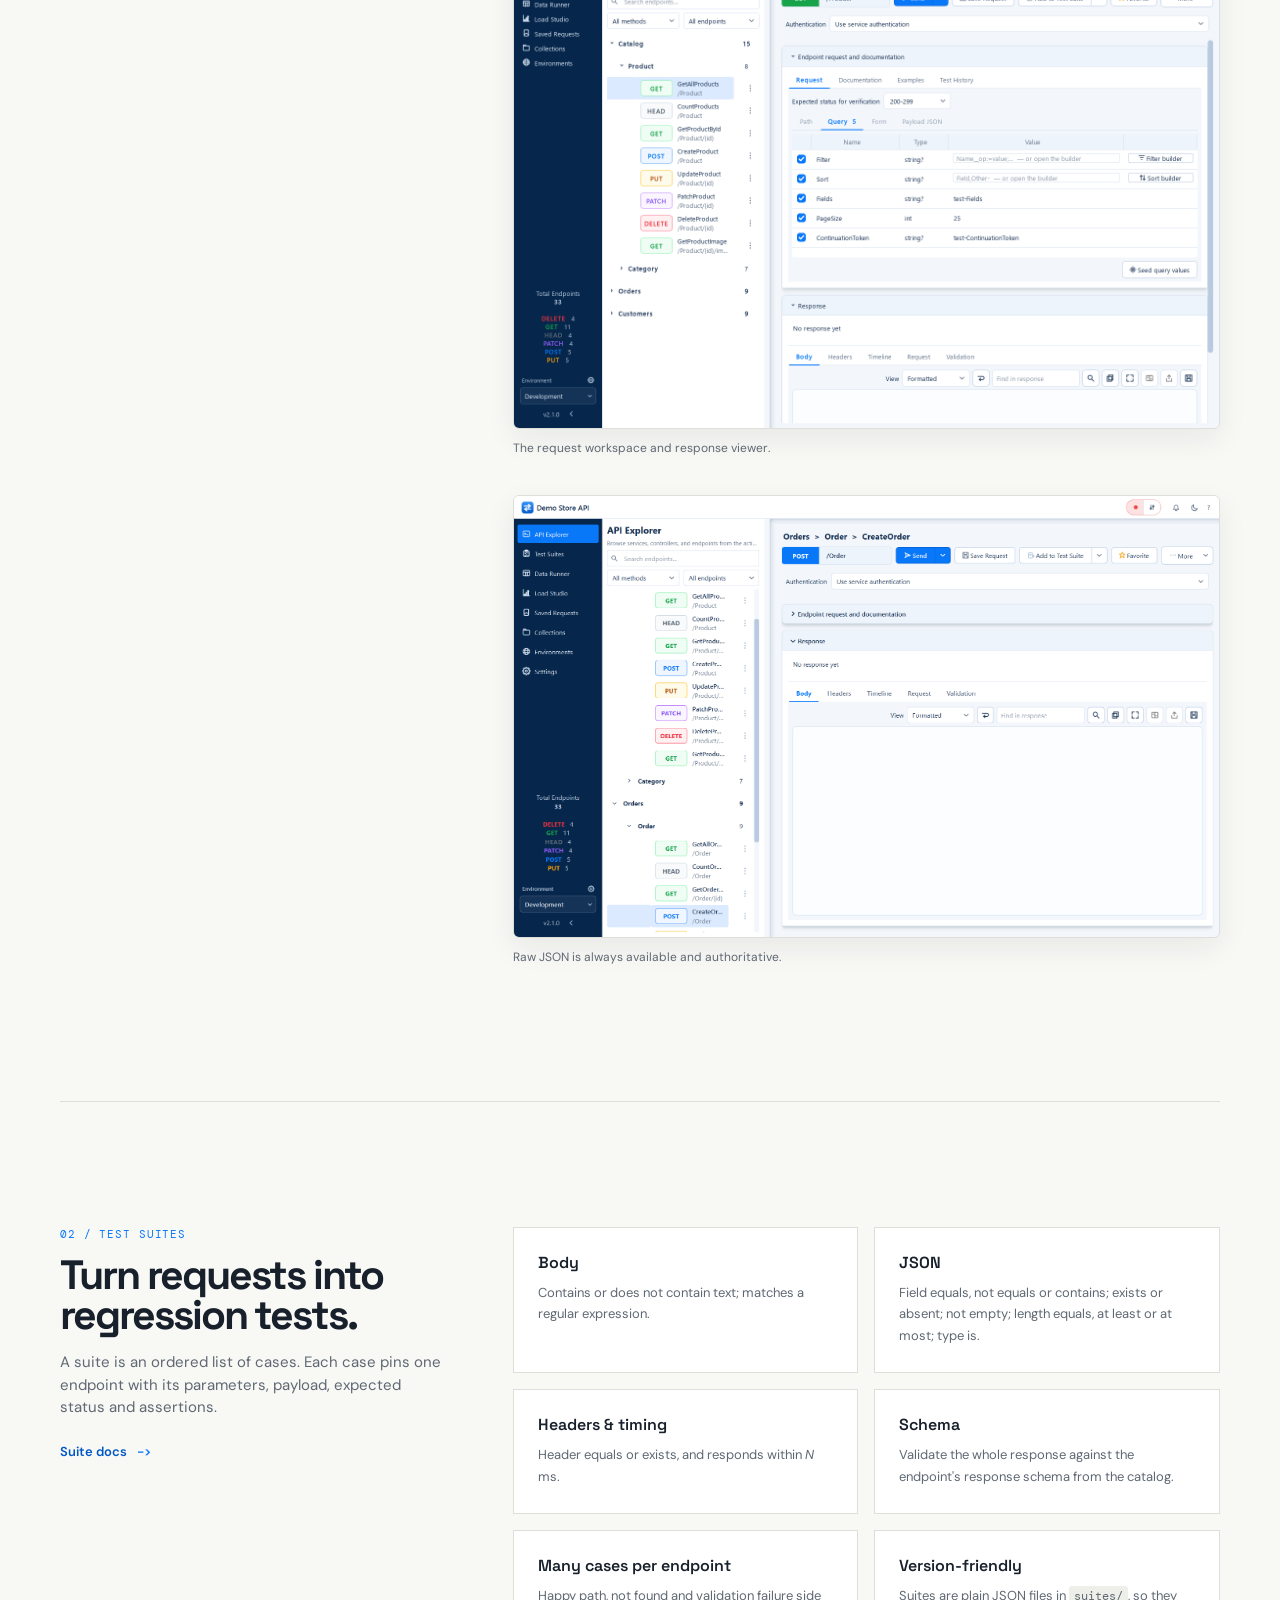
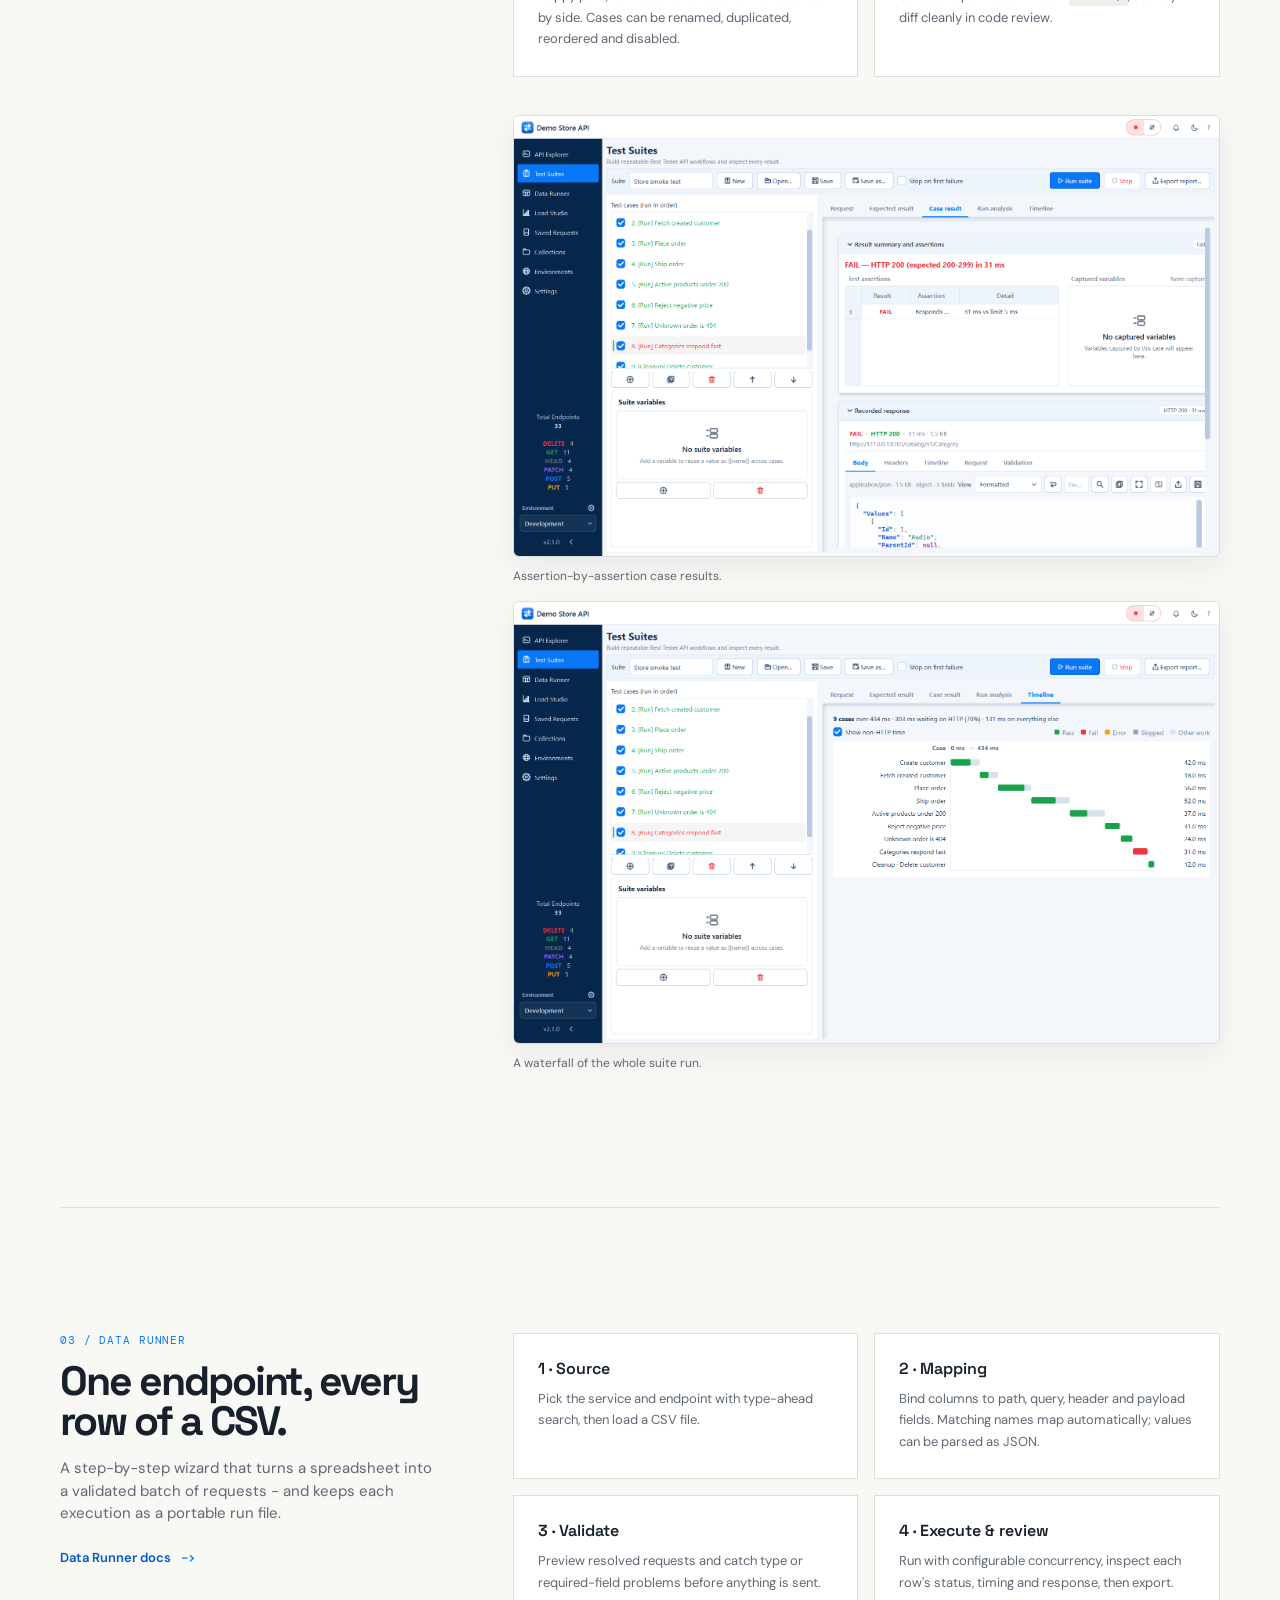
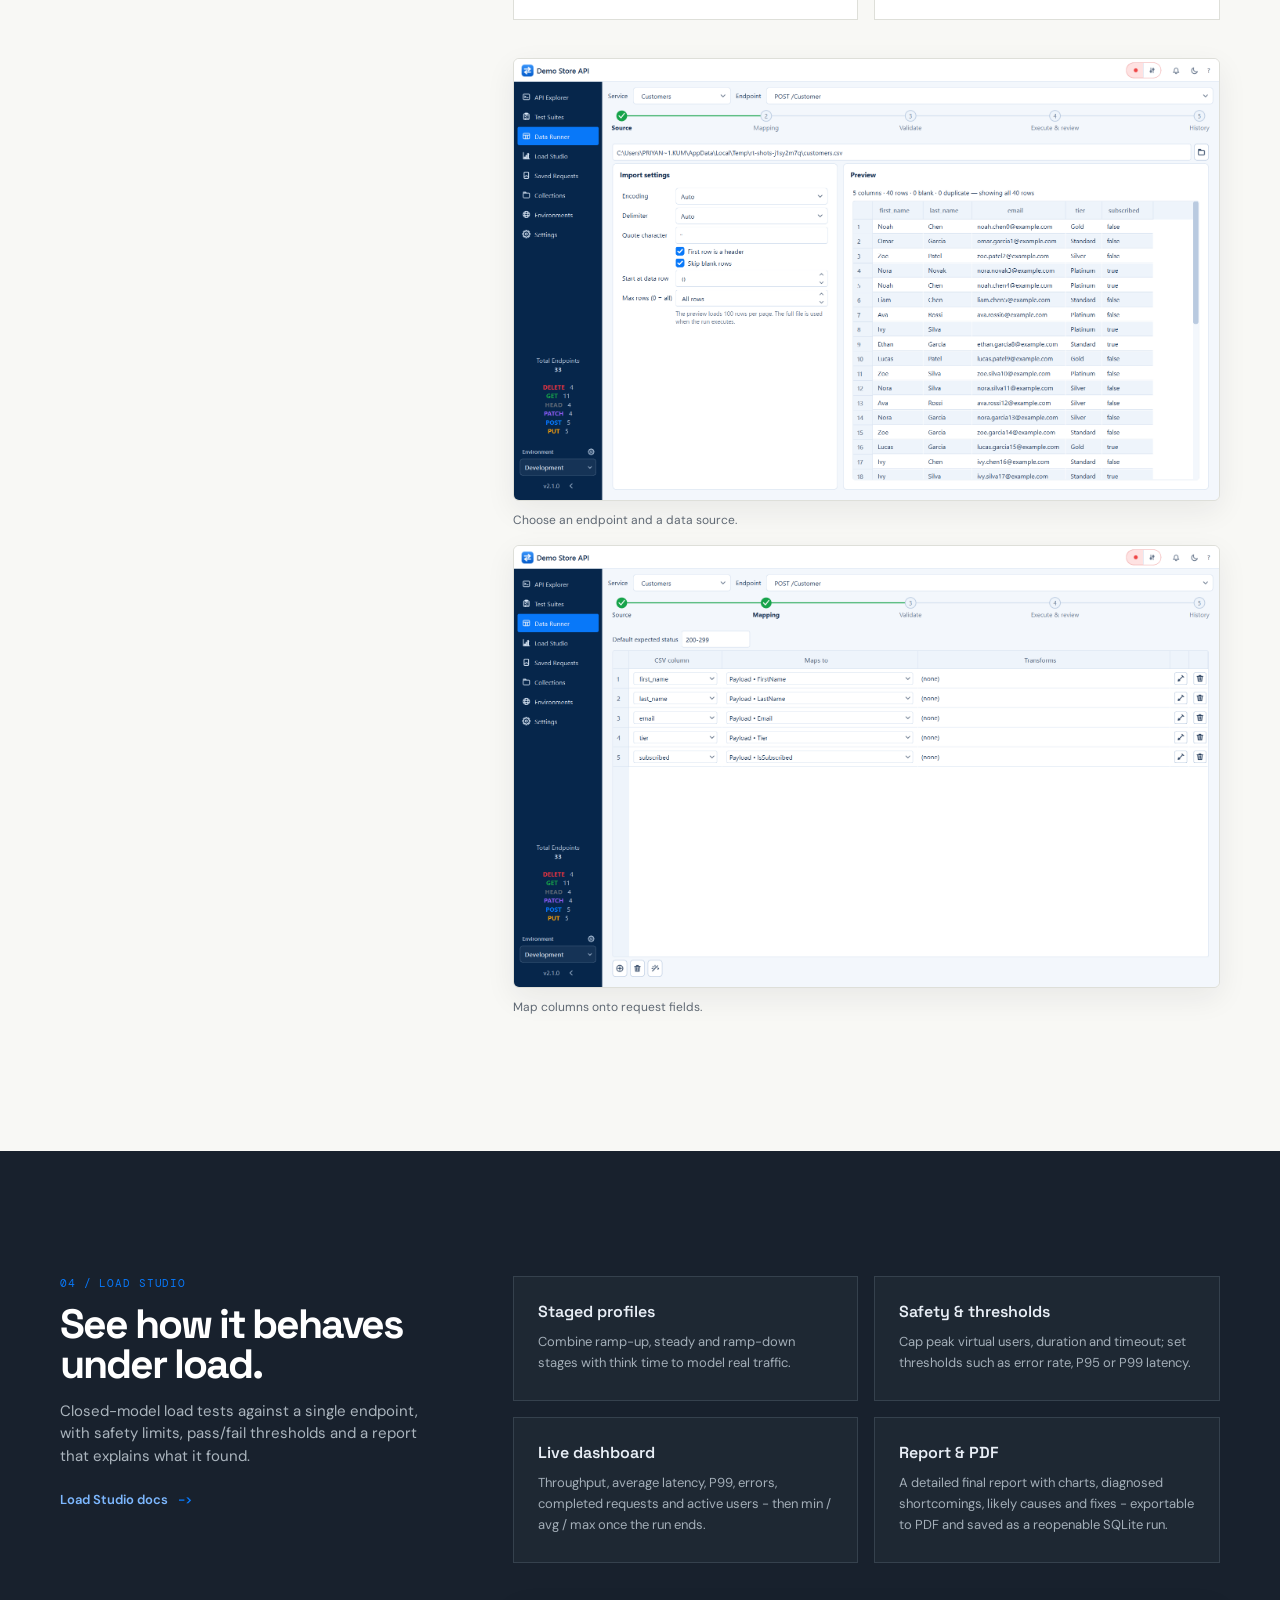
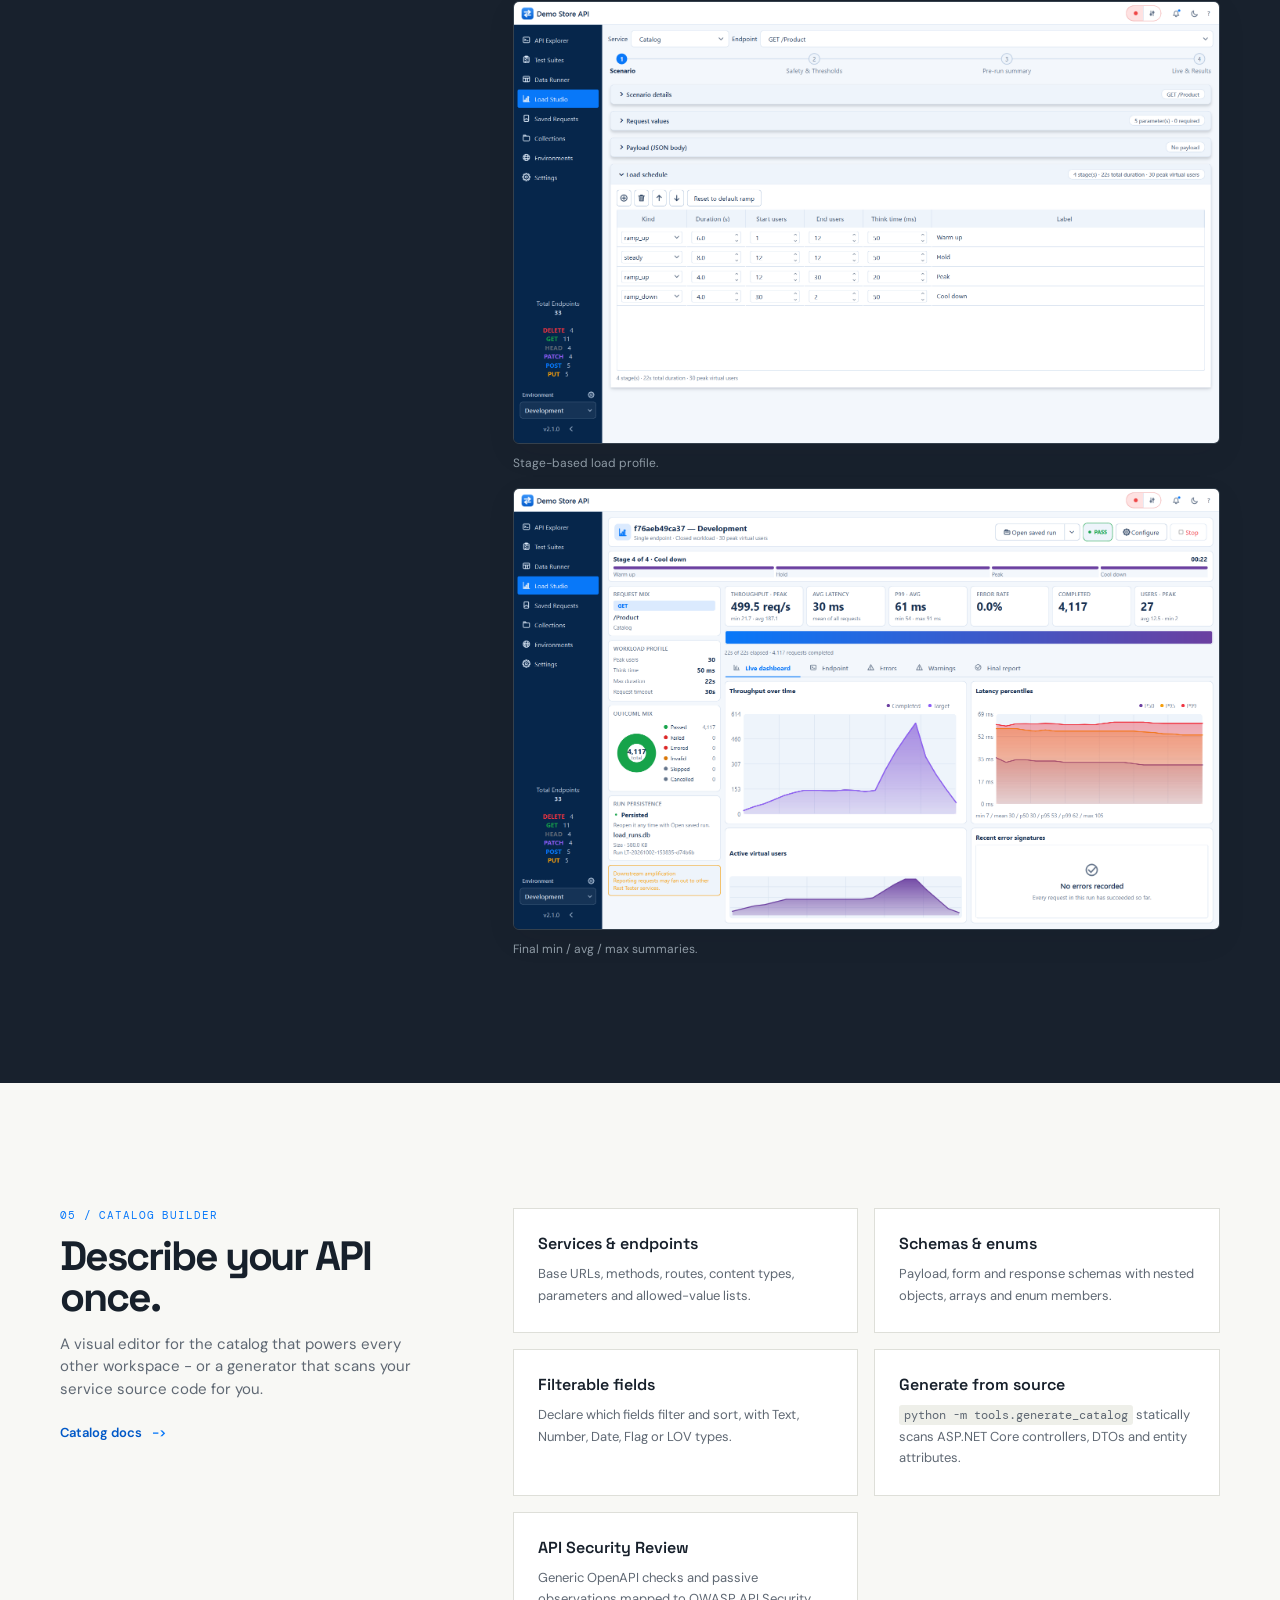
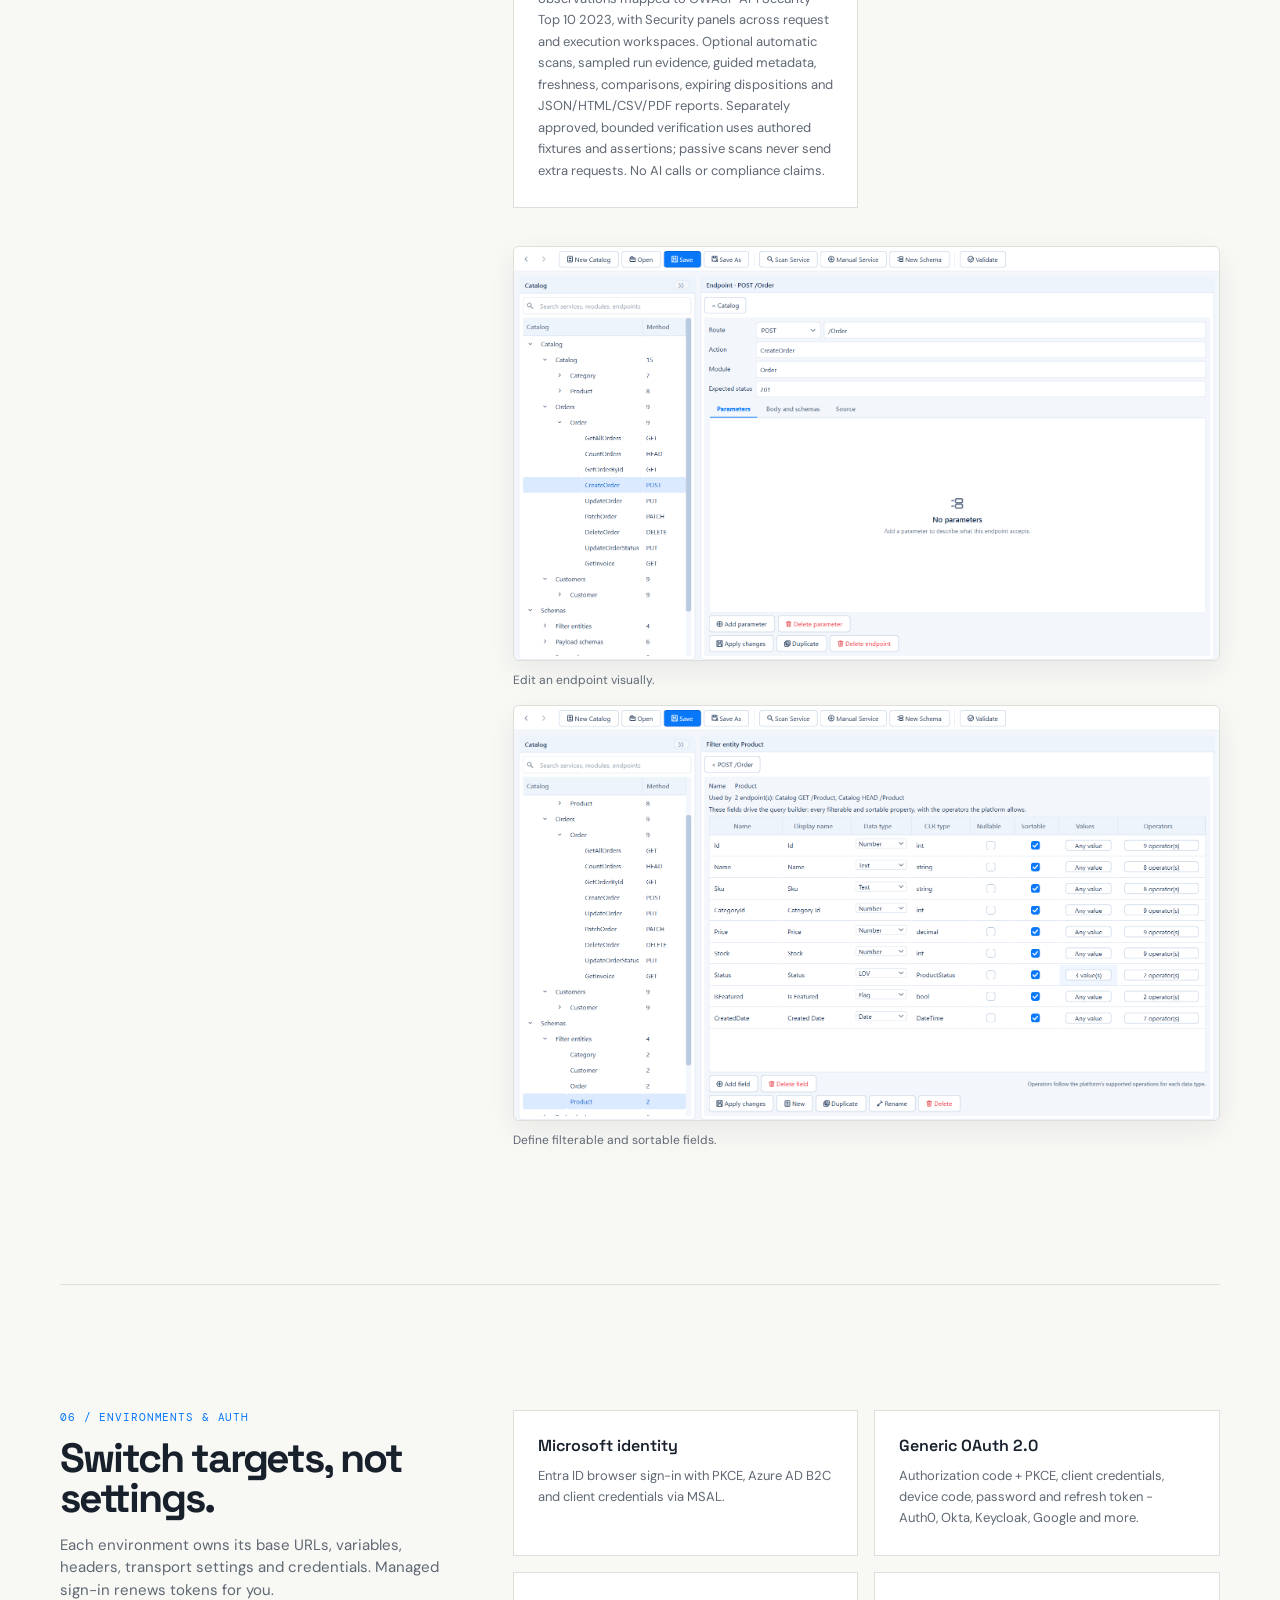
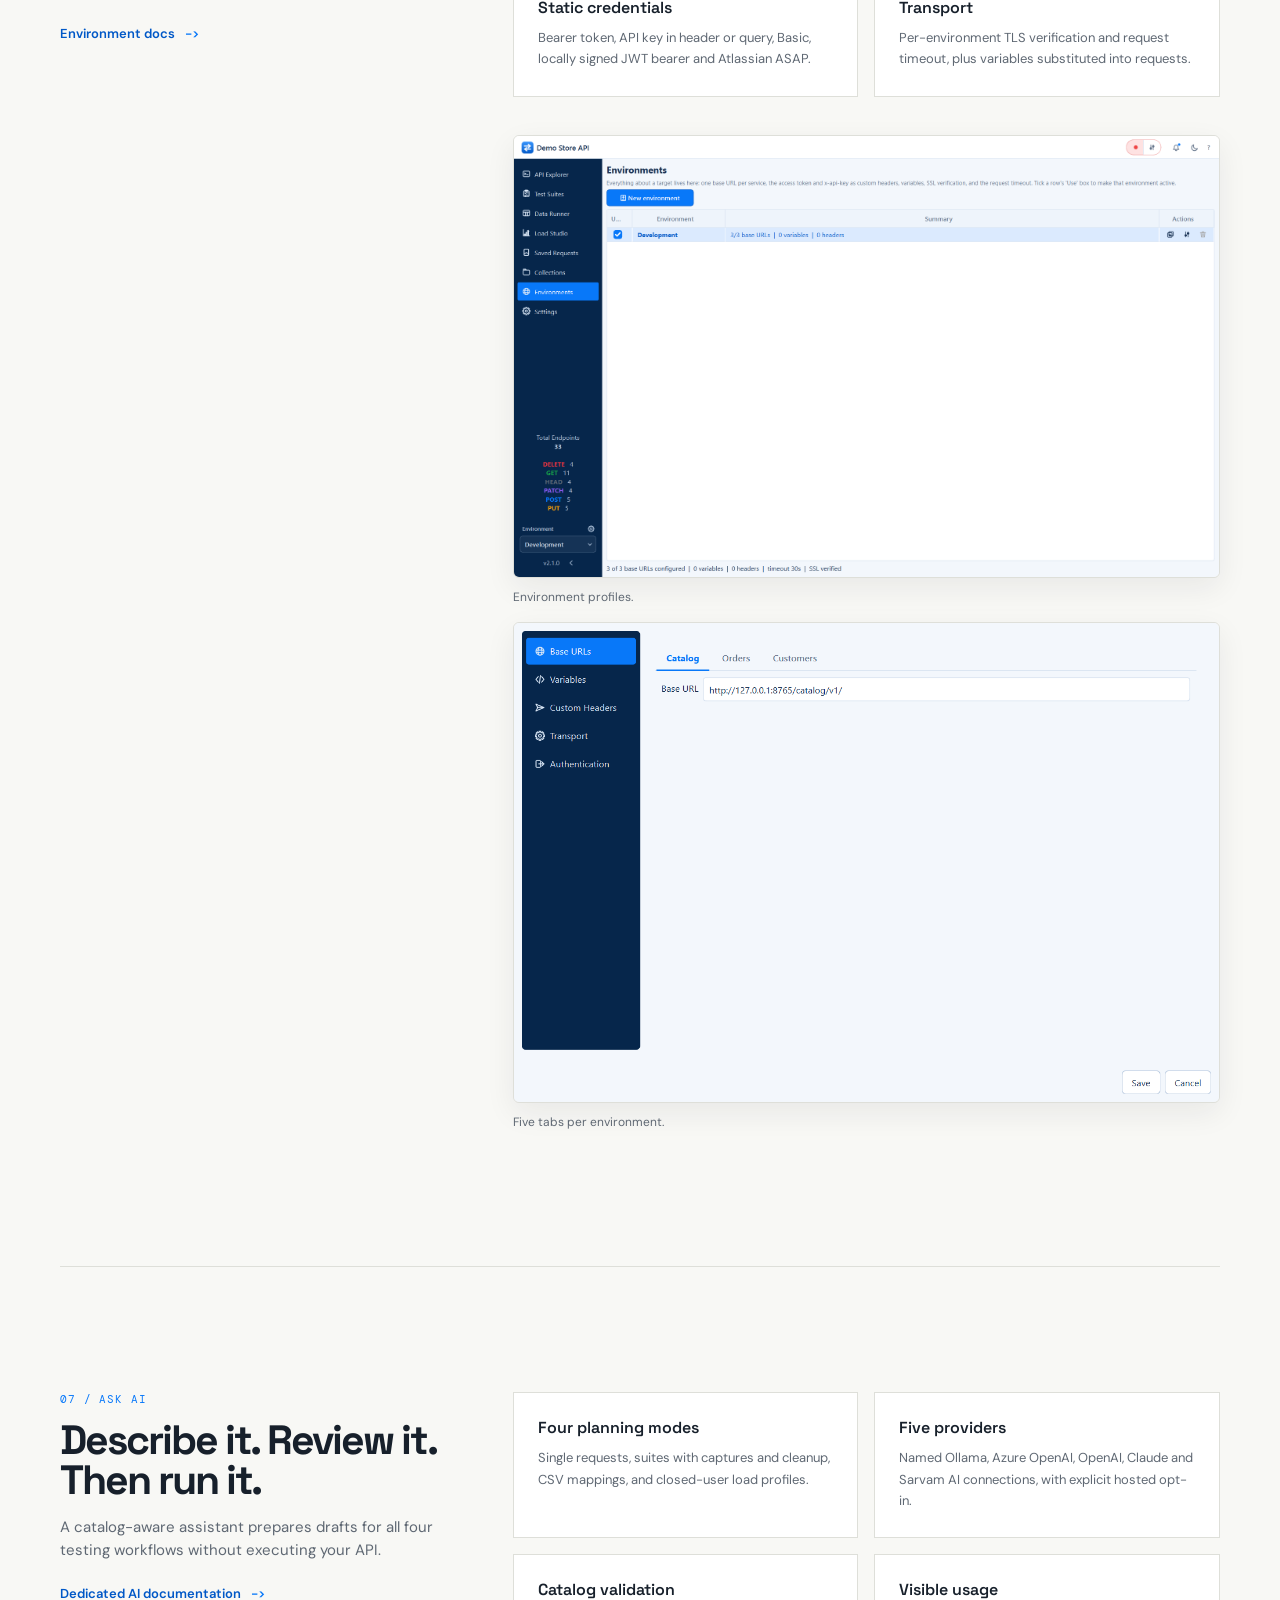
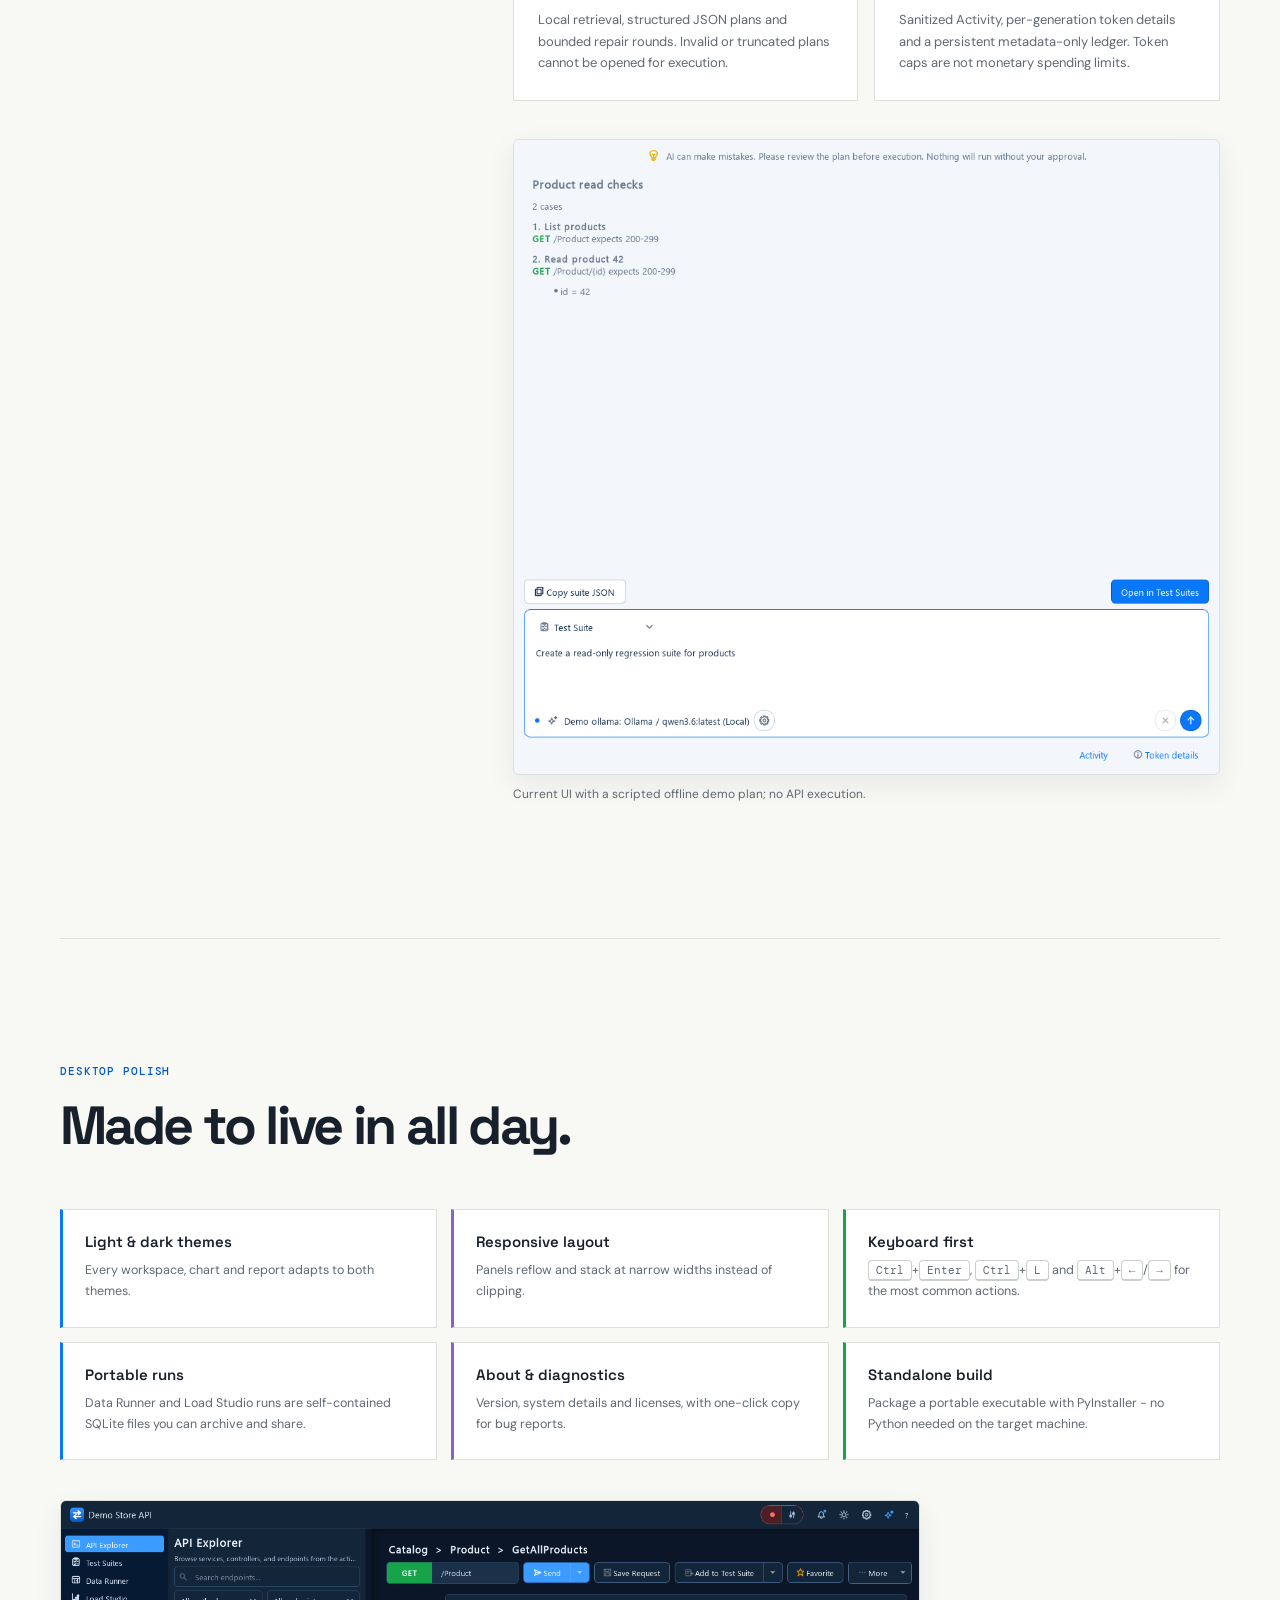
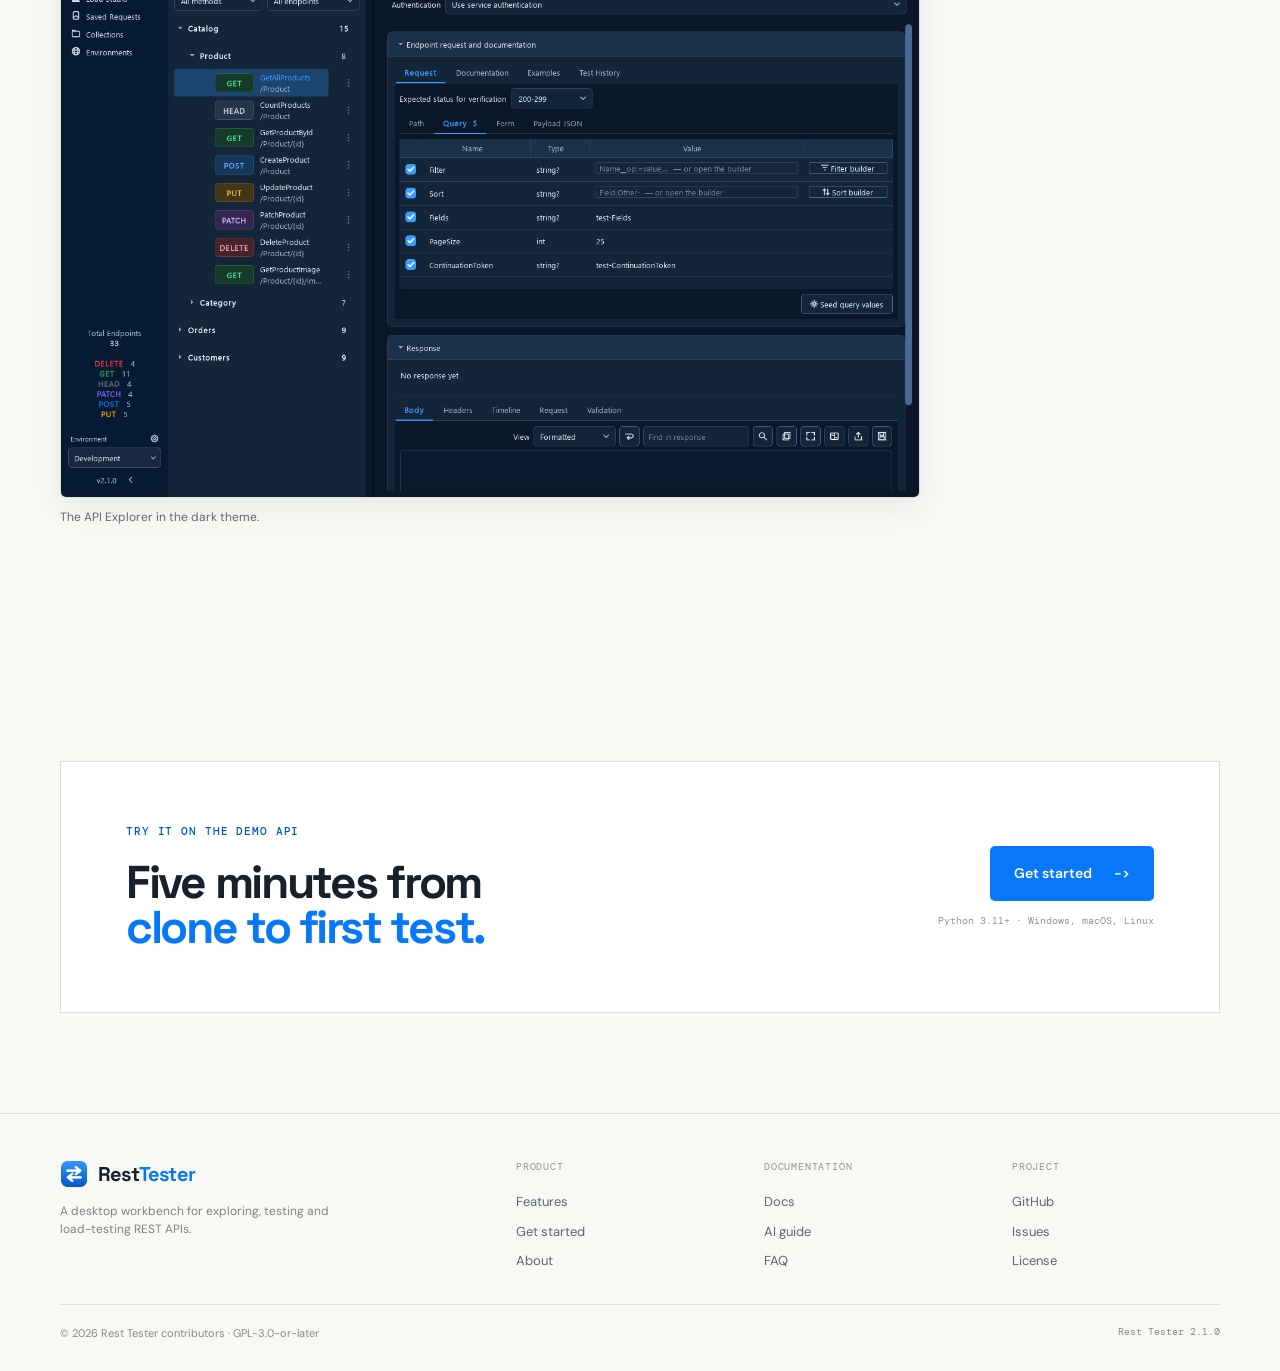
<file: docs/features.html>
<!doctype html>
<html lang="en">
<head>
  <meta charset="utf-8">
  <meta name="viewport" content="width=device-width, initial-scale=1">
  <title>Features - API Explorer, Test Suites, Data Runner &amp; Load Studio | Rest Tester</title>
  <meta name="description" content="Tour every Rest Tester workspace: schema-driven API Explorer, regression Test Suites with rich assertions, CSV Data Runner, Load Studio with PDF reports, Catalog Builder and managed authentication.">
  <meta name="keywords" content="API explorer, API test suite, API assertions, CSV API testing, API load test dashboard, API catalog builder, OAuth token renewal">
  <link rel="canonical" href="https://priyankdalal.github.io/rest-tester/features.html">
  <meta name="robots" content="index, follow, max-image-preview:large">
  <meta name="theme-color" content="#0878f9">
  <meta property="og:type" content="website">
  <meta property="og:site_name" content="Rest Tester">
  <meta property="og:title" content="Rest Tester features - from first request to load test">
  <meta property="og:description" content="Schema-driven requests, regression suites, CSV data runs, load testing, a visual catalog builder and managed authentication.">
  <meta property="og:url" content="https://priyankdalal.github.io/rest-tester/features.html">
  <meta property="og:locale" content="en_US">
  <meta property="og:image" content="https://priyankdalal.github.io/rest-tester/images/load-studio-live.png">
  <meta property="og:image:width" content="1800">
  <meta property="og:image:height" content="1125">
  <meta property="og:image:alt" content="Rest Tester Load Studio live dashboard">
  <meta name="twitter:card" content="summary_large_image">
  <meta name="twitter:title" content="Rest Tester features">
  <meta name="twitter:description" content="Explorer, test suites, data runner, load studio, catalog builder and managed auth in one desktop app.">
  <meta name="twitter:image" content="https://priyankdalal.github.io/rest-tester/images/load-studio-live.png">
  <link rel="icon" href="assets/favicon.ico" sizes="any">
  <link rel="icon" type="image/png" sizes="32x32" href="assets/favicon-32.png">
  <link rel="apple-touch-icon" sizes="180x180" href="assets/apple-touch-icon.png">
  <link rel="manifest" href="site.webmanifest">
  <link rel="preconnect" href="https://fonts.googleapis.com">
  <link rel="preconnect" href="https://fonts.gstatic.com" crossorigin>
  <link rel="stylesheet" href="https://fonts.googleapis.com/css2?family=DM+Mono:wght@400;500&amp;family=DM+Sans:wght@400;500;600;700&amp;family=Space+Grotesk:wght@500;600;700&amp;display=swap">
  <link rel="stylesheet" href="styles.css">
  <script type="application/ld+json">
  {
    "@context": "https://schema.org",
    "@type": "BreadcrumbList",
    "itemListElement": [
      { "@type": "ListItem", "position": 1, "name": "Home", "item": "https://priyankdalal.github.io/rest-tester/" },
      { "@type": "ListItem", "position": 2, "name": "Features", "item": "https://priyankdalal.github.io/rest-tester/features.html" }
    ]
  }
  </script>
</head>
<body>
  <a class="skip-link" href="#main">Skip to content</a>
  <header class="site-header">
    <nav class="nav shell" aria-label="Main navigation">
      <a class="brand" href="./" aria-label="Rest Tester home">
        <img src="assets/logo.png" alt="" width="28" height="28">
        <span>Rest<span>Tester</span></span>
      </a>
      <button class="menu-toggle" type="button" aria-expanded="false" aria-controls="site-menu">Menu</button>
      <div class="nav-links" id="site-menu">
        <a href="features.html" aria-current="page">Features</a>
        <a href="docs.html">Docs</a>
        <a href="ai.html">AI guide</a>
        <a href="about.html">About</a>
        <a href="https://github.com/priyankdalal/rest-tester" rel="noopener">GitHub</a>
        <a class="nav-cta" href="download.html">Get started <span aria-hidden="true">-&gt;</span></a>
      </div>
    </nav>
  </header>

  <main id="main">
    <section class="page-hero shell">
      <nav class="breadcrumb" aria-label="Breadcrumb"><ol><li><a href="./">Home</a></li><li aria-current="page">Features</li></ol></nav>
      <p class="eyebrow"><span class="eyebrow-dot"></span> Feature tour</p>
      <h1>Everything between<br><em>request and release.</em></h1>
      <p class="page-lede">Six workspaces share one catalog, one set of environments and one set of credentials. Build a request once, then verify it, repeat it with data, scale it under load and document it.</p>
      <div class="pipeline-diagram" aria-label="Typical workflow">
        <span>Catalog</span><b aria-hidden="true">-&gt;</b><span>API Explorer</span><b aria-hidden="true">-&gt;</b><span>Test Suite</span><b aria-hidden="true">-&gt;</b><span>Data Runner</span><b aria-hidden="true">-&gt;</b><span>Load Studio</span><b aria-hidden="true">-&gt;</b><span>PDF report</span>
      </div>
    </section>

    <section class="section shell alt-section" id="explorer">
      <div class="split-block">
        <div class="split-sticky">
          <span class="chapter-number">01 / API EXPLORER</span>
          <h2>Build requests from the schema.</h2>
          <p>The home workspace. Pick an endpoint from the searchable tree and Rest Tester renders the right editor for every parameter and payload field.</p>
          <a class="text-link" href="docs.html#explorer">Explorer docs <span aria-hidden="true">-&gt;</span></a>
        </div>
        <div class="detail-grid">
          <article class="detail-card"><h3>Endpoint tree</h3><p>Grouped by service and controller, with search (<kbd>Ctrl</kbd>+<kbd>L</kbd>), method and scope filters, favourites and recent endpoints.</p></article>
          <article class="detail-card"><h3>Typed request tabs</h3><p><strong>Path</strong>, <strong>Query</strong>, <strong>Form</strong>, <strong>Payload JSON</strong> and <strong>Headers</strong> tabs with catalog defaults and samples. Request headers override environment defaults; a masked preview shows sources and authentication conflicts. File fields offer Browse and File options for upload filename, detected/explicit content type and per-file headers.</p></article>
          <article class="detail-card"><h3>Filter &amp; sort builders</h3><p>Only the fields the endpoint can filter or sort on, and only operators valid for each data type. Hand-edited filters parse back into the grid.</p></article>
          <article class="detail-card"><h3>Seed data</h3><p>Fresh UUIDs, ISO dates, real enum members, two values for <code>bt</code>, several for <code>in</code> and fragments for <code>ct</code>.</p></article>
          <article class="detail-card"><h3>Send and Verify</h3><p><kbd>Ctrl</kbd>+<kbd>Enter</kbd> sends the request and validates the response against the endpoint's response schema.</p></article>
          <article class="detail-card"><h3>Response viewer</h3><p>Body, Headers, Timeline, Request and Validation tabs. JSON is highlighted and searchable, images preview and downloads can be saved.</p></article>
          <article class="detail-card"><h3>Timing waterfall</h3><p>Every call is broken down into DNS, TCP connect, TLS and HTTP phases so slow hops stand out.</p></article>
          <article class="detail-card"><h3>Reuse everywhere</h3><p>Save requests into Collections, generate cURL or Python code, or send the request straight to a suite, the Data Runner or Load Studio.</p></article>
          <figure class="feature-shot"><img src="images/api-explorer-request.png" alt="API Explorer request workspace with typed parameters and a JSON response" width="1440" height="1000" loading="lazy" decoding="async"><figcaption>The request workspace and response viewer.</figcaption></figure>
          <figure class="feature-shot"><img src="images/payload-json.png" alt="Raw JSON payload editor next to the schema-driven form" width="1800" height="1125" loading="lazy" decoding="async"><figcaption>Raw JSON is always available and authoritative.</figcaption></figure>
        </div>
      </div>
    </section>

    <section class="section shell alt-section" id="suites">
      <div class="split-block">
        <div class="split-sticky">
          <span class="chapter-number">02 / TEST SUITES</span>
          <h2>Turn requests into regression tests.</h2>
          <p>A suite is an ordered list of cases. Each case pins one endpoint with its parameters, payload, expected status and assertions.</p>
          <a class="text-link" href="docs.html#suites">Suite docs <span aria-hidden="true">-&gt;</span></a>
        </div>
        <div class="detail-grid">
          <article class="detail-card"><h3>Body</h3><p>Contains or does not contain text; matches a regular expression.</p></article>
          <article class="detail-card"><h3>JSON</h3><p>Field equals, not equals or contains; exists or absent; not empty; length equals, at least or at most; type is.</p></article>
          <article class="detail-card"><h3>Headers &amp; timing</h3><p>Header equals or exists, and responds within <em>N</em> ms.</p></article>
          <article class="detail-card"><h3>Schema</h3><p>Validate the whole response against the endpoint's response schema from the catalog.</p></article>
          <article class="detail-card"><h3>Many cases per endpoint</h3><p>Happy path, not found and validation failure side by side. Cases can be renamed, duplicated, reordered and disabled.</p></article>
          <article class="detail-card"><h3>Version-friendly</h3><p>Suites are plain JSON files in <code>suites/</code>, so they diff cleanly in code review.</p></article>
          <div class="shot-pair">
            <figure class="feature-shot"><img src="images/suite-case-result.png" alt="Per-case suite result listing each assertion and its outcome" width="1800" height="1125" loading="lazy" decoding="async"><figcaption>Assertion-by-assertion case results.</figcaption></figure>
            <figure class="feature-shot"><img src="images/suite-timeline.png" alt="Waterfall timeline of an entire suite run" width="1800" height="1125" loading="lazy" decoding="async"><figcaption>A waterfall of the whole suite run.</figcaption></figure>
          </div>
        </div>
      </div>
    </section>

    <section class="section shell alt-section" id="data-runner">
      <div class="split-block">
        <div class="split-sticky">
          <span class="chapter-number">03 / DATA RUNNER</span>
          <h2>One endpoint, every row of a CSV.</h2>
          <p>A step-by-step wizard that turns a spreadsheet into a validated batch of requests - and keeps each execution as a portable run file.</p>
          <a class="text-link" href="docs.html#data-runner">Data Runner docs <span aria-hidden="true">-&gt;</span></a>
        </div>
        <div class="detail-grid">
          <article class="detail-card"><h3>1 &middot; Source</h3><p>Pick the service and endpoint with type-ahead search, then load a CSV file.</p></article>
          <article class="detail-card"><h3>2 &middot; Mapping</h3><p>Bind columns to path, query, header and payload fields. Matching names map automatically; values can be parsed as JSON.</p></article>
          <article class="detail-card"><h3>3 &middot; Validate</h3><p>Preview resolved requests and catch type or required-field problems before anything is sent.</p></article>
          <article class="detail-card"><h3>4 &middot; Execute &amp; review</h3><p>Run with configurable concurrency, inspect each row's status, timing and response, then export.</p></article>
          <div class="shot-pair">
            <figure class="feature-shot"><img src="images/data-runner-source.png" alt="Data Runner source step with endpoint selection and CSV preview" width="1800" height="1125" loading="lazy" decoding="async"><figcaption>Choose an endpoint and a data source.</figcaption></figure>
            <figure class="feature-shot"><img src="images/data-runner-mapping.png" alt="Data Runner column mapping step binding CSV columns to request fields" width="1800" height="1125" loading="lazy" decoding="async"><figcaption>Map columns onto request fields.</figcaption></figure>
          </div>
        </div>
      </div>
    </section>

    <section class="dark-section" id="load-studio">
      <div class="shell split-block">
        <div class="split-sticky light">
          <span class="chapter-number">04 / LOAD STUDIO</span>
          <h2>See how it behaves under load.</h2>
          <p>Closed-model load tests against a single endpoint, with safety limits, pass/fail thresholds and a report that explains what it found.</p>
          <a class="text-link" href="docs.html#load-studio">Load Studio docs <span aria-hidden="true">-&gt;</span></a>
        </div>
        <div class="detail-grid">
          <article class="detail-card dark"><h3>Staged profiles</h3><p>Combine ramp-up, steady and ramp-down stages with think time to model real traffic.</p></article>
          <article class="detail-card dark"><h3>Safety &amp; thresholds</h3><p>Cap peak virtual users, duration and timeout; set thresholds such as error rate, P95 or P99 latency.</p></article>
          <article class="detail-card dark"><h3>Live dashboard</h3><p>Throughput, average latency, P99, errors, completed requests and active users - then min / avg / max once the run ends.</p></article>
          <article class="detail-card dark"><h3>Report &amp; PDF</h3><p>A detailed final report with charts, diagnosed shortcomings, likely causes and fixes - exportable to PDF and saved as a reopenable SQLite run.</p></article>
          <div class="shot-pair">
            <figure class="feature-shot"><img src="images/load-studio-configure.png" alt="Load Studio stage configuration with ramp up, steady and ramp down" width="1800" height="1125" loading="lazy" decoding="async"><figcaption>Stage-based load profile.</figcaption></figure>
            <figure class="feature-shot"><img src="images/load-studio-results.png" alt="Load Studio results with minimum, average and maximum for each metric" width="1800" height="1125" loading="lazy" decoding="async"><figcaption>Final min / avg / max summaries.</figcaption></figure>
          </div>
        </div>
      </div>
    </section>

    <section class="section shell" id="catalog-builder">
      <div class="split-block">
        <div class="split-sticky">
          <span class="chapter-number">05 / CATALOG BUILDER</span>
          <h2>Describe your API once.</h2>
          <p>A visual editor for the catalog that powers every other workspace - or a generator that scans your service source code for you.</p>
          <a class="text-link" href="docs.html#catalog">Catalog docs <span aria-hidden="true">-&gt;</span></a>
        </div>
        <div class="detail-grid">
          <article class="detail-card"><h3>Services &amp; endpoints</h3><p>Base URLs, methods, routes, content types, parameters and allowed-value lists.</p></article>
          <article class="detail-card"><h3>Schemas &amp; enums</h3><p>Payload, form and response schemas with nested objects, arrays and enum members.</p></article>
          <article class="detail-card"><h3>Filterable fields</h3><p>Declare which fields filter and sort, with Text, Number, Date, Flag or LOV types.</p></article>
          <article class="detail-card"><h3>Generate from source</h3><p><code>python -m tools.generate_catalog</code> statically scans ASP.NET Core controllers, DTOs and entity attributes.</p></article>
          <article class="detail-card"><h3>API Security Review</h3><p>Generic OpenAPI checks and passive observations mapped to OWASP API Security Top 10 2023, with Security panels across request and execution workspaces. Optional automatic scans, sampled run evidence, guided metadata, freshness, comparisons, expiring dispositions and JSON/HTML/CSV/PDF reports. Separately approved, bounded verification uses authored fixtures and assertions; passive scans never send extra requests. No AI calls or compliance claims.</p></article>
          <div class="shot-pair">
            <figure class="feature-shot"><img src="images/catalog-builder-endpoint.png" alt="Catalog Builder endpoint editor" width="1800" height="1055" loading="lazy" decoding="async"><figcaption>Edit an endpoint visually.</figcaption></figure>
            <figure class="feature-shot"><img src="images/catalog-builder-filter.png" alt="Catalog Builder filter entity editor with field types" width="1800" height="1055" loading="lazy" decoding="async"><figcaption>Define filterable and sortable fields.</figcaption></figure>
          </div>
        </div>
      </div>
    </section>

    <section class="section shell alt-section" id="environments">
      <div class="split-block">
        <div class="split-sticky">
          <span class="chapter-number">06 / ENVIRONMENTS &amp; AUTH</span>
          <h2>Switch targets, not settings.</h2>
          <p>Each environment owns its base URLs, variables, headers, transport settings and credentials. Managed sign-in renews tokens for you.</p>
          <a class="text-link" href="docs.html#environments">Environment docs <span aria-hidden="true">-&gt;</span></a>
        </div>
        <div class="detail-grid">
          <article class="detail-card"><h3>Microsoft identity</h3><p>Entra ID browser sign-in with PKCE, Azure AD B2C and client credentials via MSAL.</p></article>
          <article class="detail-card"><h3>Generic OAuth 2.0</h3><p>Authorization code + PKCE, client credentials, device code, password and refresh token - Auth0, Okta, Keycloak, Google and more.</p></article>
          <article class="detail-card"><h3>Static credentials</h3><p>Bearer token, API key in header or query, Basic, locally signed JWT bearer and Atlassian ASAP.</p></article>
          <article class="detail-card"><h3>Transport</h3><p>Per-environment TLS verification and request timeout, plus variables substituted into requests.</p></article>
          <div class="shot-pair">
            <figure class="feature-shot"><img src="images/environments.png" alt="Environments page listing profiles and their base URLs" width="1800" height="1125" loading="lazy" decoding="async"><figcaption>Environment profiles.</figcaption></figure>
            <figure class="feature-shot"><img src="images/environment-editor.png" alt="Environment editor with base URL, variables, headers, transport and authentication tabs" width="1250" height="850" loading="lazy" decoding="async"><figcaption>Five tabs per environment.</figcaption></figure>
          </div>
        </div>
      </div>
    </section>

    <section class="section shell alt-section" id="ai">
      <div class="split-block">
        <div class="split-sticky">
          <span class="chapter-number">07 / ASK AI</span>
          <h2>Describe it. Review it. Then run it.</h2>
          <p>A catalog-aware assistant prepares drafts for all four testing workflows without executing your API.</p>
          <a class="text-link" href="ai.html">Dedicated AI documentation <span aria-hidden="true">-&gt;</span></a>
        </div>
        <div class="detail-grid">
          <article class="detail-card"><h3>Four planning modes</h3><p>Single requests, suites with captures and cleanup, CSV mappings, and closed-user load profiles.</p></article>
          <article class="detail-card"><h3>Five providers</h3><p>Named Ollama, Azure OpenAI, OpenAI, Claude and Sarvam AI connections, with explicit hosted opt-in.</p></article>
          <article class="detail-card"><h3>Catalog validation</h3><p>Local retrieval, structured JSON plans and bounded repair rounds. Invalid or truncated plans cannot be opened for execution.</p></article>
          <article class="detail-card"><h3>Visible usage</h3><p>Sanitized Activity, per-generation token details and a persistent metadata-only ledger. Token caps are not monetary spending limits.</p></article>
          <figure class="feature-shot"><img src="images/ai-suite.png" alt="Current AI-generated suite preview with native Test Suites handoff" width="1000" height="900" loading="lazy" decoding="async"><figcaption>Current UI with a scripted offline demo plan; no API execution.</figcaption></figure>
        </div>
      </div>
    </section>

    <section class="section shell alt-section" id="experience">
      <div class="section-heading">
        <p class="eyebrow">Desktop polish</p>
        <h2>Made to live in all day.</h2>
      </div>
      <div class="category-grid">
        <article class="category-card"><h3>Light &amp; dark themes</h3><p>Every workspace, chart and report adapts to both themes.</p></article>
        <article class="category-card"><h3>Responsive layout</h3><p>Panels reflow and stack at narrow widths instead of clipping.</p></article>
        <article class="category-card"><h3>Keyboard first</h3><p><kbd>Ctrl</kbd>+<kbd>Enter</kbd>, <kbd>Ctrl</kbd>+<kbd>L</kbd> and <kbd>Alt</kbd>+<kbd>&larr;</kbd>/<kbd>&rarr;</kbd> for the most common actions.</p></article>
        <article class="category-card"><h3>Portable runs</h3><p>Data Runner and Load Studio runs are self-contained SQLite files you can archive and share.</p></article>
        <article class="category-card"><h3>About &amp; diagnostics</h3><p>Version, system details and licenses, with one-click copy for bug reports.</p></article>
        <article class="category-card"><h3>Standalone build</h3><p>Package a portable executable with PyInstaller - no Python needed on the target machine.</p></article>
      </div>
      <figure class="feature-shot feature-shot-narrow"><img src="images/api-explorer-dark.png" alt="Rest Tester API Explorer in the dark theme" width="1440" height="1000" loading="lazy" decoding="async"><figcaption>The API Explorer in the dark theme.</figcaption></figure>
    </section>

    <section class="cta-section shell">
      <div class="cta-card">
        <div><p class="eyebrow">Try it on the demo API</p><h2>Five minutes from<br><em>clone to first test.</em></h2></div>
        <div class="cta-action"><a class="button button-primary button-lg" href="download.html">Get started <span aria-hidden="true">-&gt;</span></a><small>Python 3.11+ &middot; Windows, macOS, Linux</small></div>
      </div>
    </section>
  </main>

  <footer class="footer">
    <div class="shell footer-grid">
      <div class="footer-brand">
        <a class="brand" href="./"><img src="assets/logo.png" alt="" width="28" height="28"><span>Rest<span>Tester</span></span></a>
        <p>A desktop workbench for exploring, testing and load-testing REST APIs.</p>
      </div>
      <nav class="footer-col" aria-label="Product"><h2>Product</h2><a href="features.html">Features</a><a href="download.html">Get started</a><a href="about.html">About</a></nav>
      <nav class="footer-col" aria-label="Documentation"><h2>Documentation</h2><a href="docs.html">Docs</a><a href="ai.html">AI guide</a><a href="docs.html#faq">FAQ</a></nav>
      <nav class="footer-col" aria-label="Project"><h2>Project</h2><a href="https://github.com/priyankdalal/rest-tester" rel="noopener">GitHub</a><a href="https://github.com/priyankdalal/rest-tester/issues" rel="noopener">Issues</a><a href="about.html#license">License</a></nav>
    </div>
    <div class="shell footer-base"><span>&copy; 2026 Rest Tester contributors &middot; GPL-3.0-or-later</span><span class="footer-note">Rest Tester 2.1.0</span></div>
  </footer>
  <script src="script.js" defer></script>
</body>
</html>
</file>
<file: docs/styles.css>
/*
 * Rest Tester website.
 * Design system follows the GingerFlow site: paper background, Space Grotesk headings,
 * DM Sans body, DM Mono labels, hairline borders and one dark feature band per page.
 * The accent palette is Rest Tester's own (api_tester/theme.py PRIMARY / ACCENT / PASS).
 */

:root {
  --ink: #17202b;
  --muted: #5f6873;
  --paper: #f8f8f5;
  --paper-2: #eeefeb;
  --line: #dedfd9;
  --accent: #0878f9;
  --accent-dark: #0058c7;
  --accent-soft: #e6f0fe;
  --accent-light: #7db8ff;
  --purple: #8a63c9;
  --green: #16a34a;
  --red: #ef3340;
  --amber: #f59e0b;
  --dark: #18212d;
  --dark-2: #202b36;
  --dark-line: #3b4651;
  --heading: 'Space Grotesk', system-ui, sans-serif;
  --body: 'DM Sans', system-ui, -apple-system, 'Segoe UI', sans-serif;
  --mono: 'DM Mono', ui-monospace, 'Cascadia Mono', Consolas, monospace;
}

* { box-sizing: border-box; }
html { scroll-behavior: smooth; }
@media (prefers-reduced-motion: reduce) { html { scroll-behavior: auto; } * { transition: none !important; animation: none !important; } }
body { margin: 0; background: var(--paper); color: var(--ink); font-family: var(--body); line-height: 1.5; overflow-x: hidden; }
a { color: inherit; text-decoration: none; }
img { max-width: 100%; }
.shell { width: min(1160px, calc(100% - 48px)); margin: auto; }
h1, h2, h3, p { margin-top: 0; }
h1, h2 { font-family: var(--heading); letter-spacing: -.05em; line-height: .98; }
h1 { margin-bottom: 27px; font-size: clamp(50px, 6vw, 80px); font-weight: 600; }
h1 em, h2 em { color: var(--accent); font-style: normal; }

/* ---- header & navigation ---- */
.skip-link { position: absolute; left: -9999px; top: 0; z-index: 99; padding: 12px 18px; background: var(--ink); color: #fff; font-size: 13px; font-weight: 600; border-radius: 0 0 5px 0; }
.skip-link:focus { left: 0; }
a:focus-visible, button:focus-visible { outline: 2px solid var(--accent); outline-offset: 3px; }
.site-header { position: sticky; top: 0; z-index: 10; background: rgba(248, 248, 245, .9); border-bottom: 1px solid rgba(222, 223, 217, .75); backdrop-filter: blur(14px); }
.nav { position: relative; min-height: 78px; display: flex; align-items: center; justify-content: space-between; }
.brand { display: flex; align-items: center; gap: 10px; font: 700 20px var(--heading); letter-spacing: -.04em; }
.brand img { width: 28px; height: 28px; border-radius: 7px; }
.brand > span > span { color: var(--accent); }
.nav-links { display: flex; align-items: center; gap: 31px; font-size: 13px; color: #515b65; }
.nav-links a:hover { color: var(--accent-dark); }
.nav-links a[aria-current="page"]:not(.nav-cta) { color: var(--accent-dark); font-weight: 600; }
.nav-cta { padding: 11px 17px; background: var(--ink); border-radius: 5px; color: #fff !important; font-weight: 600; }
.nav-cta:hover { background: var(--accent-dark); }
.menu-toggle { display: none; border: 1px solid var(--line); background: #fff; border-radius: 5px; padding: 8px 12px; font: 600 13px var(--body); color: var(--ink); cursor: pointer; }

/* ---- shared typography & buttons ---- */
.eyebrow { margin: 0 0 22px; color: var(--accent-dark); font: 500 11px var(--mono); letter-spacing: .08em; text-transform: uppercase; }
.eyebrow-dot { display: inline-block; width: 7px; height: 7px; margin-right: 8px; background: var(--accent); border-radius: 50%; }
.button { display: inline-flex; align-items: center; gap: 22px; padding: 14px 17px; border-radius: 5px; font-size: 13px; font-weight: 600; transition: transform .2s, background .2s; }
.button:hover { transform: translateY(-2px); }
.button-primary { background: var(--accent); color: #fff; }
.button-primary:hover { background: var(--accent-dark); }
.button-ghost { border: 1px solid var(--line); background: #fff; color: var(--ink); }
.button-ghost:hover { border-color: var(--accent); }
.button-light { margin-top: 27px; background: #fff; color: var(--ink); }
.button-light:hover { background: #f1f1ee; }
.button-lg { padding: 17px 24px; font-size: 14px; }
.text-link { font-size: 13px; font-weight: 600; }
.text-link span { color: var(--accent); margin-left: 7px; }
code { padding: 2px 5px; border-radius: 3px; background: #eeefe9; font: 13px var(--mono); }
:not(pre) > code { overflow-wrap: anywhere; }
kbd { padding: 2px 7px; border: 1px solid #ccd0cb; border-bottom-width: 2px; border-radius: 4px; background: #fff; font: 11px var(--mono); }

/* ---- home hero ---- */
.hero { min-height: 650px; display: grid; grid-template-columns: minmax(0, 44fr) minmax(0, 56fr); align-items: center; padding: 77px 0 56px; gap: 24px; }
.hero-lede { max-width: 460px; color: var(--muted); font-size: 17px; line-height: 1.65; }
.hero-actions { display: flex; align-items: center; gap: 25px; margin-top: 34px; flex-wrap: wrap; }
.hero-proof { display: flex; flex-wrap: wrap; gap: 8px; margin-top: 48px; }
.hero-proof span { padding: 5px 10px; border: 1px solid var(--line); border-radius: 999px; background: #fff; color: #6b737b; font: 500 11px var(--mono); }
.hero-visual { position: relative; min-height: 420px; display: flex; align-items: center; justify-content: center; }
.visual-glow { position: absolute; width: 520px; height: 420px; max-width: 100%; background: radial-gradient(circle, rgba(8, 120, 249, .14), transparent 68%); }
.app-window { position: relative; z-index: 1; width: 100%; max-width: 620px; overflow: hidden; border: 1px solid #d6d9d7; border-radius: 9px; background: #fdfdfb; box-shadow: 0 24px 65px rgba(23, 32, 43, .13); transform: rotate(1.5deg); }
.window-bar { display: flex; align-items: center; height: 37px; padding: 0 13px; border-bottom: 1px solid #e6e7e3; color: #7b8286; font: 10px var(--mono); }
.window-dot { width: 7px; height: 7px; margin-right: 5px; border-radius: 50%; }
.red { background: #f4a08e; } .yellow { background: #e8c37c; } .green { background: #9ecb9d; }
.window-title { margin-left: 12px; }
.run-state { margin-left: auto; color: #3f8a52; }
.run-state b { display: inline-block; width: 5px; height: 5px; margin-right: 5px; background: var(--green); border-radius: 50%; }
.request-pane { padding: 18px 18px 16px; }
.request-line { display: flex; align-items: stretch; gap: 8px; }
.method { display: inline-grid; place-items: center; min-width: 52px; padding: 0 10px; border-radius: 5px; background: #e5f6ea; color: #15803d; font: 600 11px var(--mono); }
.url { flex: 1; min-width: 0; overflow: hidden; padding: 9px 11px; border: 1px solid #e2e4df; border-radius: 5px; background: #fff; color: #44505b; font: 11px var(--mono); white-space: nowrap; text-overflow: ellipsis; }
.url b { color: var(--accent-dark); font-weight: 500; }
.send { display: grid; place-items: center; padding: 0 14px; border: 0; border-radius: 5px; background: var(--accent); color: #fff; font: 600 11px var(--body); }
.filter-chips { display: flex; flex-wrap: wrap; gap: 6px; margin-top: 12px; }
.chip { padding: 4px 8px; border: 1px solid #d5e3fa; border-radius: 4px; background: var(--accent-soft); color: var(--accent-dark); font: 10px var(--mono); }
.chip.join { border-color: transparent; background: none; color: #9aa09c; }
.response-pane { border-top: 1px solid #e6e7e3; }
.response-meta { display: flex; align-items: center; gap: 10px; padding: 12px 18px 0; color: #7b8286; font: 10px var(--mono); }
.pill-pass { padding: 3px 7px; border-radius: 4px; background: #e5f6ea; color: #15803d; font-weight: 600; }
.mock-tabs { display: flex; gap: 2px; padding: 10px 18px 0; border-bottom: 1px solid #ecede8; }
.mock-tab { padding: 7px 11px; border: 0; border-bottom: 2px solid transparent; background: none; color: #78818a; font: 600 11px var(--body); cursor: pointer; }
.mock-tab[aria-selected="true"] { border-bottom-color: var(--accent); color: var(--accent-dark); }
.mock-panel { height: 176px; margin: 0; padding: 14px 18px; overflow: hidden; color: #44505b; font: 11px/1.7 var(--mono); }
.mock-panel[hidden] { display: none; }
.j-key { color: #1d5fb8; } .j-str { color: #2e7d4f; } .j-num { color: #b45309; } .j-bool { color: #7c3aed; }
.timeline-row { display: grid; grid-template-columns: 70px 1fr 48px; align-items: center; gap: 10px; margin-bottom: 9px; }
.timeline-row span:first-child { color: #78818a; }
.timeline-row i { display: block; height: 8px; border-radius: 3px; }
.timeline-row span:last-child { text-align: right; color: #78818a; }
.assert-row { display: flex; gap: 9px; margin-bottom: 7px; }
.assert-row b { color: var(--green); }
.metric-card { position: absolute; z-index: 3; min-width: 136px; padding: 12px 15px; border: 1px solid #e4e3dd; border-radius: 6px; background: #fff; box-shadow: 0 9px 25px rgba(23, 32, 43, .1); font-size: 10px; }
.metric-card span { display: block; color: #929997; font: 9px var(--mono); }
.metric-card strong { display: block; margin: 4px 0; font: 600 20px var(--heading); }
.metric-card small { color: #3f8a52; font-size: 9px; }
.metric-one { left: -6px; bottom: 4px; }
.metric-two { right: -8px; top: 30px; }
.metric-two strong { color: var(--green); font-size: 15px; }
.metric-two i { display: inline-block; width: 6px; height: 6px; margin-right: 4px; background: var(--green); border-radius: 50%; }
.logo-strip { display: flex; justify-content: space-between; align-items: center; flex-wrap: wrap; gap: 14px; padding: 27px 0 34px; border-top: 1px solid var(--line); color: #a2a8a4; font: 500 12px var(--mono); }

/* ---- sections ---- */
.section { padding: 125px 0 135px; }
.section-heading { max-width: 640px; }
.section-heading h2, .split-copy h2, .docs-inner h2, .cta-card h2 { margin-bottom: 21px; font-size: clamp(38px, 4.2vw, 56px); }
.section-heading > p:last-child, .split-copy > p:last-of-type { max-width: 540px; color: var(--muted); font-size: 16px; }
.feature-grid { display: grid; grid-template-columns: repeat(3, 1fr); gap: 19px; margin-top: 67px; }
.feature-card { position: relative; min-height: 300px; padding: 31px 29px; border: 1px solid var(--line); border-top: 3px solid var(--accent); background: #fff; }
.feature-card.accent-purple { border-top-color: var(--purple); }
.feature-card.accent-green { border-top-color: var(--green); }
.feature-number { position: absolute; top: 24px; right: 26px; color: #b3b8b4; font: 11px var(--mono); }
.feature-icon { display: grid; place-items: center; width: 40px; height: 40px; margin-bottom: 30px; border-radius: 8px; background: var(--accent-soft); color: var(--accent-dark); font-size: 18px; }
.accent-purple .feature-icon { background: #f1ebfa; color: var(--purple); }
.accent-green .feature-icon { background: #e7f6ec; color: var(--green); }
.feature-card h3 { margin-bottom: 12px; font: 600 21px var(--heading); letter-spacing: -.02em; }
.feature-card p { color: var(--muted); font-size: 14px; line-height: 1.7; }
.feature-card a { display: inline-block; margin-top: 8px; color: var(--accent-dark); font-size: 13px; font-weight: 600; }

/* ---- screenshot gallery ---- */
.shot-grid { display: grid; grid-template-columns: repeat(2, minmax(0, 1fr)); gap: 26px; margin-top: 52px; align-items: start; }
.shot { margin: 0; display: flex; flex-direction: column; }
.shot-wide { grid-column: 1 / -1; }
.shot-frame { position: relative; overflow: hidden; border: 1px solid var(--line); border-radius: 6px; background: #fff; box-shadow: 0 10px 30px rgba(23, 32, 43, .07); }
.shot-frame::before { content: ""; display: block; height: 26px; background: var(--paper-2); border-bottom: 1px solid var(--line); }
.shot-frame img { display: block; width: 100%; height: 360px; object-fit: contain; object-position: center; background: #f4f4f1; padding: 12px; }
.shot-wide .shot-frame img { height: auto; aspect-ratio: 1800 / 1125; }
.shot-small .shot-frame img { object-fit: scale-down; }
.shot figcaption { margin-top: 14px; }
.shot:not(.shot-wide) figcaption { min-height: 62px; }
.shot figcaption strong { display: block; font: 600 15px var(--heading); color: var(--ink); }
.shot figcaption span { display: block; margin-top: 4px; color: var(--muted); font-size: 13px; line-height: 1.55; }
.shot-note { margin-top: 34px; color: var(--muted); font-size: 13px; }
.shot-note a { color: var(--accent-dark); font-weight: 600; }

/* ---- dark capability band ---- */
.dark-section { padding: 125px 0; background: var(--dark); color: #fff; }
.capability-layout { display: grid; grid-template-columns: minmax(0, 45fr) minmax(0, 55fr); gap: 100px; align-items: start; }
.light .eyebrow { color: var(--accent-light); }
.light > p:last-of-type { color: #aab4bd; }
.light h2 { color: #fff; }
.light h2 em { color: var(--accent-light); }
.capability-list { border-top: 1px solid var(--dark-line); }
.capability { display: grid; grid-template-columns: 45px 1fr 18px; gap: 17px; align-items: start; width: 100%; padding: 24px 0; border: 0; border-bottom: 1px solid var(--dark-line); background: none; color: #98a3ae; text-align: left; font: inherit; cursor: pointer; }
.capability > span { color: #6e7b88; font: 11px var(--mono); }
.capability h3 { margin: 0 0 8px; color: #e8eceb; font: 500 19px var(--heading); }
.capability p { display: none; margin: 0; font-size: 13px; line-height: 1.6; }
.capability b { color: #788692; font-size: 18px; font-weight: 400; }
.capability[aria-expanded="true"] { color: #bfcad1; }
.capability[aria-expanded="true"] h3, .capability[aria-expanded="true"] b { color: var(--accent-light); }
.capability[aria-expanded="true"] p { display: block; }

/* ---- split copy + code card ---- */
.split-section { display: grid; grid-template-columns: minmax(0, 43fr) minmax(0, 57fr); gap: 90px; align-items: center; padding: 135px 0; }
.split-copy .eyebrow { margin-bottom: 25px; }
.split-copy > p:last-of-type { margin-bottom: 28px; }
.code-card { overflow: hidden; border-radius: 8px; background: var(--dark-2); box-shadow: 0 20px 50px rgba(23, 32, 43, .15); }
.code-top, .code-footer { display: flex; justify-content: space-between; padding: 14px 20px; color: #91a0ab; font: 10px var(--mono); border-bottom: 1px solid #35434f; }
.code-top span:last-child { color: var(--accent-light); }
.code-card pre { margin: 0; padding: 28px 24px; min-height: 240px; overflow-x: auto; color: #c1d0ce; font: 13px/1.85 var(--mono); }
.code-key { color: #82b7ed; } .code-op { color: #e98b9b; } .code-val { color: #a8d798; } .code-dim { color: #6f808c; }
.code-footer { border-top: 1px solid #35434f; border-bottom: 0; color: #90a097; justify-content: flex-start; align-items: center; }
.pulse { width: 7px; height: 7px; margin-right: 8px; background: #74c58d; border-radius: 50%; box-shadow: 0 0 0 3px rgba(116, 197, 141, .12); }

/* ---- docs link band, CTA, footer ---- */
.docs-section { padding: 100px 0; background: var(--paper-2); }
.docs-inner { display: grid; grid-template-columns: minmax(0, 45fr) minmax(0, 55fr); gap: 80px; align-items: start; }
.docs-links { border-top: 1px solid #cfd2cc; }
.docs-links a { display: grid; grid-template-columns: 45px 1fr 20px; align-items: center; padding: 21px 0; border-bottom: 1px solid #cfd2cc; }
.docs-links span { color: #9fa5a0; font: 10px var(--mono); }
.docs-links strong { font: 500 17px var(--heading); }
.docs-links b { color: var(--accent); font-weight: 400; }
.docs-links a:hover strong { color: var(--accent-dark); }
.cta-section { padding: 100px 0; }
.cta-card { display: flex; align-items: center; justify-content: space-between; gap: 40px; padding: 62px 65px; background: #fff; border: 1px solid var(--line); }
.cta-card h2 { margin: 0; font-size: 46px; }
.cta-action { text-align: right; }
.cta-action small { display: block; margin-top: 13px; color: #8f9591; font: 10px var(--mono); }
.footer { padding: 46px 0 30px; border-top: 1px solid var(--line); }
.footer-grid { display: grid; grid-template-columns: 2fr 1fr 1fr 1fr; gap: 40px; padding-bottom: 28px; }
.footer-brand p { margin: 14px 0 0; max-width: 280px; color: #7d8480; font-size: 12px; }
.footer-col h2 { margin-bottom: 14px; color: #8f9591; font: 10px var(--mono); letter-spacing: .08em; text-transform: uppercase; }
.footer-col a { display: block; padding: 5px 0; color: #5d666f; font-size: 13px; }
.footer-col a:hover { color: var(--accent-dark); }
.footer-base { display: flex; justify-content: space-between; gap: 16px; padding-top: 20px; border-top: 1px solid var(--line); color: #858b87; font-size: 11px; }
.footer-note { font: 10px var(--mono); }

/* ---- inner pages ---- */
.page-hero { padding: 66px 0 60px; }
.breadcrumb ol { display: flex; flex-wrap: wrap; margin: 0 0 26px; padding: 0; list-style: none; color: #8f9591; font: 11px var(--mono); }
.breadcrumb li + li::before { content: "/"; margin: 0 7px; color: #c3c7c3; }
.breadcrumb a:hover { color: var(--accent-dark); }
.page-hero h1 { font-size: clamp(42px, 5vw, 66px); }
.page-lede { max-width: 640px; color: var(--muted); font-size: 17px; line-height: 1.65; }
.chapter-number { display: block; margin-bottom: 14px; color: var(--accent); font: 11px var(--mono); letter-spacing: .08em; }
.alt-section { border-top: 1px solid var(--line); }
.split-block { display: grid; grid-template-columns: 33% 1fr; gap: 70px; align-items: start; }
.split-block > * { min-width: 0; }
.split-sticky { position: sticky; top: 110px; }
.split-sticky h2 { margin-bottom: 16px; font-size: clamp(32px, 3.2vw, 44px); }
.split-sticky p { color: var(--muted); font-size: 15px; }
.split-sticky.light h2 { color: #fff; }
.split-sticky.light p { color: #aab4bd; }
.split-sticky .text-link { display: inline-block; margin-top: 8px; color: var(--accent-dark); }
.split-sticky.light .text-link { color: var(--accent-light); }
.detail-grid { display: grid; grid-template-columns: repeat(2, 1fr); gap: 16px; }
.detail-card { padding: 24px 24px 26px; border: 1px solid var(--line); background: #fff; }
.detail-card h3 { margin-bottom: 9px; font: 600 16px var(--heading); }
.detail-card p { margin: 0; color: var(--muted); font-size: 13px; line-height: 1.65; }
.detail-card code { font-size: 12px; }
.detail-card.dark { border-color: #35414d; background: #1e2833; }
.detail-card.dark h3 { color: #e8eef6; }
.detail-card.dark p { color: #a3aeb8; }
.detail-card.dark code { background: #2a3642; color: var(--accent-light); }
.feature-shot { margin: 22px 0 0; grid-column: 1 / -1; }
.feature-shot img { display: block; width: 100%; height: auto; border: 1px solid var(--line); border-radius: 6px; background: #fff; box-shadow: 0 10px 30px rgba(23, 32, 43, .07); }
.feature-shot figcaption { margin-top: 10px; color: var(--muted); font-size: 12px; }
.feature-shot img.shot-small { width: auto; max-width: min(100%, 460px); }
.feature-shot-narrow { max-width: 860px; margin-top: 40px; }
.dark-section .feature-shot img { border-color: #35414d; }
.dark-section .feature-shot figcaption { color: #8e9aa5; }
.shot-pair { display: grid; grid-template-columns: 1fr 1fr; gap: 16px; grid-column: 1 / -1; margin-top: 22px; }
.shot-pair .feature-shot { margin: 0; }
.category-grid { display: grid; grid-template-columns: repeat(3, 1fr); gap: 14px; margin-top: 56px; }
.category-card { padding: 22px 22px 24px; border: 1px solid var(--line); border-left: 3px solid var(--accent); background: #fff; }
.category-card:nth-child(3n+2) { border-left-color: var(--purple); }
.category-card:nth-child(3n) { border-left-color: var(--green); }
.category-card h3 { margin-bottom: 9px; font: 600 15px var(--heading); }
.category-card p { margin: 0; color: var(--muted); font-size: 12.5px; line-height: 1.7; }
.pipeline-diagram { display: flex; flex-wrap: wrap; align-items: center; gap: 10px; margin-bottom: 34px; padding: 24px; border: 1px solid var(--line); background: #fff; }
.pipeline-diagram span { padding: 10px 14px; border: 1px solid #e2e4df; border-radius: 5px; background: var(--paper); font: 11px var(--mono); }
.pipeline-diagram b { color: var(--accent); font-weight: 400; }
.spec-table { width: 100%; margin: 26px 0; border-collapse: collapse; font-size: 13px; background: #fff; }
.spec-table caption { margin-bottom: 12px; color: #8f9591; font: 10px var(--mono); letter-spacing: .07em; text-transform: uppercase; text-align: left; }
.spec-table th, .spec-table td { padding: 13px 16px; border: 1px solid var(--line); text-align: left; vertical-align: top; }
.spec-table th { background: #f1f2ee; font: 600 12px var(--body); letter-spacing: .02em; }
.spec-table td { color: #4f5862; }
.spec-table code { color: var(--accent-dark); }
.callout { margin: 26px 0; padding: 19px 22px; border-left: 3px solid var(--accent); background: var(--accent-soft); color: #33465c; font-size: 13px; line-height: 1.7; }
.callout.warning { border-left-color: var(--amber); background: #fdf5e6; color: #5c4a2c; }
.callout strong { color: var(--ink); }
.step-list { margin: 0; padding-left: 22px; color: var(--muted); font-size: 14px; line-height: 1.9; }
.step-list strong { color: var(--ink); }
.plain-list, .check-list { margin: 0; padding-left: 22px; color: var(--muted); font-size: 14px; line-height: 1.9; }
.check-list { list-style: none; padding-left: 0; }
.check-list li { position: relative; padding-left: 28px; }
.check-list li::before { position: absolute; left: 0; top: 0; content: "\2713"; color: var(--green); font-weight: 700; }
.prose p { color: var(--muted); font-size: 15px; line-height: 1.8; }
.prose h3 { margin: 32px 0 12px; font: 600 20px var(--heading); }
.prose a, .detail-card a, .install-step a, .callout a { color: var(--accent-dark); font-weight: 500; }

/* ---- documentation layout ---- */
.docs-layout { display: grid; grid-template-columns: 230px 1fr; gap: 64px; align-items: start; padding-bottom: 60px; }
.docs-layout > * { min-width: 0; }
.docs-nav { position: sticky; top: 104px; max-height: calc(100vh - 124px); overflow-y: auto; padding-top: 6px; }
.docs-nav h2 { margin-bottom: 14px; color: #8f9591; font: 10px var(--mono); letter-spacing: .08em; text-transform: uppercase; }
.docs-nav a { display: block; padding: 7px 0 7px 14px; border-left: 2px solid var(--line); color: #5d666f; font-size: 13px; }
.docs-nav a:hover { border-left-color: var(--accent); color: var(--ink); }
.docs-nav a.active { border-left-color: var(--accent); color: var(--accent-dark); font-weight: 600; }
.docs-body section { padding-bottom: 18px; margin-bottom: 34px; border-bottom: 1px solid var(--line); scroll-margin-top: 100px; min-width: 0; }
.docs-body section:last-child { border-bottom: 0; }
.docs-body h2 { margin-bottom: 18px; font-size: clamp(28px, 3vw, 38px); }
.docs-body h3 { margin: 28px 0 12px; font: 600 18px var(--heading); }
.docs-body p, .docs-body li { color: var(--muted); font-size: 15px; line-height: 1.8; }
.docs-body a:not(.button) { color: var(--accent-dark); font-weight: 500; border-bottom: 1px solid rgba(0, 88, 199, .3); }
.docs-body .feature-shot { margin: 24px 0; }
.doc-code { margin: 20px 0; padding: 22px 24px; overflow-x: auto; border-radius: 7px; background: var(--dark-2); color: #c8d5d3; font: 12.5px/1.75 var(--mono); }
.doc-code code { padding: 0; background: none; color: inherit; font: inherit; }
.faq details { margin: 0 0 10px; padding: 16px 20px; border: 1px solid var(--line); background: #fff; }
.faq summary { cursor: pointer; font: 600 15px var(--heading); }
.faq details p { margin: 12px 0 0; }

/* ---- get started / about ---- */
.principle-grid { display: grid; grid-template-columns: repeat(4, 1fr); gap: 18px; margin-top: 54px; }
.principle { padding: 26px 22px 28px; border-top: 2px solid #3f4b57; }
.principle span { display: block; margin-bottom: 26px; color: var(--accent-light); font: 10px var(--mono); }
.principle h3 { margin-bottom: 11px; color: #eef3f8; font: 600 17px var(--heading); }
.principle p { margin: 0; color: #a3aeb8; font-size: 13px; line-height: 1.7; }
.tech-grid { display: grid; grid-template-columns: repeat(4, 1fr); gap: 16px; margin: 50px 0 34px; }
.tech-card { padding: 24px 22px; border: 1px solid var(--line); background: #fff; }
.tech-card h3 { margin-bottom: 10px; font: 600 17px var(--heading); }
.tech-card p { margin: 0; color: var(--muted); font-size: 13px; line-height: 1.65; }
.status-grid { display: grid; grid-template-columns: repeat(3, 1fr); gap: 18px; margin-top: 48px; }
.status-item { padding: 26px 24px; border-top: 2px solid var(--accent); background: #fff; }
.status-item strong { display: block; margin-bottom: 11px; font: 600 16px var(--heading); }
.status-item p { margin: 0; color: var(--muted); font-size: 13px; line-height: 1.7; }
.download-actions { display: flex; align-items: center; flex-wrap: wrap; gap: 20px; margin: 34px 0 16px; }
.download-meta { color: #8f9591; font: 11px var(--mono); }
.install-steps { display: grid; grid-template-columns: repeat(4, 1fr); gap: 16px; margin-top: 54px; }
.install-step { position: relative; padding: 28px 22px 30px; border: 1px solid var(--line); background: #fff; }
.step-num { display: grid; place-items: center; width: 30px; height: 30px; margin-bottom: 20px; border-radius: 50%; background: var(--accent); color: #fff; font: 600 13px var(--heading); }
.install-step h3 { margin-bottom: 10px; font: 600 16px var(--heading); }
.install-step p { margin: 0; color: var(--muted); font-size: 13px; line-height: 1.7; }
.install-step code { font-size: 11.5px; word-break: break-word; }
.not-found { min-height: 60vh; display: grid; place-content: center; text-align: center; padding: 80px 0; }
.not-found .hero-actions { justify-content: center; }

/* ---- responsive ---- */
@media (max-width: 1000px) {
  .principle-grid, .tech-grid, .install-steps { grid-template-columns: repeat(2, 1fr); }
  .category-grid { grid-template-columns: repeat(2, 1fr); }
  .footer-grid { grid-template-columns: 1fr 1fr; }
}
@media (max-width: 850px) {
  .hero { grid-template-columns: minmax(0, 1fr); padding-top: 58px; }
  .hero-visual { margin-top: 35px; }
  .feature-grid, .capability-layout, .split-section, .docs-inner { grid-template-columns: minmax(0, 1fr); gap: 48px; }
  .feature-card { min-height: 0; }
  .section { padding: 90px 0; }
  .split-section { padding: 95px 0; }
  .cta-card { display: block; padding: 40px; }
  .cta-action { text-align: left; margin-top: 30px; }
  .nav { min-height: 65px; }
  .menu-toggle { display: block; }
  .nav-links { display: none; position: absolute; top: 65px; left: 0; right: 0; padding: 14px; background: #fff; border: 1px solid var(--line); box-shadow: 0 8px 20px rgba(0, 0, 0, .08); border-radius: 5px; }
  .nav-links.open { display: flex; flex-direction: column; align-items: stretch; gap: 4px; }
  .nav-links a:not(.nav-cta) { display: block; padding: 8px; }
  .nav-cta { text-align: center; }
  .split-block { grid-template-columns: minmax(0, 1fr); gap: 36px; }
  .split-sticky { position: static; }
  .docs-layout { grid-template-columns: minmax(0, 1fr); gap: 34px; }
  .docs-nav { position: static; max-height: none; padding-bottom: 20px; border-bottom: 1px solid var(--line); }
  .docs-nav a { display: inline-block; margin: 0 6px 6px 0; padding: 6px 12px; border: 1px solid var(--line); border-radius: 4px; }
  .status-grid { grid-template-columns: 1fr; }
  .shot-frame img { height: 300px; }
}
@media (max-width: 570px) {
  .shell { width: min(100% - 30px, 1160px); }
  .hero { min-height: 0; padding: 50px 0 40px; }
  .hero-actions { align-items: flex-start; flex-direction: column; gap: 18px; }
  .app-window { transform: none; }
  .mock-panel { height: 190px; font-size: 10px; }
  .metric-card { display: none; }
  .section-heading h2, .split-copy h2, .docs-inner h2 { font-size: 40px; }
  .feature-grid { margin-top: 40px; }
  .dark-section { padding: 90px 0; }
  .code-card pre { font-size: 11px; padding: 22px 15px; }
  .cta-card h2 { font-size: 36px; }
  .detail-grid, .category-grid, .principle-grid, .tech-grid, .install-steps,   .shot-pair, .footer-grid { grid-template-columns: minmax(0, 1fr); }
    .shot-grid { grid-template-columns: minmax(0, 1fr); gap: 22px; margin-top: 38px; }
    h1 { overflow-wrap: break-word; }
    .hero-visual { min-height: 0; }
  .shot:not(.shot-wide) figcaption { min-height: 0; }
  .shot-frame img { height: 240px; padding: 8px; }
  .page-hero { padding: 44px 0 40px; }
  .download-actions { flex-direction: column; align-items: flex-start; gap: 16px; }
  .spec-table { display: block; overflow-x: auto; font-size: 12px; }
  .spec-table th, .spec-table td { padding: 10px 11px; }
  .doc-code { font-size: 11px; padding: 16px; }
  .footer-base { flex-direction: column; gap: 8px; }
}
</file>
